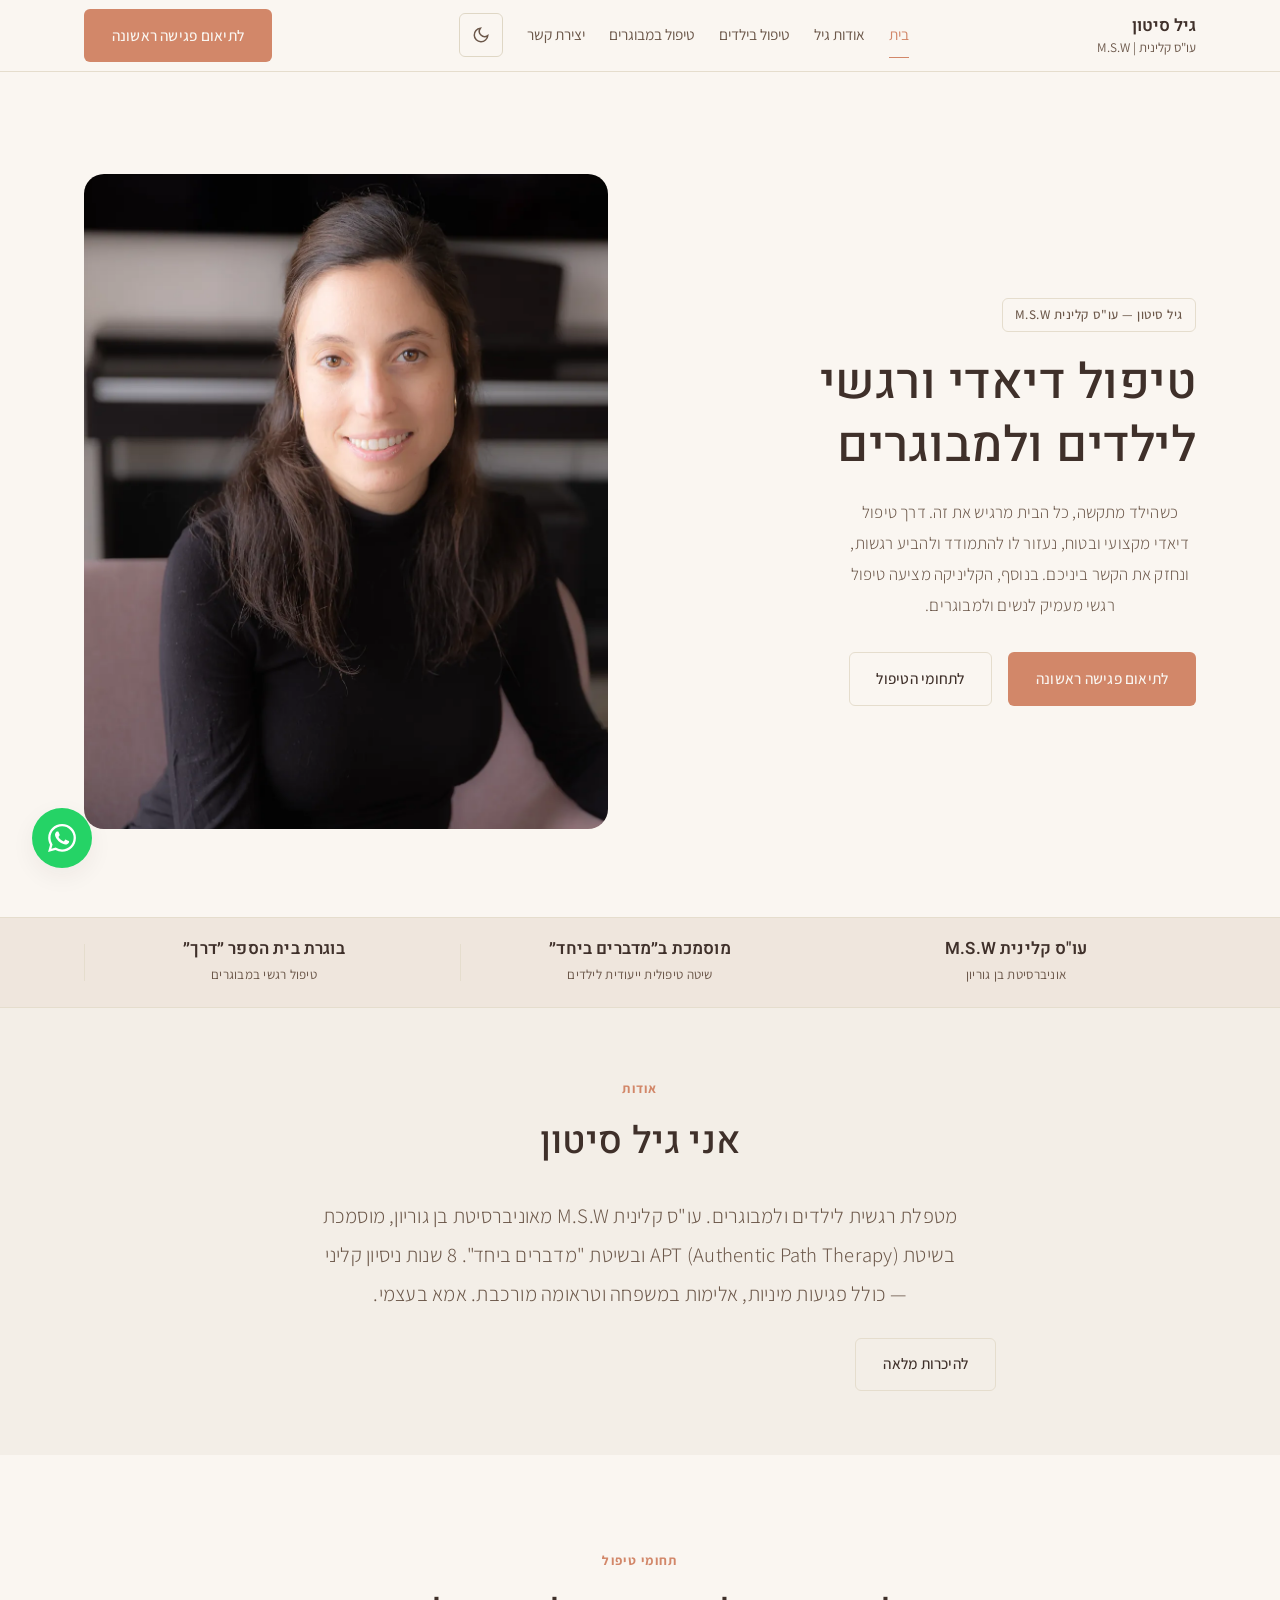
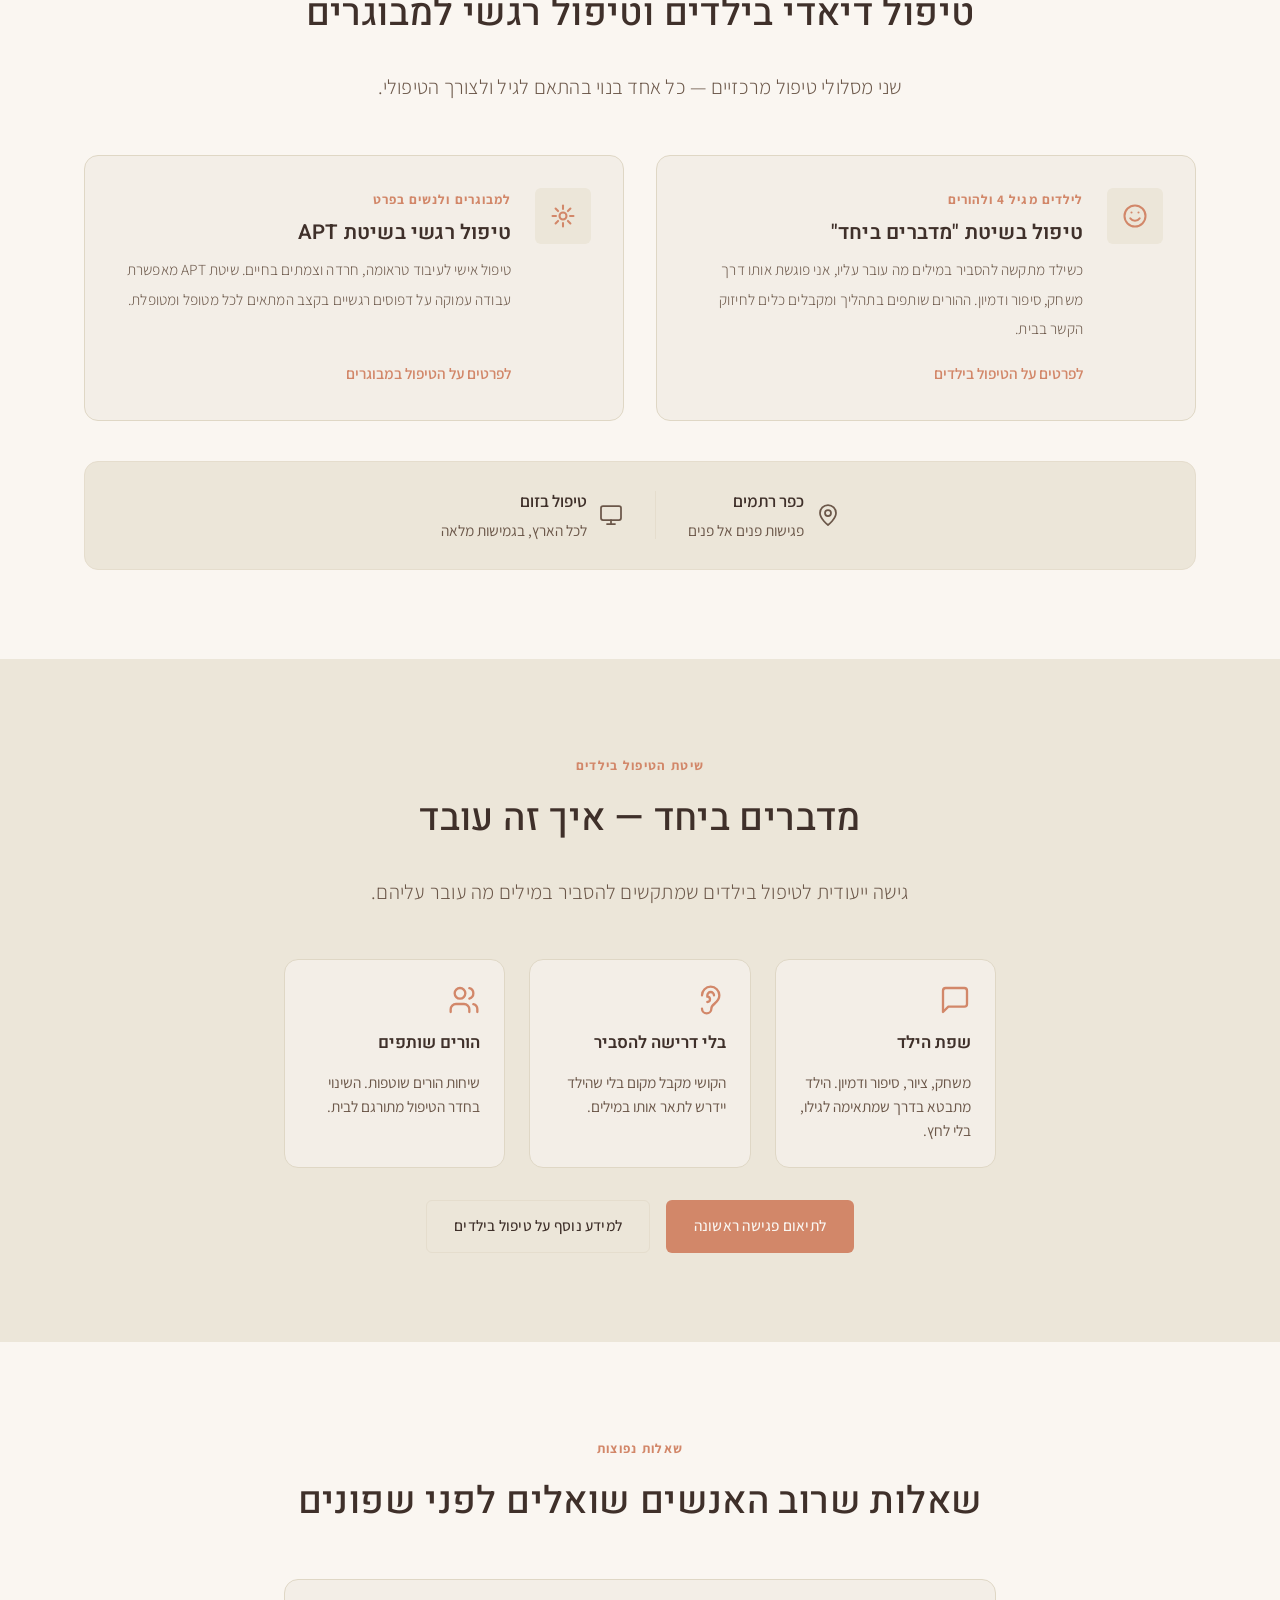
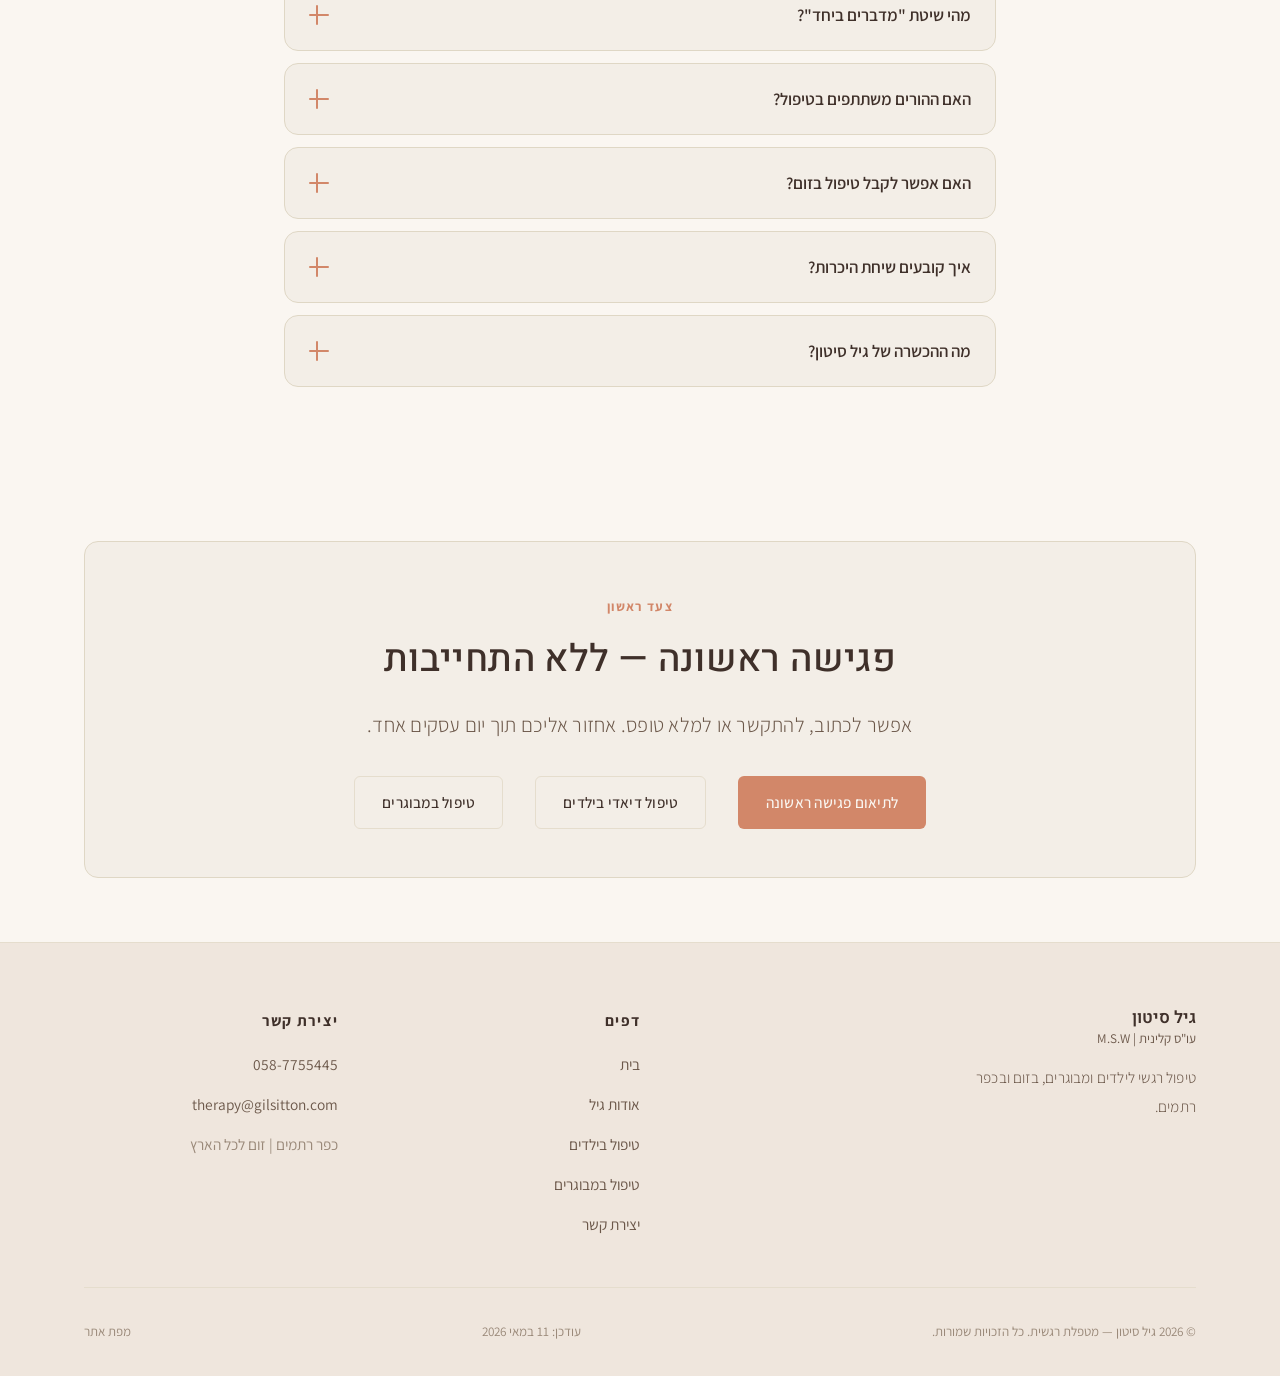
<file: index.html>
<!DOCTYPE html>
<html lang="he" dir="rtl">
<head>
  <!-- Google Analytics 4 -->
  <script async src="https://www.googletagmanager.com/gtag/js?id=G-1X5XN4T4SM"></script>
  <script>
    window.dataLayer = window.dataLayer || [];
    function gtag(){dataLayer.push(arguments);}
    gtag('js', new Date());
    gtag('config', 'G-1X5XN4T4SM');
  </script>
  <meta charset="UTF-8">
  <meta name="viewport" content="width=device-width, initial-scale=1.0">
  <title>גיל סיטון — עובדת סוציאלית קלינית M.S.W | טיפול דיאדי בילדים והדרכת הורים</title>
  <meta name="description" content="גיל סיטון, עובדת סוציאלית קלינית M.S.W. מומחית בטיפול דיאדי בילדים, טיפול רגשי לילדים והדרכת הורים. קליניקה מקצועית בזום ובכפר רתמים.">
  <link rel="canonical" href="https://gilsitton.com/">
  <meta property="og:title" content="גיל סיטון — מטפלת רגשית לילדים ומבוגרים">
  <meta property="og:description" content="טיפול רגשי חם ומקצועי בשיטת מדברים ביחד — לילדים מגיל 4 ולמבוגרים. בזום ובמרפאה בכפר רתמים.">
  <meta property="og:image" content="https://gilsitton.com/assets/images/og/home.jpg">
  <meta property="og:locale" content="he_IL">
  <meta property="og:type" content="website">
  <meta name="twitter:card" content="summary_large_image">
  <meta name="twitter:title" content="גיל סיטון — מטפלת רגשית">
  <meta name="twitter:description" content="טיפול רגשי לילדים ומבוגרים בזום ובמרפאה בכפר רתמים.">

  <!-- Geo / Authorship / Crawler hints (SEO + AI search) -->
  <meta name="author" content="גיל סיטון">
  <meta name="geo.region" content="IL">
  <meta name="geo.placename" content="כפר רתמים">
  <meta name="geo.position" content="30.9700;35.1700">
  <meta name="ICBM" content="30.9700, 35.1700">
  <meta name="theme-color" content="#D28769">
  <meta name="robots" content="index, follow, max-image-preview:large, max-snippet:-1, max-video-preview:-1">
  <meta property="article:modified_time" content="2026-05-11">
  <link rel="alternate" hreflang="he-IL" href="https://gilsitton.com/">
  <link rel="alternate" hreflang="x-default" href="https://gilsitton.com/">

  <!-- Fonts -->
  <link rel="preconnect" href="https://fonts.googleapis.com">
  <link rel="preconnect" href="https://fonts.gstatic.com" crossorigin>
  <link rel="stylesheet" href="https://fonts.googleapis.com/css2?family=Heebo:wght@300;400;500;600&family=Assistant:wght@300;400;500&display=swap&subset=hebrew">

  <!-- Favicon -->
  <link rel="icon" type="image/svg+xml" href="assets/images/logo.svg">
  <link rel="apple-touch-icon" href="assets/images/logo.svg">

  <!-- Prevent dark-mode flash: set theme before CSS evaluates -->
  <script>(function(){try{var t=localStorage.getItem('theme');if(t==='dark')document.documentElement.setAttribute('data-theme','dark');}catch(e){}})();</script>

  <!-- Site styles -->
  <link rel="stylesheet" href="assets/css/tokens.css">
  <link rel="stylesheet" href="assets/css/base.css">
  <link rel="stylesheet" href="assets/css/components.css">
</head>
<body>

<a class="skip-link" href="#main-content">דלגו לתוכן הראשי</a>

<!-- NAV -->
<header class="site-nav" role="banner">
  <div class="container nav-inner">
    <a href="index.html" class="nav-logo" aria-label="החלפת מצב תצוגה">
      גיל סיטון
      <span>עו"ס קלינית | M.S.W</span>
    </a>
    <nav class="nav-links" role="navigation" aria-label="החלפת מצב תצוגה">
        <a href="index.html" class="active">בית</a>
      <a href="about.html">אודות גיל</a>
      <a href="children-therapy.html">טיפול בילדים</a>
      <a href="adult-therapy.html">טיפול במבוגרים</a>
      <a href="contact.html">יצירת קשר</a>
        <button class="theme-toggle" aria-label="החלפת מצב תצוגה">
        <svg class="icon-moon" width="18" height="18" viewBox="0 0 24 24" fill="none" stroke="currentColor" stroke-width="2" aria-hidden="true"><path d="M21 12.79A9 9 0 1111.21 3a7 7 0 009.79 9.79z"/></svg>
        <svg class="icon-sun" width="18" height="18" viewBox="0 0 24 24" fill="none" stroke="currentColor" stroke-width="2" aria-hidden="true"><circle cx="12" cy="12" r="5"/><line x1="12" y1="1" x2="12" y2="3"/><line x1="12" y1="21" x2="12" y2="23"/><line x1="4.22" y1="4.22" x2="5.64" y2="5.64"/><line x1="18.36" y1="18.36" x2="19.78" y2="19.78"/><line x1="1" y1="12" x2="3" y2="12"/><line x1="21" y1="12" x2="23" y2="12"/></svg>
      </button>
      </nav>
    <div class="nav-actions">
      
      <a href="contact.html" class="btn btn-primary">לתיאום פגישה ראשונה</a>
      <button class="hamburger" aria-expanded="false" aria-label="החלפת מצב תצוגה" aria-controls="mobile-nav">
        <span></span><span></span><span></span>
      </button>
    </div>
  </div>
</header>
<nav class="mobile-nav" id="mobile-nav" aria-label="החלפת מצב תצוגה">
    <a href="index.html">בית</a>
  <a href="about.html">אודות גיל</a>
  <a href="children-therapy.html">טיפול בילדים</a>
  <a href="adult-therapy.html">טיפול במבוגרים</a>
  <a href="contact.html">יצירת קשר</a>
  <a href="contact.html" class="btn btn-primary mt-4">לתיאום פגישה ראשונה</a>
    <button class="theme-toggle" aria-label="החלפת מצב תצוגה" style="justify-content:flex-start;padding-inline:0;gap:8px;">
    <svg class="icon-moon" width="18" height="18" viewBox="0 0 24 24" fill="none" stroke="currentColor" stroke-width="2" aria-hidden="true"><path d="M21 12.79A9 9 0 1111.21 3a7 7 0 009.79 9.79z"/></svg>
    <svg class="icon-sun" width="18" height="18" viewBox="0 0 24 24" fill="none" stroke="currentColor" stroke-width="2" aria-hidden="true"><circle cx="12" cy="12" r="5"/><line x1="12" y1="1" x2="12" y2="3"/><line x1="12" y1="21" x2="12" y2="23"/><line x1="4.22" y1="4.22" x2="5.64" y2="5.64"/><line x1="18.36" y1="18.36" x2="19.78" y2="19.78"/><line x1="1" y1="12" x2="3" y2="12"/><line x1="21" y1="12" x2="23" y2="12"/></svg>
    <span style="font-size:var(--text-lg);font-weight:600;color:var(--color-text);">מצב תצוגה</span>
  </button>
  </nav>
<main id="main-content">

  <!-- ============ HERO ============ -->
  <section class="hero" aria-labelledby="hero-heading">
    <div class="container hero-inner">
      <div class="hero-content">
        <div class="hero-badge">גיל סיטון — עו"ס קלינית M.S.W</div>
        <h1 class="hero-title" id="hero-heading">
          טיפול דיאדי ורגשי לילדים ולמבוגרים
        </h1>
        <p class="hero-subtitle">
          כשהילד מתקשה, כל הבית מרגיש את זה. דרך טיפול דיאדי מקצועי ובטוח, נעזור לו להתמודד ולהביע רגשות, ונחזק את הקשר ביניכם. בנוסף, הקליניקה מציעה טיפול רגשי מעמיק לנשים ולמבוגרים.
        </p>
        <div class="hero-actions">
          <a href="contact.html" class="btn btn-primary btn-lg">לתיאום פגישה ראשונה</a>
          <a href="#services-heading" class="btn btn-ghost">לתחומי הטיפול</a>
        </div>
      </div>
      <div class="hero-image">
        <picture>
          <source srcset="assets/images/ui/gil-hero.webp" type="image/webp">
          <img src="assets/images/ui/gil-hero.jpg" alt="גיל סיטון, עובדת סוציאלית קלינית M.S.W מומחית בטיפול דיאדי בילדים, טיפול רגשי לילדים והדרכת הורים" width="480" height="600" loading="eager" fetchpriority="high" decoding="async" style="object-fit:cover;border-radius:var(--radius-2xl);">
        </picture>
      </div>
    </div>
  </section>

  <!-- ============ TRUST STRIP ============ -->
  <section class="trust-strip" aria-label="החלפת מצב תצוגה">
    <div class="container">
      <ul class="trust-strip__list">
        <li class="trust-strip__item">
          <strong>עו"ס קלינית M.S.W</strong>
          <span>אוניברסיטת בן גוריון</span>
        </li>
        <li class="trust-strip__item">
          <strong>מוסמכת ב״מדברים ביחד״</strong>
          <span>שיטה טיפולית ייעודית לילדים</span>
        </li>
        <li class="trust-strip__item">
          <strong>בוגרת בית הספר ״דרך״</strong>
          <span>טיפול רגשי במבוגרים</span>
        </li>
      </ul>
    </div>
  </section>

  <!-- ============ ABOUT TEASER ============ -->
  <section class="section section--sm bg-surface" aria-labelledby="about-teaser-heading">
    <div class="container container--narrow reveal">
      <div class="section-header" style="margin-bottom:var(--space-6);">
        <span class="section-label">אודות</span>
        <h2 class="section-title" id="about-teaser-heading">אני גיל סיטון</h2>
        <p class="section-subtitle" style="max-width:65ch;">
          מטפלת רגשית לילדים ולמבוגרים. עו"ס קלינית M.S.W מאוניברסיטת בן גוריון, מוסמכת בשיטת APT (Authentic Path Therapy) ובשיטת "מדברים ביחד". 8 שנות ניסיון קליני — כולל פגיעות מיניות, אלימות במשפחה וטראומה מורכבת. אמא בעצמי.
        </p>
      </div>
      <a href="about.html" class="btn btn-ghost">להיכרות מלאה</a>
    </div>
  </section>

  <!-- ============ SERVICES ============ -->
  <section class="section" aria-labelledby="services-heading">
    <div class="container">
      <div class="section-header reveal">
        <span class="section-label">תחומי טיפול</span>
        <h2 class="section-title" id="services-heading">טיפול דיאדי בילדים וטיפול רגשי למבוגרים</h2>
        <p class="section-subtitle">שני מסלולי טיפול מרכזיים — כל אחד בנוי בהתאם לגיל ולצורך הטיפולי.</p>
      </div>

      <div class="services-showcase">
        <a href="children-therapy.html" class="service-showcase-card reveal">
          <div class="service-showcase-card__icon" aria-hidden="true">
            <svg viewBox="0 0 24 24" fill="none" stroke="currentColor" stroke-width="1.75" stroke-linecap="round" stroke-linejoin="round"><circle cx="12" cy="12" r="9"/><path d="M8 14s1.5 2 4 2 4-2 4-2"/><line x1="9" y1="9" x2="9.01" y2="9"/><line x1="15" y1="9" x2="15.01" y2="9"/></svg>
          </div>
          <div class="service-showcase-card__body">
            <div class="service-showcase-card__label">לילדים מגיל 4 ולהורים</div>
            <h3 class="service-showcase-card__title">טיפול בשיטת "מדברים ביחד"</h3>
            <p class="service-showcase-card__desc">
              כשילד מתקשה להסביר במילים מה עובר עליו, אני פוגשת אותו דרך משחק, סיפור ודמיון. ההורים שותפים בתהליך ומקבלים כלים לחיזוק הקשר בבית.
            </p>
            <span class="service-showcase-card__cta">לפרטים על הטיפול בילדים</span>
          </div>
        </a>

        <a href="adult-therapy.html" class="service-showcase-card reveal">
          <div class="service-showcase-card__icon" aria-hidden="true">
            <svg viewBox="0 0 24 24" fill="none" stroke="currentColor" stroke-width="1.75" stroke-linecap="round" stroke-linejoin="round"><circle cx="12" cy="12" r="3"/><path d="M12 3v3"/><path d="M12 18v3"/><path d="M21 12h-3"/><path d="M6 12H3"/><path d="M18.36 5.64l-2.12 2.12"/><path d="M7.76 16.24l-2.12 2.12"/><path d="M18.36 18.36l-2.12-2.12"/><path d="M7.76 7.76L5.64 5.64"/></svg>
          </div>
          <div class="service-showcase-card__body">
            <div class="service-showcase-card__label">למבוגרים ולנשים בפרט</div>
            <h3 class="service-showcase-card__title">טיפול רגשי בשיטת APT</h3>
            <p class="service-showcase-card__desc">
              טיפול אישי לעיבוד טראומה, חרדה וצמתים בחיים. שיטת APT מאפשרת עבודה עמוקה על דפוסים רגשיים בקצב המתאים לכל מטופל ומטופלת.
            </p>
            <span class="service-showcase-card__cta">לפרטים על הטיפול במבוגרים</span>
          </div>
        </a>
      </div>

      <!-- location strip -->
      <div class="location-strip reveal">
        <div class="location-item">
          <span class="location-item__icon" aria-hidden="true">
            <svg viewBox="0 0 24 24" fill="none" stroke="currentColor" stroke-width="1.75" stroke-linecap="round" stroke-linejoin="round"><path d="M20 10c0 6-8 12-8 12s-8-6-8-12a8 8 0 0 1 16 0Z"/><circle cx="12" cy="10" r="3"/></svg>
          </span>
          <div>
            <strong>כפר רתמים</strong>
            <span>פגישות פנים אל פנים</span>
          </div>
        </div>
        <div class="location-divider" aria-hidden="true"></div>
        <div class="location-item">
          <span class="location-item__icon" aria-hidden="true">
            <svg viewBox="0 0 24 24" fill="none" stroke="currentColor" stroke-width="1.75" stroke-linecap="round" stroke-linejoin="round"><rect width="20" height="14" x="2" y="3" rx="2"/><line x1="8" x2="16" y1="21" y2="21"/><line x1="12" x2="12" y1="17" y2="21"/></svg>
          </span>
          <div>
            <strong>טיפול בזום</strong>
            <span>לכל הארץ, בגמישות מלאה</span>
          </div>
        </div>
      </div>
    </div>
  </section>

  <!-- ============ מדברים ביחד ============ -->
  <section class="section bg-surface-2" aria-labelledby="medabrim-heading">
    <div class="container container--narrow">
      <div class="section-header reveal">
        <span class="section-label">שיטת הטיפול בילדים</span>
        <h2 class="section-title" id="medabrim-heading">מדברים ביחד — איך זה עובד</h2>
        <p class="section-subtitle">גישה ייעודית לטיפול בילדים שמתקשים להסביר במילים מה עובר עליהם.</p>
      </div>

      <div class="method-pillars reveal">
        <div class="method-pillar">
          <span class="method-pillar__icon" aria-hidden="true">
            <svg viewBox="0 0 24 24" fill="none" stroke="currentColor" stroke-width="1.75" stroke-linecap="round" stroke-linejoin="round"><path d="M21 15a2 2 0 0 1-2 2H7l-4 4V5a2 2 0 0 1 2-2h14a2 2 0 0 1 2 2z"/></svg>
          </span>
          <div class="method-pillar__title">שפת הילד</div>
          <div class="method-pillar__desc">משחק, ציור, סיפור ודמיון. הילד מתבטא בדרך שמתאימה לגילו, בלי לחץ.</div>
        </div>
        <div class="method-pillar">
          <span class="method-pillar__icon" aria-hidden="true">
            <svg viewBox="0 0 24 24" fill="none" stroke="currentColor" stroke-width="1.75" stroke-linecap="round" stroke-linejoin="round"><path d="M6 8.5a6.5 6.5 0 1 1 13 0c0 6-6 6-6 10a3.5 3.5 0 1 1-7 0"/><path d="M15 8.5a2.5 2.5 0 0 0-5 0v1a2 2 0 1 1 0 4"/></svg>
          </span>
          <div class="method-pillar__title">בלי דרישה להסביר</div>
          <div class="method-pillar__desc">הקושי מקבל מקום בלי שהילד יידרש לתאר אותו במילים.</div>
        </div>
        <div class="method-pillar">
          <span class="method-pillar__icon" aria-hidden="true">
            <svg viewBox="0 0 24 24" fill="none" stroke="currentColor" stroke-width="1.75" stroke-linecap="round" stroke-linejoin="round"><path d="M16 21v-2a4 4 0 0 0-4-4H6a4 4 0 0 0-4 4v2"/><circle cx="9" cy="7" r="4"/><path d="M22 21v-2a4 4 0 0 0-3-3.87"/><path d="M16 3.13a4 4 0 0 1 0 7.75"/></svg>
          </span>
          <div class="method-pillar__title">הורים שותפים</div>
          <div class="method-pillar__desc">שיחות הורים שוטפות. השינוי בחדר הטיפול מתורגם לבית.</div>
        </div>
      </div>

      <div class="flex-center-wrap gap-4 mt-8">
        <a href="contact.html" class="btn btn-primary">לתיאום פגישה ראשונה</a>
        <a href="children-therapy.html" class="btn btn-ghost">למידע נוסף על טיפול בילדים</a>
      </div>
    </div>
  </section>

  <!-- ============ FAQ ============ -->
  <section class="section" aria-labelledby="faq-home-heading">
    <div class="container container--narrow">
      <div class="section-header reveal">
        <span class="section-label">שאלות נפוצות</span>
        <h2 class="section-title" id="faq-home-heading">שאלות שרוב האנשים שואלים לפני שפונים</h2>
      </div>
      <div class="faq-list">
        <div class="faq-item reveal">
          <button class="faq-question" aria-expanded="false">
            מהי שיטת "מדברים ביחד"?
            <span class="faq-icon" aria-hidden="true"></span>
          </button>
          <div class="faq-answer" role="region">גישה טיפולית לילדים המשתמשת בשפת הדמיון, הסיפור והמשחק לעיבוד רגשי. הילד מתבטא בדרכו הטבעית — ובכך מגיע לרגשות עמוקים בלי לחץ ובלי עימות ישיר.</div>
        </div>
        <div class="faq-item reveal">
          <button class="faq-question" aria-expanded="false">
            האם ההורים משתתפים בטיפול?
            <span class="faq-icon" aria-hidden="true"></span>
          </button>
          <div class="faq-answer" role="region">כן — ליווי הורים הוא חלק אינטגרלי. לאורך הטיפול נקיים שיחות הורים כדי לשתף, להדריך, ולחזק את הקשר בין ההורה לילד.</div>
        </div>
        <div class="faq-item reveal">
          <button class="faq-question" aria-expanded="false">
            האם אפשר לקבל טיפול בזום?
            <span class="faq-icon" aria-hidden="true"></span>
          </button>
          <div class="faq-answer" role="region">כן — גיל מעניקה טיפול בזום לכל הארץ, לילדים ולמבוגרים כאחד. הטיפול יעיל ומאפשר גמישות מרבית.</div>
        </div>
        <div class="faq-item reveal">
          <button class="faq-question" aria-expanded="false">
            איך קובעים שיחת היכרות?
            <span class="faq-icon" aria-hidden="true"></span>
          </button>
          <div class="faq-answer" role="region">פשוט מאוד — שולחים הודעה בוואטסאפ, מתקשרים, או ממלאים את הטופס. אחרי הפנייה נקבע שיחת היכרות קצרה ללא התחייבות.</div>
        </div>
        <div class="faq-item reveal">
          <button class="faq-question" aria-expanded="false">
            מה ההכשרה של גיל סיטון?
            <span class="faq-icon" aria-hidden="true"></span>
          </button>
          <div class="faq-answer" role="region">גיל היא עובדת סוציאלית קלינית M.S.W, מטפלת מוסמכת בשיטת "מדברים ביחד", ובוגרת בית הספר למטפלים בשיטת "דרך". לצד ההכשרה — גם אמא.</div>
        </div>
      </div>
    </div>
  </section>

  <!-- ============ CTA ============ -->
  <section class="section section--sm" aria-labelledby="cta-home">
    <div class="container">
      <div class="cta-banner reveal">
        <span class="section-label">צעד ראשון</span>
        <h2 class="section-title" id="cta-home">פגישה ראשונה — ללא התחייבות</h2>
        <p class="section-subtitle">אפשר לכתוב, להתקשר או למלא טופס. אחזור אליכם תוך יום עסקים אחד.</p>
        <div class="flex-center-wrap gap-4 mt-8">
          <a href="contact.html" class="btn btn-primary">לתיאום פגישה ראשונה</a>
          <a href="children-therapy.html" class="btn btn-ghost">טיפול דיאדי בילדים</a>
          <a href="adult-therapy.html" class="btn btn-ghost">טיפול במבוגרים</a>
        </div>
      </div>
    </div>
  </section>

</main>

<footer class="site-footer" role="contentinfo">
  <div class="container">
    <div class="footer-inner">
      <div class="footer-brand">
        <a href="index.html" class="nav-logo">גיל סיטון<span>עו"ס קלינית | M.S.W</span></a>
        <p class="footer-desc">טיפול רגשי לילדים ומבוגרים, בזום ובכפר רתמים.</p>
      </div>
      <div>
        <div class="footer-heading">דפים</div>
        <nav class="footer-links" aria-label="החלפת מצב תצוגה">
          <a href="index.html">בית</a>
          <a href="about.html">אודות גיל</a>
          <a href="children-therapy.html">טיפול בילדים</a>
          <a href="adult-therapy.html">טיפול במבוגרים</a>
          <a href="contact.html">יצירת קשר</a>
        </nav>
      </div>
      <div>
        <div class="footer-heading">יצירת קשר</div>
        <div class="footer-links">
          <a href="tel:0587755445">058-7755445</a>
          <a href="mailto:therapy@gilsitton.com">therapy@gilsitton.com</a>
          <span class="text-sm text-faint">כפר רתמים | זום לכל הארץ</span>
        </div>
      </div>
    </div>
    <div class="footer-bottom">
      <span class="footer-copy">© 2026 גיל סיטון — מטפלת רגשית. כל הזכויות שמורות.</span>
      <time datetime="2026-05-11" class="text-xs text-faint">עודכן: 11 במאי 2026</time>
      <a href="sitemap.xml" class="text-xs text-faint">מפת אתר</a>
    </div>
  </div>
</footer>

<script src="assets/js/main.js" defer></script>
<script src="assets/js/schema.js" defer></script>
<a href="https://wa.me/972587755445?text=שלום+גיל,+אני+רוצה+לשמוע+קצת+יותר"
   class="whatsapp-float"
   target="_blank"
   rel="noopener noreferrer"
   aria-label="החלפת מצב תצוגה">
  <svg width="28" height="28" viewBox="0 0 24 24" 
       fill="white" aria-hidden="true">
    <path d="M17.472 14.382c-.297-.149-1.758-.867-2.03-.967-.273-.099-.471-.148-.67.15-.197.297-.767.966-.94 1.164-.173.199-.347.223-.644.075-.297-.15-1.255-.463-2.39-1.475-.883-.788-1.48-1.761-1.653-2.059-.173-.297-.018-.458.13-.606.134-.133.298-.347.446-.52.149-.174.198-.298.298-.497.099-.198.05-.371-.025-.52-.075-.149-.669-1.612-.916-2.207-.242-.579-.487-.5-.669-.51-.173-.008-.371-.01-.57-.01-.198 0-.52.074-.792.372-.272.297-1.04 1.016-1.04 2.479 0 1.462 1.065 2.875 1.213 3.074.149.198 2.096 3.2 5.077 4.487.709.306 1.262.489 1.694.625.712.227 1.36.195 1.871.118.571-.085 1.758-.719 2.006-1.413.248-.694.248-1.289.173-1.413-.074-.124-.272-.198-.57-.347m-5.421 7.403h-.004a9.87 9.87 0 01-5.031-1.378l-.361-.214-3.741.982.998-3.648-.235-.374a9.86 9.86 0 01-1.51-5.26c.001-5.45 4.436-9.884 9.888-9.884 2.64 0 5.122 1.03 6.988 2.898a9.825 9.825 0 012.893 6.994c-.003 5.45-4.437 9.884-9.885 9.884m8.413-18.297A11.815 11.815 0 0012.05 0C5.495 0 .16 5.335.157 11.892c0 2.096.547 4.142 1.588 5.945L.057 24l6.305-1.654a11.882 11.882 0 005.683 1.448h.005c6.554 0 11.89-5.335 11.893-11.893a11.821 11.821 0 00-3.48-8.413Z" />
  </svg>
</a>

<!-- Mobile Sticky CTA — single WhatsApp button -->
<div class="mobile-sticky-cta mobile-sticky-cta--single" role="complementary" aria-label="החלפת מצב תצוגה">
  <a href="https://wa.me/972587755445?text=שלום+גיל,+אני+רוצה+לתאם+פגישה+ראשונה"
     class="mobile-sticky-cta__btn mobile-sticky-cta__btn--whatsapp"
     target="_blank" rel="noopener noreferrer" aria-label="החלפת מצב תצוגה">
    <svg width="18" height="18" viewBox="0 0 24 24" fill="currentColor" aria-hidden="true"><path d="M17.472 14.382c-.297-.149-1.758-.867-2.03-.967-.273-.099-.471-.148-.67.15-.197.297-.767.966-.94 1.164-.173.199-.347.223-.644.075-.297-.15-1.255-.463-2.39-1.475-.883-.788-1.48-1.761-1.653-2.059-.173-.297-.018-.458.13-.606.134-.133.298-.347.446-.52.149-.174.198-.298.298-.497.099-.198.05-.371-.025-.52-.075-.149-.669-1.612-.916-2.207-.242-.579-.487-.5-.669-.51-.173-.008-.371-.01-.57-.01-.198 0-.52.074-.792.372-.272.297-1.04 1.016-1.04 2.479 0 1.462 1.065 2.875 1.213 3.074.149.198 2.096 3.2 5.077 4.487.709.306 1.262.489 1.694.625.712.227 1.36.195 1.871.118.571-.085 1.758-.719 2.006-1.413.248-.694.248-1.289.173-1.413-.074-.124-.272-.198-.57-.347m-5.421 7.403h-.004a9.87 9.87 0 01-5.031-1.378l-.361-.214-3.741.982.998-3.648-.235-.374a9.86 9.86 0 01-1.51-5.26c.001-5.45 4.436-9.884 9.888-9.884 2.64 0 5.122 1.03 6.988 2.898a9.825 9.825 0 012.893 6.994c-.003 5.45-4.437 9.884-9.885 9.884m8.413-18.297A11.815 11.815 0 0012.05 0C5.495 0 .16 5.335.157 11.892c0 2.096.547 4.142 1.588 5.945L.057 24l6.305-1.654a11.882 11.882 0 005.683 1.448h.005c6.554 0 11.89-5.335 11.893-11.893a11.821 11.821 0 00-3.48-8.413Z"/></svg>
    לתיאום פגישה ראשונה
  </a>
</div>
</body>
</html>
</file>
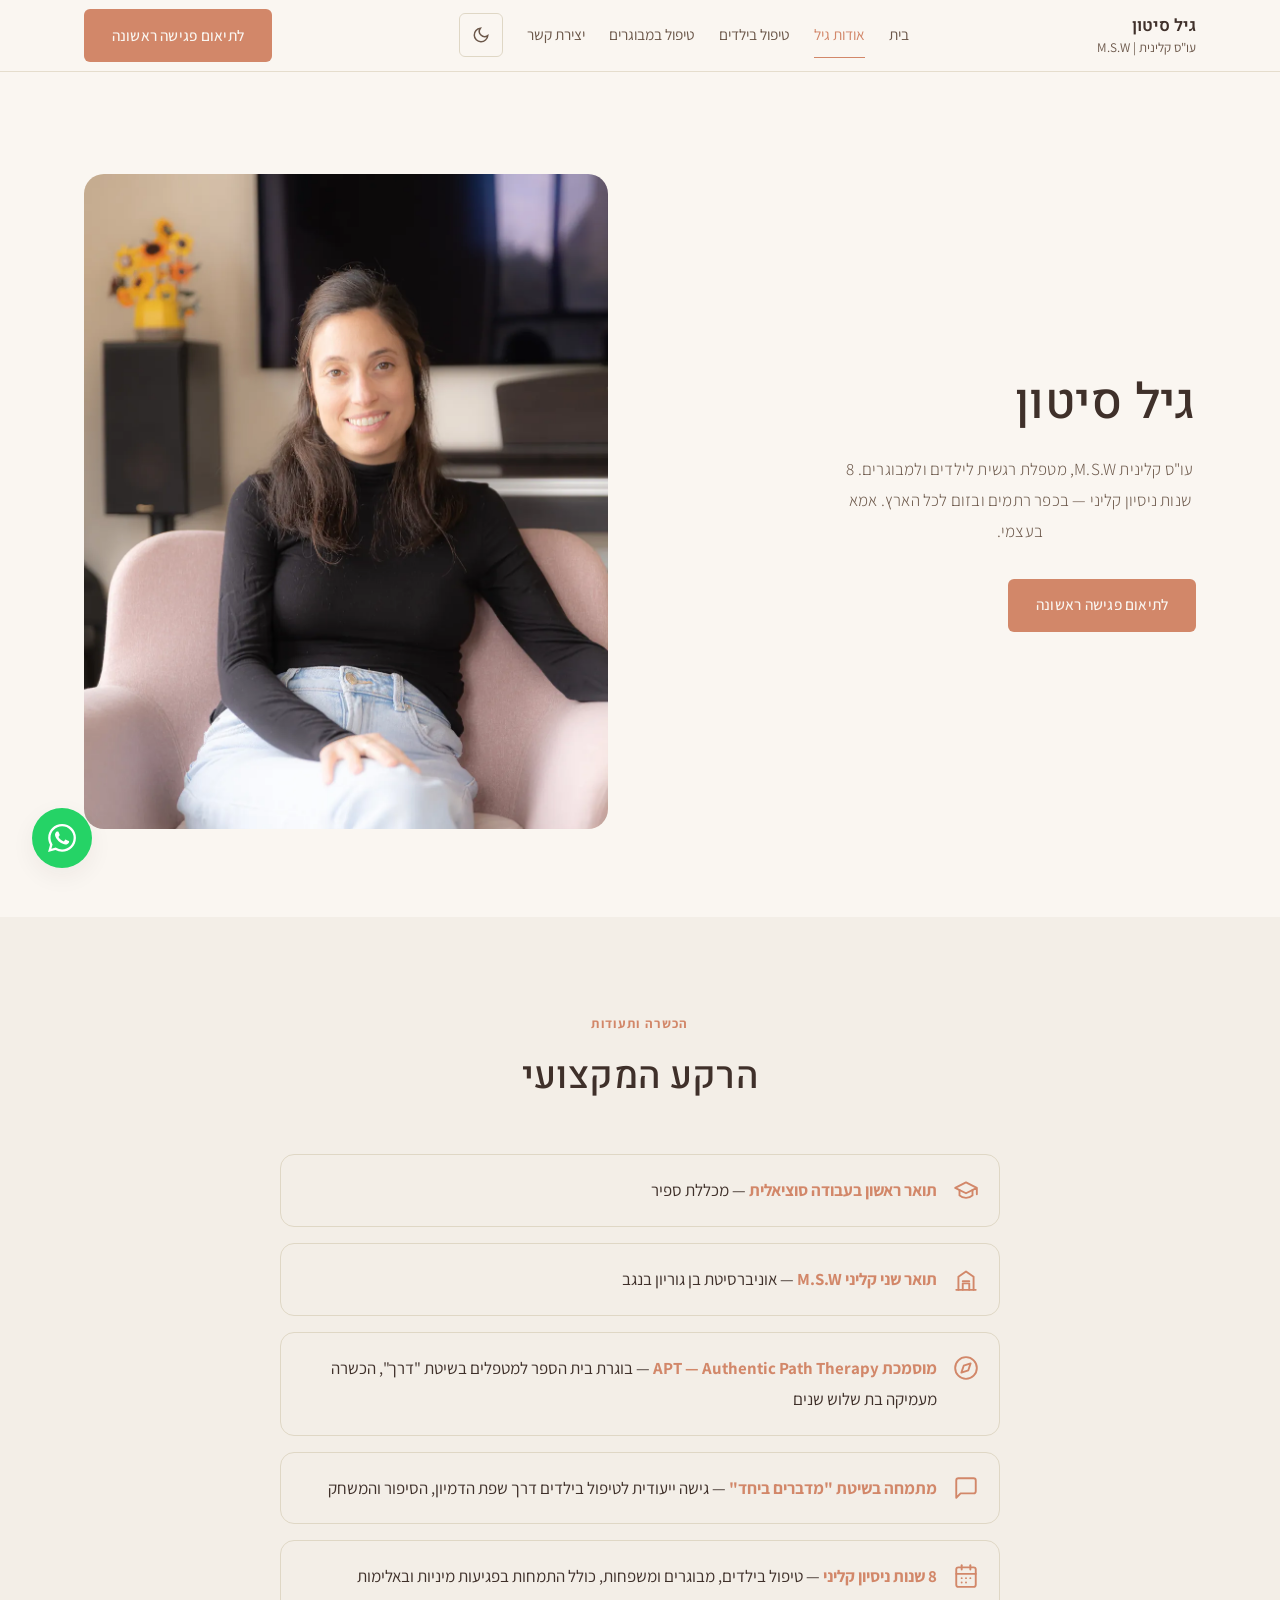
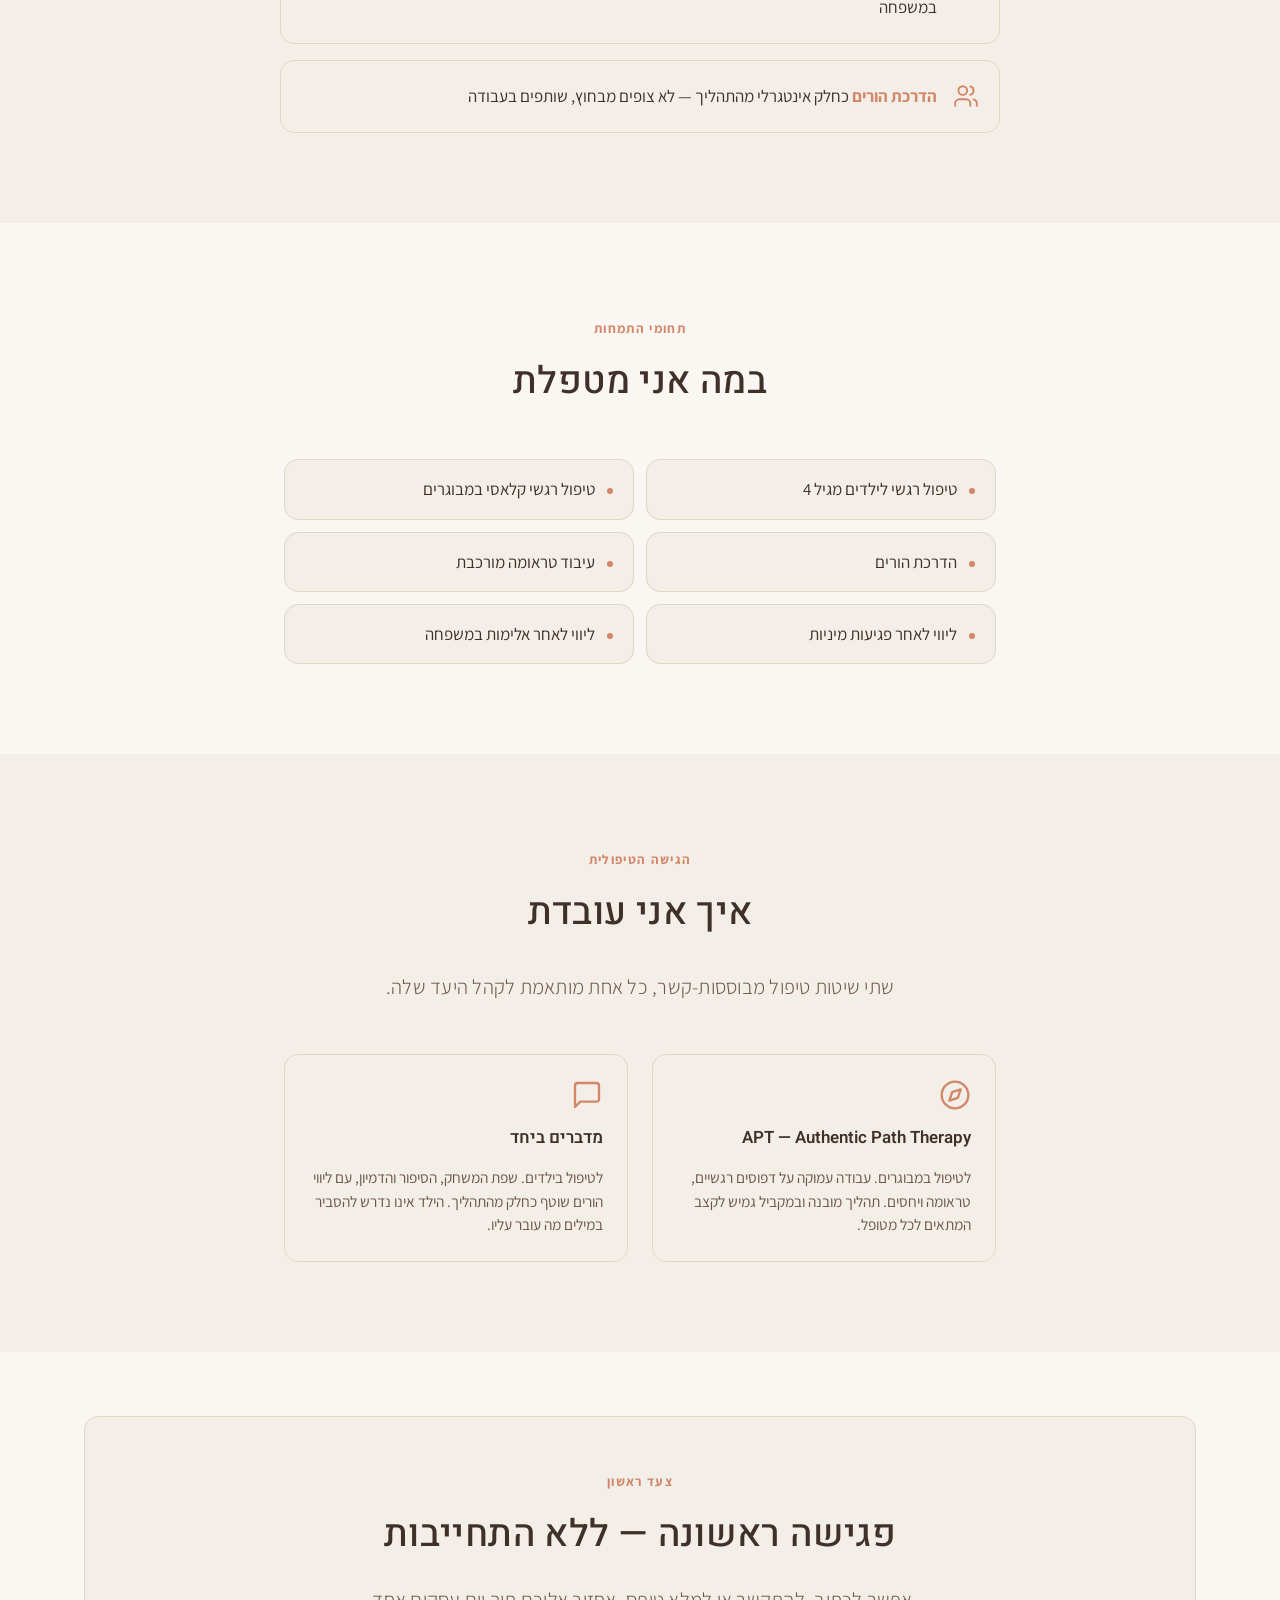
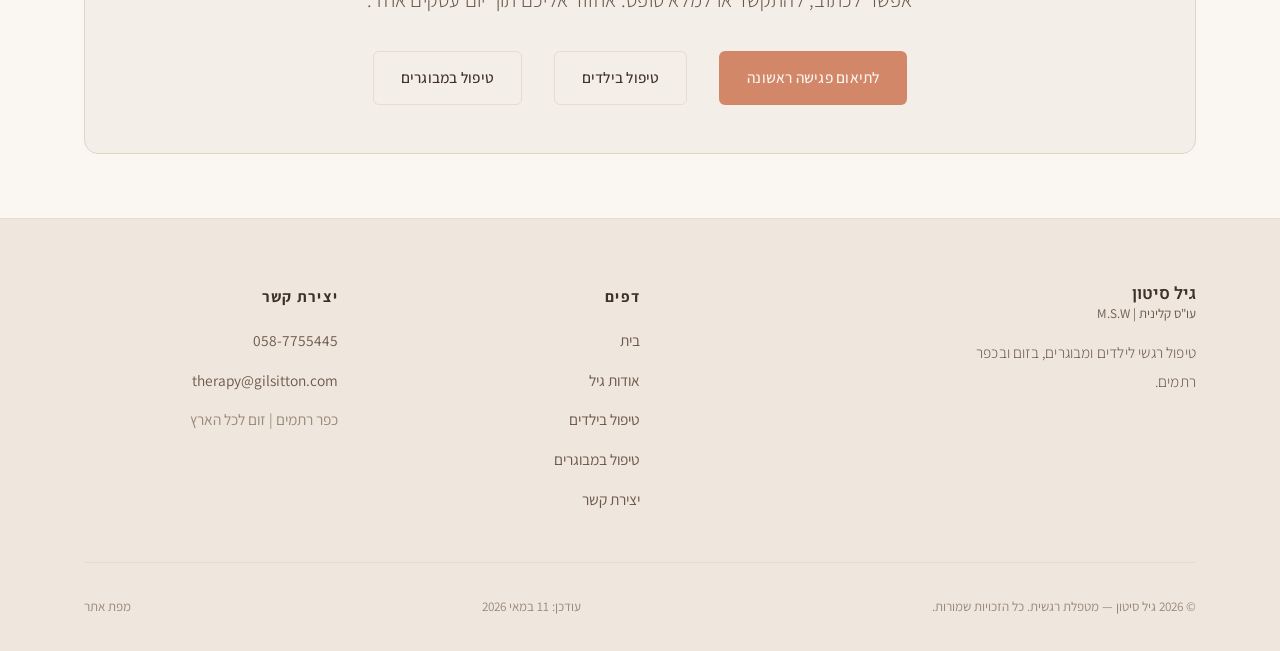
<file: about.html>
<!DOCTYPE html>
<html lang="he" dir="rtl">
<head>
  <!-- Google Analytics 4 -->
  <script async src="https://www.googletagmanager.com/gtag/js?id=G-1X5XN4T4SM"></script>
  <script>
    window.dataLayer = window.dataLayer || [];
    function gtag(){dataLayer.push(arguments);}
    gtag('js', new Date());
    gtag('config', 'G-1X5XN4T4SM');
  </script>
  <meta charset="UTF-8">
  <meta name="viewport" content="width=device-width, initial-scale=1.0">
  <title>אודות גיל סיטון — עובדת סוציאלית קלינית M.S.W ומטפלת רגשית</title>
  <meta name="description" content="גיל סיטון — עובדת סוציאלית קלינית M.S.W מאוניברסיטת בן גוריון. מוסמכת APT ושיטת מדברים ביחד, עם 8 שנות ניסיון קליני כולל התמחות בפגיעות מיניות ואלימות במשפחה. טיפול בכפר רתמים ובזום.">
  <link rel="canonical" href="https://gilsitton.com/about.html">
  <meta property="og:title" content="אודות גיל סיטון — מטפלת רגשית">
  <meta property="og:description" content="הכירו את גיל סיטון — עובדת סוציאלית קלינית, מטפלת בשיטת מדברים ביחד, ואמא. גישה חמה, אנושית ומקצועית.">
  <meta property="og:image" content="https://gilsitton.com/assets/images/og/about.jpg">
  <meta property="og:locale" content="he_IL">
  <meta property="og:type" content="website">
  <meta name="twitter:card" content="summary_large_image">

  <!-- Geo / Authorship / Crawler hints (SEO + AI search) -->
  <meta name="author" content="גיל סיטון">
  <meta name="geo.region" content="IL">
  <meta name="geo.placename" content="כפר רתמים">
  <meta name="geo.position" content="30.9700;35.1700">
  <meta name="ICBM" content="30.9700, 35.1700">
  <meta name="theme-color" content="#D28769">
  <meta name="robots" content="index, follow, max-image-preview:large, max-snippet:-1, max-video-preview:-1">
  <meta property="article:modified_time" content="2026-05-11">
  <link rel="alternate" hreflang="he-IL" href="https://gilsitton.com/about.html">

  <!-- Fonts -->
  <link rel="preconnect" href="https://fonts.googleapis.com">
  <link rel="preconnect" href="https://fonts.gstatic.com" crossorigin>
  <link rel="stylesheet" href="https://fonts.googleapis.com/css2?family=Heebo:wght@300;400;500;600&family=Assistant:wght@300;400;500&display=swap&subset=hebrew">

  <!-- Favicon -->
  <link rel="icon" type="image/svg+xml" href="assets/images/logo.svg">
  <link rel="apple-touch-icon" href="assets/images/logo.svg">

  <!-- Prevent dark-mode flash: set theme before CSS evaluates -->
  <script>(function(){try{var t=localStorage.getItem('theme');if(t==='dark')document.documentElement.setAttribute('data-theme','dark');}catch(e){}})();</script>

  <!-- Site styles -->
  <link rel="stylesheet" href="assets/css/tokens.css">
  <link rel="stylesheet" href="assets/css/base.css">
  <link rel="stylesheet" href="assets/css/components.css">
</head>
<body>
<a class="skip-link" href="#main-content">דלגו לתוכן הראשי</a>

<header class="site-nav" role="banner">
  <div class="container nav-inner">
    <a href="index.html" class="nav-logo">גיל סיטון<span>עו"ס קלינית | M.S.W</span></a>
    <nav class="nav-links" role="navigation" aria-label="החלפת מצב תצוגה">
        <a href="index.html">בית</a>
      <a href="about.html" class="active">אודות גיל</a>
      <a href="children-therapy.html">טיפול בילדים</a>
      <a href="adult-therapy.html">טיפול במבוגרים</a>
      <a href="contact.html">יצירת קשר</a>
        <button class="theme-toggle" aria-label="החלפת מצב תצוגה">
        <svg class="icon-moon" width="18" height="18" viewBox="0 0 24 24" fill="none" stroke="currentColor" stroke-width="2" aria-hidden="true"><path d="M21 12.79A9 9 0 1111.21 3a7 7 0 009.79 9.79z"/></svg>
        <svg class="icon-sun" width="18" height="18" viewBox="0 0 24 24" fill="none" stroke="currentColor" stroke-width="2" aria-hidden="true"><circle cx="12" cy="12" r="5"/><line x1="12" y1="1" x2="12" y2="3"/><line x1="12" y1="21" x2="12" y2="23"/><line x1="4.22" y1="4.22" x2="5.64" y2="5.64"/><line x1="18.36" y1="18.36" x2="19.78" y2="19.78"/><line x1="1" y1="12" x2="3" y2="12"/><line x1="21" y1="12" x2="23" y2="12"/></svg>
      </button>
      </nav>
    <div class="nav-actions">
      
      <a href="contact.html" class="btn btn-primary">לתיאום פגישה ראשונה</a>
      <button class="hamburger" aria-expanded="false" aria-label="החלפת מצב תצוגה" aria-controls="mobile-nav"><span></span><span></span><span></span></button>
    </div>
  </div>
</header>
<nav class="mobile-nav" id="mobile-nav" aria-label="החלפת מצב תצוגה">
    <a href="index.html">בית</a><a href="about.html">אודות גיל</a><a href="children-therapy.html">טיפול בילדים</a><a href="adult-therapy.html">טיפול במבוגרים</a><a href="contact.html">יצירת קשר</a>
  <a href="contact.html" class="btn btn-primary mt-4">לתיאום פגישה ראשונה</a>
    <button class="theme-toggle" aria-label="החלפת מצב תצוגה" style="justify-content:flex-start;padding-inline:0;gap:8px;">
    <svg class="icon-moon" width="18" height="18" viewBox="0 0 24 24" fill="none" stroke="currentColor" stroke-width="2" aria-hidden="true"><path d="M21 12.79A9 9 0 1111.21 3a7 7 0 009.79 9.79z"/></svg>
    <svg class="icon-sun" width="18" height="18" viewBox="0 0 24 24" fill="none" stroke="currentColor" stroke-width="2" aria-hidden="true"><circle cx="12" cy="12" r="5"/><line x1="12" y1="1" x2="12" y2="3"/><line x1="12" y1="21" x2="12" y2="23"/><line x1="4.22" y1="4.22" x2="5.64" y2="5.64"/><line x1="18.36" y1="18.36" x2="19.78" y2="19.78"/><line x1="1" y1="12" x2="3" y2="12"/><line x1="21" y1="12" x2="23" y2="12"/></svg>
    <span style="font-size:var(--text-lg);font-weight:600;color:var(--color-text);">מצב תצוגה</span>
  </button>
  </nav>
<main id="main-content">

  <!-- ============ HERO (א — תמונה + שם + תואר + ניסיון) ============ -->
  <section class="hero" aria-labelledby="about-title">
    <div class="container hero-inner">
      <div class="hero-content">
        
        
        <h1 class="hero-title" id="about-title">גיל סיטון</h1>
        <p class="hero-subtitle">
          עו"ס קלינית M.S.W, מטפלת רגשית לילדים ולמבוגרים. 8 שנות ניסיון קליני — בכפר רתמים ובזום לכל הארץ. אמא בעצמי.
        </p>
        <div class="hero-actions">
          <a href="https://wa.me/972587755445?text=שלום+גיל,+אני+רוצה+לתאם+פגישה+ראשונה" class="btn btn-primary btn-lg">לתיאום פגישה ראשונה</a>
        </div>
      </div>
      <div class="hero-image">
        <picture>
          <source srcset="assets/images/ui/gil-about.webp" type="image/webp">
          <img src="assets/images/ui/gil-about.jpg" alt="גיל סיטון יושבת בקליניקה — סביבה טיפולית קשובה ורגועה" width="480" height="540" loading="eager" fetchpriority="high" decoding="async" style="object-fit:cover;border-radius:var(--radius-2xl);">
        </picture>
      </div>
    </div>
  </section>

  <!-- ============ CREDENTIALS (ב — הכשרות ותעודות) ============ -->
  <section class="section bg-surface" aria-labelledby="cred-heading">
    <div class="container">
      <div class="section-header reveal">
        <span class="section-label">הכשרה ותעודות</span>
        <h2 class="section-title" id="cred-heading">הרקע המקצועי</h2>
      </div>
      <div class="info-list reveal" style="max-width:720px;margin-inline:auto;">

        <div class="info-item">
          <div class="info-item__icon" aria-hidden="true">
            <svg viewBox="0 0 24 24" fill="none" stroke="currentColor" stroke-width="1.75" stroke-linecap="round" stroke-linejoin="round"><path d="M22 10v6M2 10l10-5 10 5-10 5z"/><path d="M6 12v5c3 3 9 3 12 0v-5"/></svg>
          </div>
          <div class="info-item__text">
            <strong>תואר ראשון בעבודה סוציאלית</strong> — מכללת ספיר
          </div>
        </div>

        <div class="info-item">
          <div class="info-item__icon" aria-hidden="true">
            <svg viewBox="0 0 24 24" fill="none" stroke="currentColor" stroke-width="1.75" stroke-linecap="round" stroke-linejoin="round"><path d="M3 22h18"/><path d="M5 22V10l7-5 7 5v12"/><path d="M9 22v-6h6v6"/><path d="M9 14h6"/></svg>
          </div>
          <div class="info-item__text">
            <strong>תואר שני קליני M.S.W</strong> — אוניברסיטת בן גוריון בנגב
          </div>
        </div>

        <div class="info-item">
          <div class="info-item__icon" aria-hidden="true">
            <svg viewBox="0 0 24 24" fill="none" stroke="currentColor" stroke-width="1.75" stroke-linecap="round" stroke-linejoin="round"><circle cx="12" cy="12" r="10"/><polygon points="16.24 7.76 14.12 14.12 7.76 16.24 9.88 9.88 16.24 7.76"/></svg>
          </div>
          <div class="info-item__text">
            <strong>מוסמכת APT — Authentic Path Therapy</strong> — בוגרת בית הספר למטפלים בשיטת "דרך", הכשרה מעמיקה בת שלוש שנים
          </div>
        </div>

        <div class="info-item">
          <div class="info-item__icon" aria-hidden="true">
            <svg viewBox="0 0 24 24" fill="none" stroke="currentColor" stroke-width="1.75" stroke-linecap="round" stroke-linejoin="round"><path d="M21 15a2 2 0 0 1-2 2H7l-4 4V5a2 2 0 0 1 2-2h14a2 2 0 0 1 2 2z"/></svg>
          </div>
          <div class="info-item__text">
            <strong>מתמחה בשיטת "מדברים ביחד"</strong> — גישה ייעודית לטיפול בילדים דרך שפת הדמיון, הסיפור והמשחק
          </div>
        </div>

        <div class="info-item">
          <div class="info-item__icon" aria-hidden="true">
            <svg viewBox="0 0 24 24" fill="none" stroke="currentColor" stroke-width="1.75" stroke-linecap="round" stroke-linejoin="round"><rect x="3" y="4" width="18" height="18" rx="2"/><path d="M16 2v4"/><path d="M8 2v4"/><path d="M3 10h18"/><path d="M8 14h.01"/><path d="M12 14h.01"/><path d="M16 14h.01"/><path d="M8 18h.01"/><path d="M12 18h.01"/></svg>
          </div>
          <div class="info-item__text">
            <strong>8 שנות ניסיון קליני</strong> — טיפול בילדים, מבוגרים ומשפחות, כולל התמחות בפגיעות מיניות ובאלימות במשפחה
          </div>
        </div>

        <div class="info-item">
          <div class="info-item__icon" aria-hidden="true">
            <svg viewBox="0 0 24 24" fill="none" stroke="currentColor" stroke-width="1.75" stroke-linecap="round" stroke-linejoin="round"><path d="M16 21v-2a4 4 0 0 0-4-4H6a4 4 0 0 0-4 4v2"/><circle cx="9" cy="7" r="4"/><path d="M22 21v-2a4 4 0 0 0-3-3.87"/><path d="M16 3.13a4 4 0 0 1 0 7.75"/></svg>
          </div>
          <div class="info-item__text">
            <strong>הדרכת הורים</strong> כחלק אינטגרלי מהתהליך — לא צופים מבחוץ, שותפים בעבודה
          </div>
        </div>

      </div>
    </div>
  </section>

  <!-- ============ SPECIALTIES (ג — תחומי התמחות) ============ -->
  <section class="section" aria-labelledby="spec-heading">
    <div class="container container--narrow">
      <div class="section-header reveal">
        <span class="section-label">תחומי התמחות</span>
        <h2 class="section-title" id="spec-heading">במה אני מטפלת</h2>
      </div>
      <ul class="spec-list reveal">
        <li class="spec-list__item">טיפול רגשי לילדים מגיל 4</li>
        <li class="spec-list__item">טיפול רגשי קלאסי במבוגרים</li>
        <li class="spec-list__item">הדרכת הורים</li>
        <li class="spec-list__item">עיבוד טראומה מורכבת</li>
        <li class="spec-list__item">ליווי לאחר פגיעות מיניות</li>
        <li class="spec-list__item">ליווי לאחר אלימות במשפחה</li>
      </ul>
    </div>
  </section>

  <!-- ============ APPROACH (ד — הגישה הטיפולית) ============ -->
  <section class="section bg-surface" aria-labelledby="approach-heading">
    <div class="container container--narrow">
      <div class="section-header reveal">
        <span class="section-label">הגישה הטיפולית</span>
        <h2 class="section-title" id="approach-heading">איך אני עובדת</h2>
        <p class="section-subtitle">שתי שיטות טיפול מבוססות-קשר, כל אחת מותאמת לקהל היעד שלה.</p>
      </div>

      <div class="method-pillars method-pillars--two reveal">
        <div class="method-pillar">
          <span class="method-pillar__icon" aria-hidden="true">
            <svg viewBox="0 0 24 24" fill="none" stroke="currentColor" stroke-width="1.75" stroke-linecap="round" stroke-linejoin="round"><circle cx="12" cy="12" r="10"/><polygon points="16.24 7.76 14.12 14.12 7.76 16.24 9.88 9.88 16.24 7.76"/></svg>
          </span>
          <div class="method-pillar__title">APT — Authentic Path Therapy</div>
          <div class="method-pillar__desc">לטיפול במבוגרים. עבודה עמוקה על דפוסים רגשיים, טראומה ויחסים. תהליך מובנה ובמקביל גמיש לקצב המתאים לכל מטופל.</div>
        </div>
        <div class="method-pillar">
          <span class="method-pillar__icon" aria-hidden="true">
            <svg viewBox="0 0 24 24" fill="none" stroke="currentColor" stroke-width="1.75" stroke-linecap="round" stroke-linejoin="round"><path d="M21 15a2 2 0 0 1-2 2H7l-4 4V5a2 2 0 0 1 2-2h14a2 2 0 0 1 2 2z"/></svg>
          </span>
          <div class="method-pillar__title">מדברים ביחד</div>
          <div class="method-pillar__desc">לטיפול בילדים. שפת המשחק, הסיפור והדמיון, עם ליווי הורים שוטף כחלק מהתהליך. הילד אינו נדרש להסביר במילים מה עובר עליו.</div>
        </div>
      </div>
    </div>
  </section>

  <!-- ============ CTA (ה) ============ -->
  <section class="section section--sm" aria-labelledby="cta-about">
    <div class="container">
      <div class="cta-banner reveal">
        <span class="section-label">צעד ראשון</span>
        <h2 class="section-title" id="cta-about">פגישה ראשונה — ללא התחייבות</h2>
        <p class="section-subtitle">אפשר לכתוב, להתקשר או למלא טופס. אחזור אליכם תוך יום עסקים אחד.</p>
        <div class="flex-center-wrap gap-4 mt-8">
          <a href="https://wa.me/972587755445?text=שלום+גיל,+אני+רוצה+לתאם+פגישה+ראשונה" class="btn btn-primary" target="_blank" rel="noopener noreferrer">לתיאום פגישה ראשונה</a>
          <a href="children-therapy.html" class="btn btn-ghost">טיפול בילדים</a>
          <a href="adult-therapy.html" class="btn btn-ghost">טיפול במבוגרים</a>
        </div>
      </div>
    </div>
  </section>

</main>

<footer class="site-footer" role="contentinfo">
  <div class="container">
    <div class="footer-inner">
      <div class="footer-brand">
        <a href="index.html" class="nav-logo">גיל סיטון<span>עו"ס קלינית | M.S.W</span></a>
        <p class="footer-desc">טיפול רגשי לילדים ומבוגרים, בזום ובכפר רתמים.</p>
      </div>
      <div>
        <div class="footer-heading">דפים</div>
        <nav class="footer-links" aria-label="החלפת מצב תצוגה"><a href="index.html">בית</a><a href="about.html">אודות גיל</a><a href="children-therapy.html">טיפול בילדים</a><a href="adult-therapy.html">טיפול במבוגרים</a><a href="contact.html">יצירת קשר</a></nav>
      </div>
      <div>
        <div class="footer-heading">יצירת קשר</div>
        <div class="footer-links"><a href="tel:0587755445">058-7755445</a><a href="mailto:therapy@gilsitton.com">therapy@gilsitton.com</a><span class="text-sm text-faint">כפר רתמים | זום לכל הארץ</span></div>
      </div>
    </div>
    <div class="footer-bottom">
      <span class="footer-copy">© 2026 גיל סיטון — מטפלת רגשית. כל הזכויות שמורות.</span>
      <time datetime="2026-05-11" class="text-xs text-faint">עודכן: 11 במאי 2026</time>
      <a href="sitemap.xml" class="text-xs text-faint">מפת אתר</a>
    </div>
  </div>
</footer>
<script src="assets/js/main.js" defer></script>
<script src="assets/js/schema.js" defer></script>
<a href="https://wa.me/972587755445?text=שלום+גיל,+אני+רוצה+לתאם+פגישה+ראשונה"
   class="whatsapp-float"
   target="_blank"
   rel="noopener noreferrer"
   aria-label="החלפת מצב תצוגה">
  <svg width="28" height="28" viewBox="0 0 24 24" fill="white" aria-hidden="true">
    <path d="M17.472 14.382c-.297-.149-1.758-.867-2.03-.967-.273-.099-.471-.148-.67.15-.197.297-.767.966-.94 1.164-.173.199-.347.223-.644.075-.297-.15-1.255-.463-2.39-1.475-.883-.788-1.48-1.761-1.653-2.059-.173-.297-.018-.458.13-.606.134-.133.298-.347.446-.52.149-.174.198-.298.298-.497.099-.198.05-.371-.025-.52-.075-.149-.669-1.612-.916-2.207-.242-.579-.487-.5-.669-.51-.173-.008-.371-.01-.57-.01-.198 0-.52.074-.792.372-.272.297-1.04 1.016-1.04 2.479 0 1.462 1.065 2.875 1.213 3.074.149.198 2.096 3.2 5.077 4.487.709.306 1.262.489 1.694.625.712.227 1.36.195 1.871.118.571-.085 1.758-.719 2.006-1.413.248-.694.248-1.289.173-1.413-.074-.124-.272-.198-.57-.347m-5.421 7.403h-.004a9.87 9.87 0 01-5.031-1.378l-.361-.214-3.741.982.998-3.648-.235-.374a9.86 9.86 0 01-1.51-5.26c.001-5.45 4.436-9.884 9.888-9.884 2.64 0 5.122 1.03 6.988 2.898a9.825 9.825 0 012.893 6.994c-.003 5.45-4.437 9.884-9.885 9.884m8.413-18.297A11.815 11.815 0 0012.05 0C5.495 0 .16 5.335.157 11.892c0 2.096.547 4.142 1.588 5.945L.057 24l6.305-1.654a11.882 11.882 0 005.683 1.448h.005c6.554 0 11.89-5.335 11.893-11.893a11.821 11.821 0 00-3.48-8.413Z" />
  </svg>
</a>

<!-- Mobile Sticky CTA — single WhatsApp button -->
<div class="mobile-sticky-cta mobile-sticky-cta--single" role="complementary" aria-label="החלפת מצב תצוגה">
  <a href="https://wa.me/972587755445?text=שלום+גיל,+אני+רוצה+לתאם+פגישה+ראשונה"
     class="mobile-sticky-cta__btn mobile-sticky-cta__btn--whatsapp"
     target="_blank" rel="noopener noreferrer" aria-label="החלפת מצב תצוגה">
    <svg width="18" height="18" viewBox="0 0 24 24" fill="currentColor" aria-hidden="true"><path d="M17.472 14.382c-.297-.149-1.758-.867-2.03-.967-.273-.099-.471-.148-.67.15-.197.297-.767.966-.94 1.164-.173.199-.347.223-.644.075-.297-.15-1.255-.463-2.39-1.475-.883-.788-1.48-1.761-1.653-2.059-.173-.297-.018-.458.13-.606.134-.133.298-.347.446-.52.149-.174.198-.298.298-.497.099-.198.05-.371-.025-.52-.075-.149-.669-1.612-.916-2.207-.242-.579-.487-.5-.669-.51-.173-.008-.371-.01-.57-.01-.198 0-.52.074-.792.372-.272.297-1.04 1.016-1.04 2.479 0 1.462 1.065 2.875 1.213 3.074.149.198 2.096 3.2 5.077 4.487.709.306 1.262.489 1.694.625.712.227 1.36.195 1.871.118.571-.085 1.758-.719 2.006-1.413.248-.694.248-1.289.173-1.413-.074-.124-.272-.198-.57-.347m-5.421 7.403h-.004a9.87 9.87 0 01-5.031-1.378l-.361-.214-3.741.982.998-3.648-.235-.374a9.86 9.86 0 01-1.51-5.26c.001-5.45 4.436-9.884 9.888-9.884 2.64 0 5.122 1.03 6.988 2.898a9.825 9.825 0 012.893 6.994c-.003 5.45-4.437 9.884-9.885 9.884m8.413-18.297A11.815 11.815 0 0012.05 0C5.495 0 .16 5.335.157 11.892c0 2.096.547 4.142 1.588 5.945L.057 24l6.305-1.654a11.882 11.882 0 005.683 1.448h.005c6.554 0 11.89-5.335 11.893-11.893a11.821 11.821 0 00-3.48-8.413Z"/></svg>
    לתיאום פגישה ראשונה בוואטסאפ
  </a>
</div>
</body>
</html>
</file>
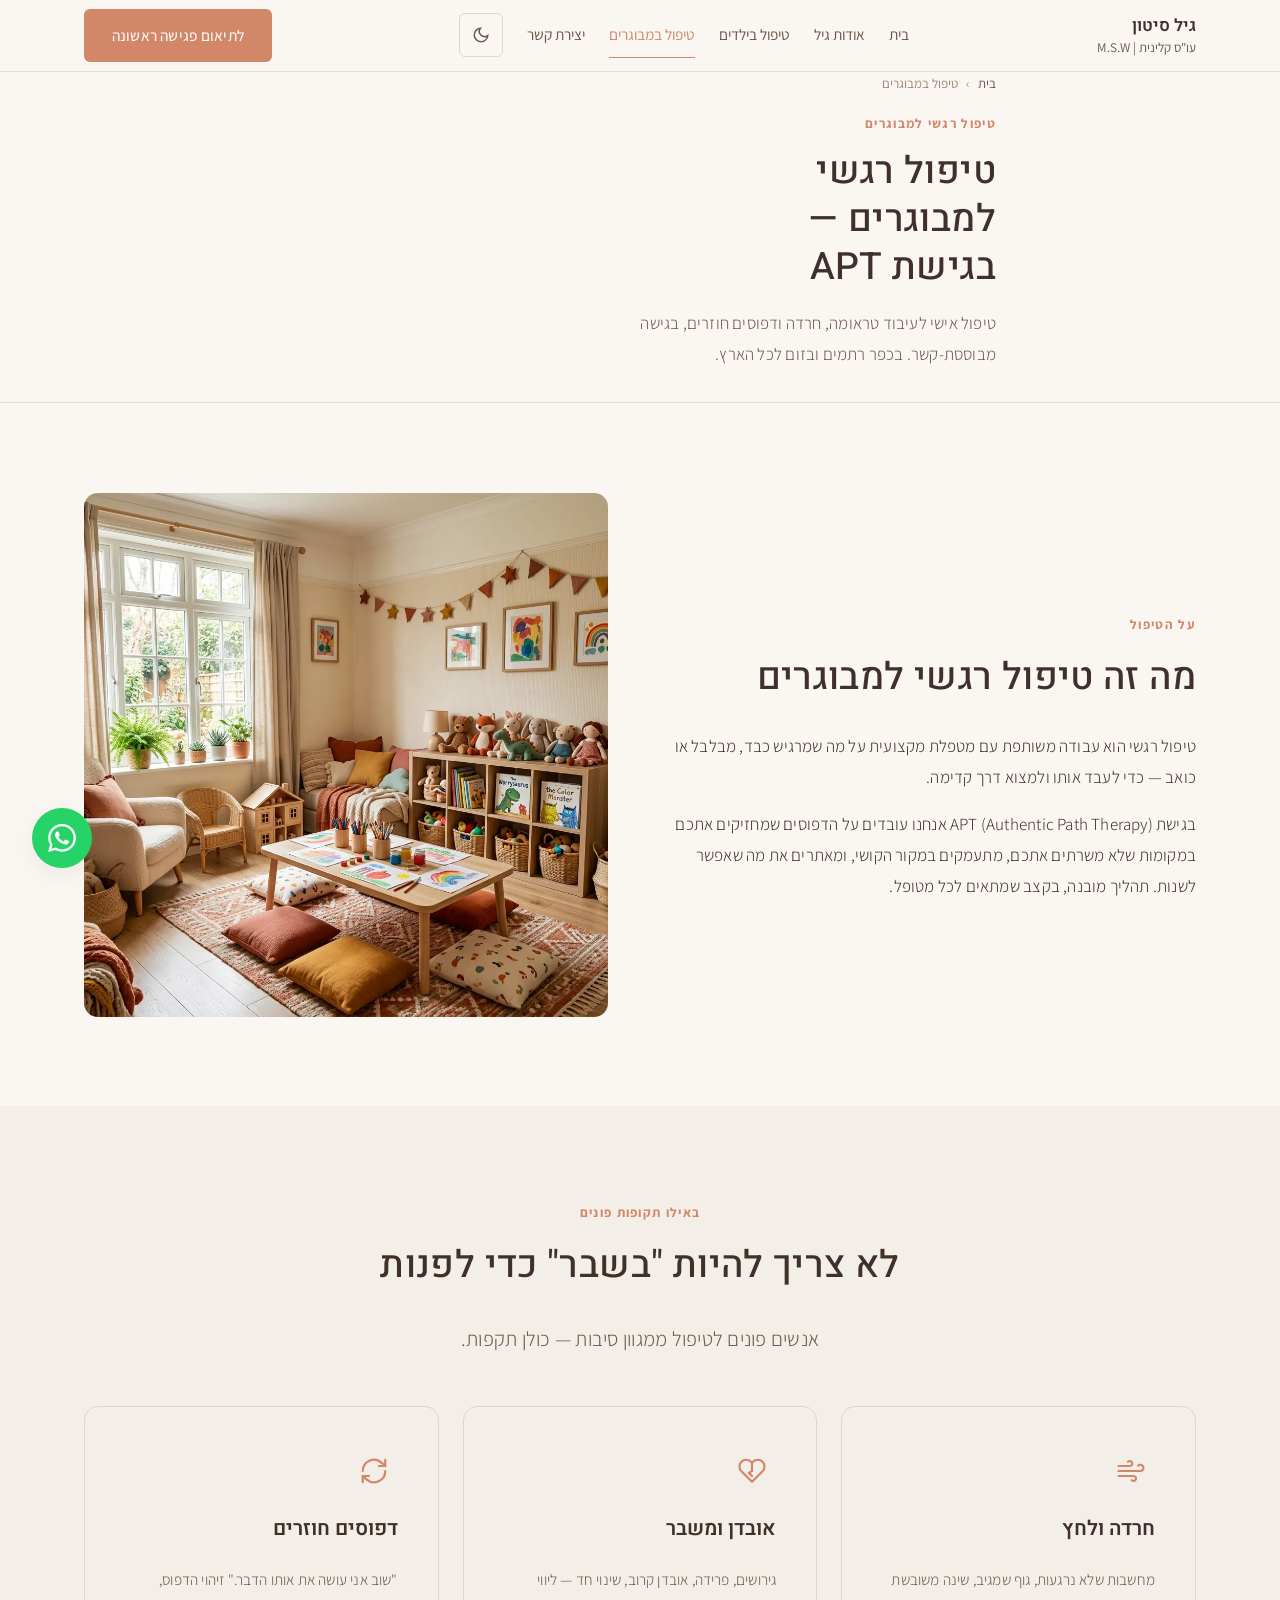
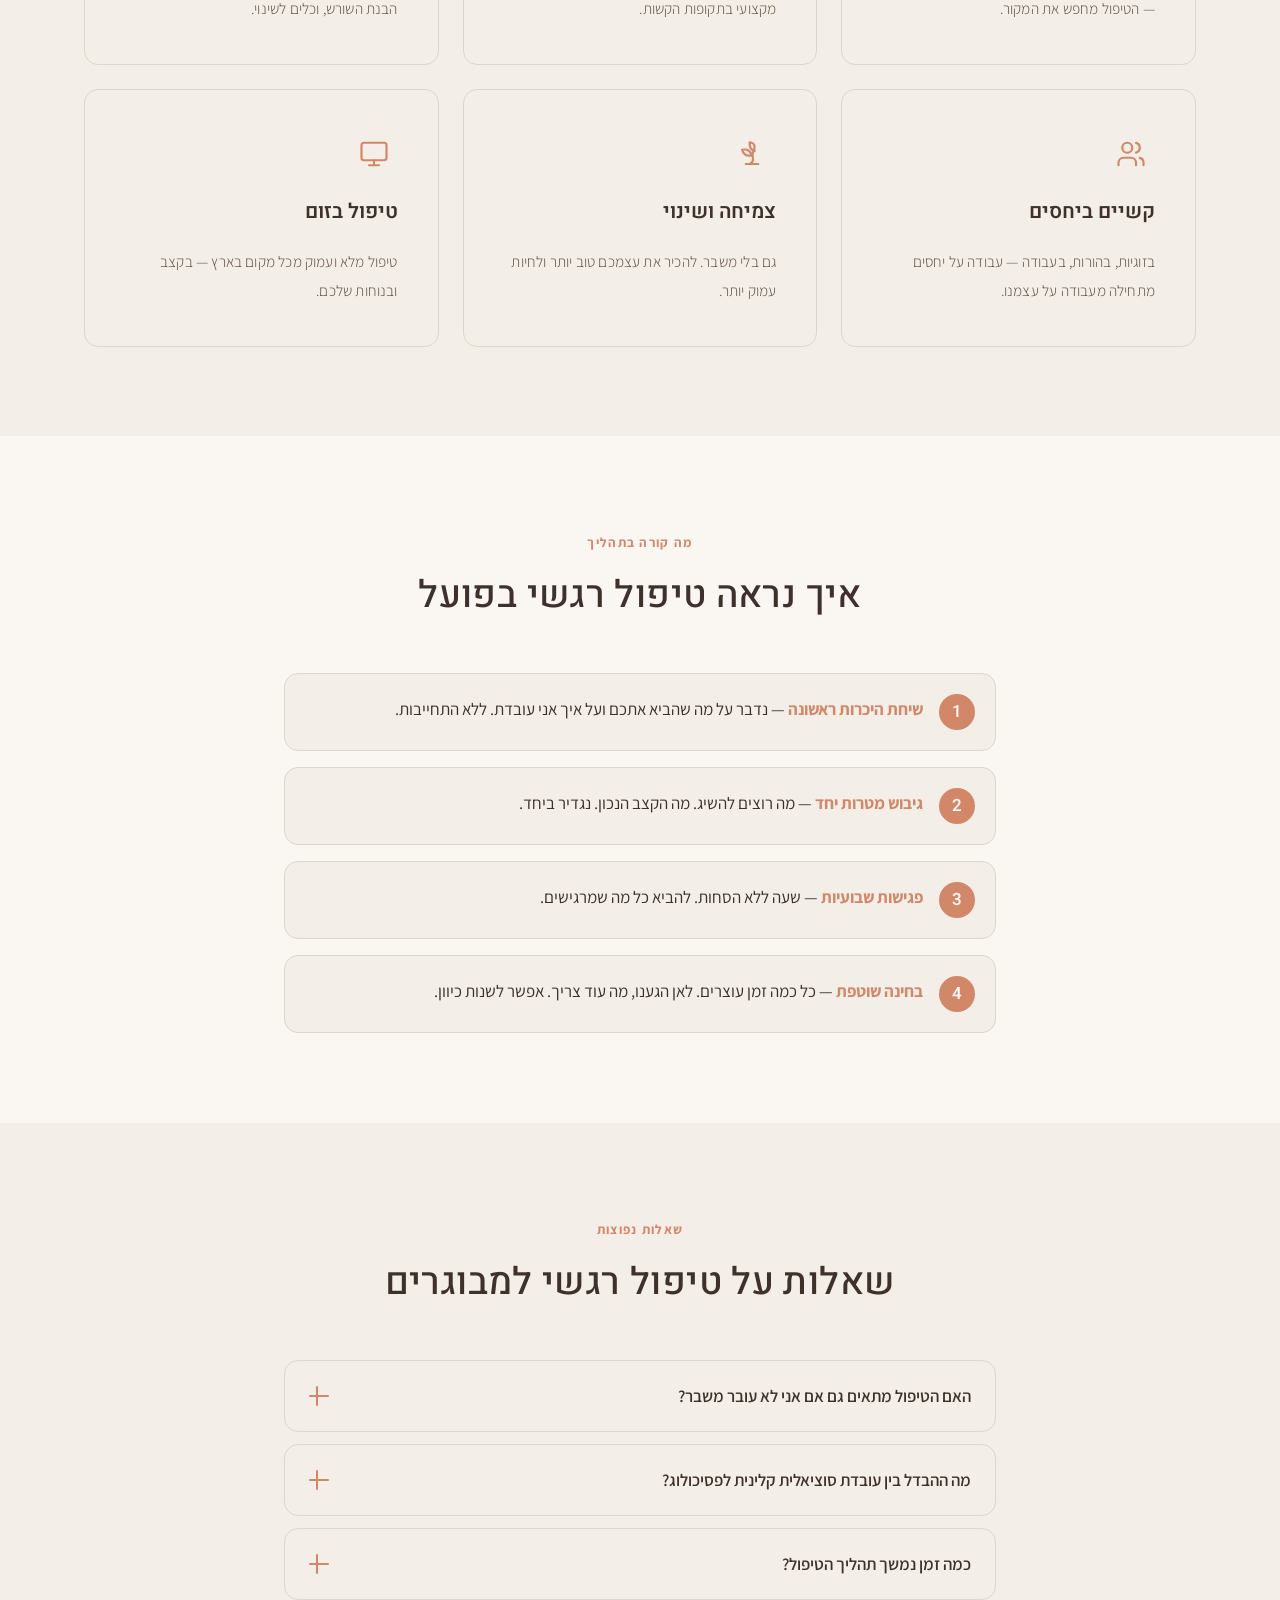
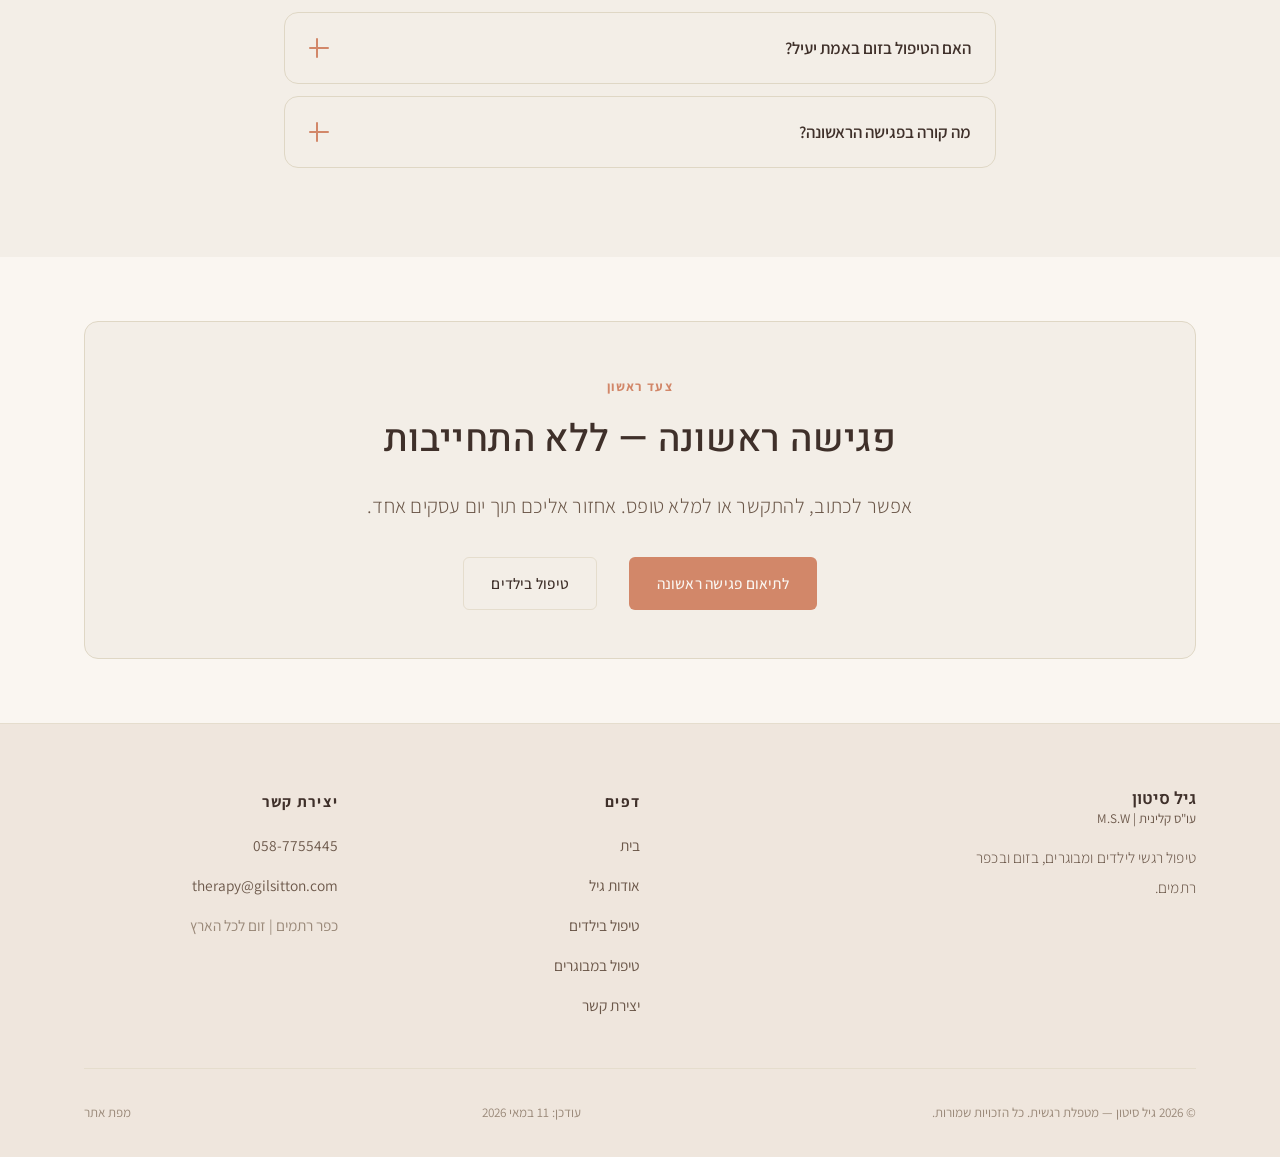
<file: adult-therapy.html>
<!DOCTYPE html>
<html lang="he" dir="rtl">
<head>
  <!-- Google Analytics 4 -->
  <script async src="https://www.googletagmanager.com/gtag/js?id=G-1X5XN4T4SM"></script>
  <script>
    window.dataLayer = window.dataLayer || [];
    function gtag(){dataLayer.push(arguments);}
    gtag('js', new Date());
    gtag('config', 'G-1X5XN4T4SM');
  </script>
  <meta charset="UTF-8">
  <meta name="viewport" content="width=device-width, initial-scale=1.0">
  <title>טיפול רגשי למבוגרים ועיבוד טראומה | גיל סיטון עו"ס קלינית M.S.W</title>
  <meta name="description" content="טיפול רגשי קלאסי למבוגרים ולנשים בשיטת הדרך. מרחב בטוח לעיבוד טראומה, התמודדות רגשית והבנת דפוסים עם גיל סיטון, עובדת סוציאלית קלינית. טיפול בזום ובכפר רתמים.">
  <link rel="canonical" href="https://gilsitton.com/adult-therapy.html">
  <meta property="og:title" content="טיפול רגשי למבוגרים — גיל סיטון">
  <meta property="og:description" content="מרחב בטוח, קשבה אמיתית, ועיבוד רגשי עמוק. טיפול רגשי קלאסי בזום ובכפר רתמים.">
  <meta property="og:image" content="https://gilsitton.com/assets/images/og/adults.jpg">
  <meta property="og:locale" content="he_IL">
  <meta property="og:type" content="website">
  <meta name="twitter:card" content="summary_large_image">

  <!-- Geo / Authorship / Crawler hints (SEO + AI search) -->
  <meta name="author" content="גיל סיטון">
  <meta name="geo.region" content="IL">
  <meta name="geo.placename" content="כפר רתמים">
  <meta name="geo.position" content="30.9700;35.1700">
  <meta name="ICBM" content="30.9700, 35.1700">
  <meta name="theme-color" content="#D28769">
  <meta name="robots" content="index, follow, max-image-preview:large, max-snippet:-1, max-video-preview:-1">
  <meta property="article:modified_time" content="2026-05-11">
  <link rel="alternate" hreflang="he-IL" href="https://gilsitton.com/adult-therapy.html">

  <!-- Fonts -->
  <link rel="preconnect" href="https://fonts.googleapis.com">
  <link rel="preconnect" href="https://fonts.gstatic.com" crossorigin>
  <link rel="stylesheet" href="https://fonts.googleapis.com/css2?family=Heebo:wght@300;400;500;600&family=Assistant:wght@300;400;500&display=swap&subset=hebrew">

  <!-- Favicon -->
  <link rel="icon" type="image/svg+xml" href="assets/images/logo.svg">
  <link rel="apple-touch-icon" href="assets/images/logo.svg">

  <!-- Prevent dark-mode flash: set theme before CSS evaluates -->
  <script>(function(){try{var t=localStorage.getItem('theme');if(t==='dark')document.documentElement.setAttribute('data-theme','dark');}catch(e){}})();</script>

  <!-- Site styles -->
  <link rel="stylesheet" href="assets/css/tokens.css">
  <link rel="stylesheet" href="assets/css/base.css">
  <link rel="stylesheet" href="assets/css/components.css">
</head>
<body>
<a class="skip-link" href="#main-content">דלגו לתוכן הראשי</a>

<header class="site-nav" role="banner">
  <div class="container nav-inner">
    <a href="index.html" class="nav-logo">גיל סיטון<span>עו"ס קלינית | M.S.W</span></a>
    <nav class="nav-links" role="navigation" aria-label="החלפת מצב תצוגה">
        <a href="index.html">בית</a>
      <a href="about.html">אודות גיל</a>
      <a href="children-therapy.html">טיפול בילדים</a>
      <a href="adult-therapy.html" class="active">טיפול במבוגרים</a>
      <a href="contact.html">יצירת קשר</a>
        <button class="theme-toggle" aria-label="החלפת מצב תצוגה">
        <svg class="icon-moon" width="18" height="18" viewBox="0 0 24 24" fill="none" stroke="currentColor" stroke-width="2" aria-hidden="true"><path d="M21 12.79A9 9 0 1111.21 3a7 7 0 009.79 9.79z"/></svg>
        <svg class="icon-sun" width="18" height="18" viewBox="0 0 24 24" fill="none" stroke="currentColor" stroke-width="2" aria-hidden="true"><circle cx="12" cy="12" r="5"/><line x1="12" y1="1" x2="12" y2="3"/><line x1="12" y1="21" x2="12" y2="23"/><line x1="4.22" y1="4.22" x2="5.64" y2="5.64"/><line x1="18.36" y1="18.36" x2="19.78" y2="19.78"/><line x1="1" y1="12" x2="3" y2="12"/><line x1="21" y1="12" x2="23" y2="12"/></svg>
      </button>
      </nav>
    <div class="nav-actions">
      
      <a href="contact.html" class="btn btn-primary">לתיאום פגישה ראשונה</a>
      <button class="hamburger" aria-expanded="false" aria-label="החלפת מצב תצוגה" aria-controls="mobile-nav"><span></span><span></span><span></span></button>
    </div>
  </div>
</header>
<nav class="mobile-nav" id="mobile-nav" aria-label="החלפת מצב תצוגה">
    <a href="index.html">בית</a><a href="about.html">אודות גיל</a><a href="children-therapy.html">טיפול בילדים</a><a href="adult-therapy.html">טיפול במבוגרים</a><a href="contact.html">יצירת קשר</a>
  <a href="contact.html" class="btn btn-primary mt-4">לתיאום פגישה ראשונה</a>
    <button class="theme-toggle" aria-label="החלפת מצב תצוגה" style="justify-content:flex-start;padding-inline:0;gap:8px;">
    <svg class="icon-moon" width="18" height="18" viewBox="0 0 24 24" fill="none" stroke="currentColor" stroke-width="2" aria-hidden="true"><path d="M21 12.79A9 9 0 1111.21 3a7 7 0 009.79 9.79z"/></svg>
    <svg class="icon-sun" width="18" height="18" viewBox="0 0 24 24" fill="none" stroke="currentColor" stroke-width="2" aria-hidden="true"><circle cx="12" cy="12" r="5"/><line x1="12" y1="1" x2="12" y2="3"/><line x1="12" y1="21" x2="12" y2="23"/><line x1="4.22" y1="4.22" x2="5.64" y2="5.64"/><line x1="18.36" y1="18.36" x2="19.78" y2="19.78"/><line x1="1" y1="12" x2="3" y2="12"/><line x1="21" y1="12" x2="23" y2="12"/></svg>
    <span style="font-size:var(--text-lg);font-weight:600;color:var(--color-text);">מצב תצוגה</span>
  </button>
  </nav>
<main id="main-content">

  <!-- ============ PAGE HERO ============ -->
  <section class="page-hero" aria-labelledby="adult-title">
    <div class="container container--narrow">
      <nav class="breadcrumb" aria-label="החלפת מצב תצוגה">
        <a href="index.html">בית</a><span aria-hidden="true">›</span><span aria-current="page">טיפול במבוגרים</span>
      </nav>
      <span class="section-label">טיפול רגשי למבוגרים</span>
      <h1 class="hero-title" id="adult-title">טיפול רגשי למבוגרים — בגישת APT</h1>
      <p class="hero-subtitle">טיפול אישי לעיבוד טראומה, חרדה ודפוסים חוזרים, בגישה מבוססת-קשר. בכפר רתמים ובזום לכל הארץ.</p>
    </div>
  </section>

  <!-- ============ WHAT IS ============ -->
  <section class="section" aria-labelledby="what-adult">
    <div class="container two-col">
      <div class="two-col__content reveal">
        <span class="section-label">על הטיפול</span>
        <h2 class="section-title" id="what-adult">מה זה טיפול רגשי למבוגרים</h2>
        <p class="mb-4">
          טיפול רגשי הוא עבודה משותפת עם מטפלת מקצועית על מה שמרגיש כבד, מבלבל או כואב — כדי לעבד אותו ולמצוא דרך קדימה.
        </p>
        <p>
          בגישת APT (Authentic Path Therapy) אנחנו עובדים על הדפוסים שמחזיקים אתכם במקומות שלא משרתים אתכם, מתעמקים במקור הקושי, ומאתרים את מה שאפשר לשנות. תהליך מובנה, בקצב שמתאים לכל מטופל.
        </p>
      </div>
      <div class="two-col__media reveal">
        <picture>
          <source srcset="assets/images/ui/adult-therapy.webp" type="image/webp">
          <img src="assets/images/ui/adult-therapy.jpg" alt="חדר טיפולי שקט ומכיל — כסאות נוחים, אור טבעי, צמחים" width="480" height="420" loading="lazy" decoding="async">
        </picture>
      </div>
    </div>
  </section>

  <!-- ============ WHEN TO SEEK ============ -->
  <section class="section bg-surface" aria-labelledby="when-adult">
    <div class="container">
      <div class="section-header reveal">
        <span class="section-label">באילו תקופות פונים</span>
        <h2 class="section-title" id="when-adult">לא צריך להיות "בשבר" כדי לפנות</h2>
        <p class="section-subtitle">אנשים פונים לטיפול ממגוון סיבות — כולן תקפות.</p>
      </div>
      <div class="services-grid">
        <div class="service-card reveal">
          <div class="service-card__icon" aria-hidden="true">
            <svg viewBox="0 0 24 24" fill="none" stroke="currentColor" stroke-width="1.75" stroke-linecap="round" stroke-linejoin="round"><path d="M17.7 7.7a2.5 2.5 0 1 1 1.8 4.3H2"/><path d="M9.6 4.6A2 2 0 1 1 11 8H2"/><path d="M12.6 19.4A2 2 0 1 0 14 16H2"/></svg>
          </div>
          <div class="service-card__title">חרדה ולחץ</div>
          <p class="service-card__desc">מחשבות שלא נרגעות, גוף שמגיב, שינה משובשת — הטיפול מחפש את המקור.</p>
        </div>
        <div class="service-card reveal">
          <div class="service-card__icon" aria-hidden="true">
            <svg viewBox="0 0 24 24" fill="none" stroke="currentColor" stroke-width="1.75" stroke-linecap="round" stroke-linejoin="round"><path d="M20.42 4.58a5.4 5.4 0 0 0-7.65 0L12 5.35l-.77-.77a5.4 5.4 0 0 0-7.65 7.65l.77.77L12 20.65l7.65-7.65.77-.77a5.4 5.4 0 0 0 0-7.65z"/><path d="M12 5.35V12l-2.5 1.5L12 16"/></svg>
          </div>
          <div class="service-card__title">אובדן ומשבר</div>
          <p class="service-card__desc">גירושים, פרידה, אובדן קרוב, שינוי חד — ליווי מקצועי בתקופות הקשות.</p>
        </div>
        <div class="service-card reveal">
          <div class="service-card__icon" aria-hidden="true">
            <svg viewBox="0 0 24 24" fill="none" stroke="currentColor" stroke-width="1.75" stroke-linecap="round" stroke-linejoin="round"><path d="M3 12a9 9 0 0 1 15-6.7L21 8"/><path d="M21 3v5h-5"/><path d="M21 12a9 9 0 0 1-15 6.7L3 16"/><path d="M3 21v-5h5"/></svg>
          </div>
          <div class="service-card__title">דפוסים חוזרים</div>
          <p class="service-card__desc">"שוב אני עושה את אותו הדבר." זיהוי הדפוס, הבנת השורש, וכלים לשינוי.</p>
        </div>
        <div class="service-card reveal">
          <div class="service-card__icon" aria-hidden="true">
            <svg viewBox="0 0 24 24" fill="none" stroke="currentColor" stroke-width="1.75" stroke-linecap="round" stroke-linejoin="round"><path d="M16 21v-2a4 4 0 0 0-4-4H6a4 4 0 0 0-4 4v2"/><circle cx="9" cy="7" r="4"/><path d="M22 21v-2a4 4 0 0 0-3-3.87"/><path d="M16 3.13a4 4 0 0 1 0 7.75"/></svg>
          </div>
          <div class="service-card__title">קשיים ביחסים</div>
          <p class="service-card__desc">בזוגיות, בהורות, בעבודה — עבודה על יחסים מתחילה מעבודה על עצמנו.</p>
        </div>
        <div class="service-card reveal">
          <div class="service-card__icon" aria-hidden="true">
            <svg viewBox="0 0 24 24" fill="none" stroke="currentColor" stroke-width="1.75" stroke-linecap="round" stroke-linejoin="round"><path d="M7 20h10"/><path d="M10 20c5.5-2.5.8-6.4 3-10"/><path d="M9.5 9.4c1.1.8 1.8 2.2 2.3 3.7-2 .4-3.5.4-4.8-.3-1.2-.6-2.3-1.9-3-4.2 2.8-.5 4.4 0 5.5.8z"/><path d="M14.1 6c-.3 1.1-.3 2.4 0 3.7-1.2-.4-2.4-1.1-3.2-2.4-.7-1.3-.9-2.9-.7-4.7C13 3 14 4.2 14.1 6z"/></svg>
          </div>
          <div class="service-card__title">צמיחה ושינוי</div>
          <p class="service-card__desc">גם בלי משבר. להכיר את עצמכם טוב יותר ולחיות עמוק יותר.</p>
        </div>
        <div class="service-card reveal">
          <div class="service-card__icon" aria-hidden="true">
            <svg viewBox="0 0 24 24" fill="none" stroke="currentColor" stroke-width="1.75" stroke-linecap="round" stroke-linejoin="round"><rect width="20" height="14" x="2" y="3" rx="2"/><line x1="8" x2="16" y1="21" y2="21"/><line x1="12" x2="12" y1="17" y2="21"/></svg>
          </div>
          <div class="service-card__title">טיפול בזום</div>
          <p class="service-card__desc">טיפול מלא ועמוק מכל מקום בארץ — בקצב ובנוחות שלכם.</p>
        </div>
      </div>
    </div>
  </section>

  <!-- ============ PROCESS ============ -->
  <section class="section" aria-labelledby="process-adult">
    <div class="container container--narrow">
      <div class="section-header reveal">
        <span class="section-label">מה קורה בתהליך</span>
        <h2 class="section-title" id="process-adult">איך נראה טיפול רגשי בפועל</h2>
      </div>
      <div class="info-list reveal">
        <div class="info-item">
          <span class="process-num">1</span>
          <div class="info-item__text"><strong>שיחת היכרות ראשונה</strong> — נדבר על מה שהביא אתכם ועל איך אני עובדת. ללא התחייבות.</div>
        </div>
        <div class="info-item">
          <span class="process-num">2</span>
          <div class="info-item__text"><strong>גיבוש מטרות יחד</strong> — מה רוצים להשיג. מה הקצב הנכון. נגדיר ביחד.</div>
        </div>
        <div class="info-item">
          <span class="process-num">3</span>
          <div class="info-item__text"><strong>פגישות שבועיות</strong> — שעה ללא הסחות. להביא כל מה שמרגישים.</div>
        </div>
        <div class="info-item">
          <span class="process-num">4</span>
          <div class="info-item__text"><strong>בחינה שוטפת</strong> — כל כמה זמן עוצרים. לאן הגענו, מה עוד צריך. אפשר לשנות כיוון.</div>
        </div>
      </div>
    </div>
  </section>

  <!-- ============ FAQ ============ -->
  <section class="section bg-surface" aria-labelledby="faq-adult">
    <div class="container container--narrow">
      <div class="section-header reveal">
        <span class="section-label">שאלות נפוצות</span>
        <h2 class="section-title" id="faq-adult">שאלות על טיפול רגשי למבוגרים</h2>
      </div>
      <div class="faq-list">
        <div class="faq-item reveal">
          <button class="faq-question" aria-expanded="false">האם הטיפול מתאים גם אם אני לא עובר משבר?<span class="faq-icon" aria-hidden="true"></span></button>
          <div class="faq-answer" role="region">בהחלט. רבים מגיעים לטיפול לא בגלל משבר, אלא כי רוצים להכיר את עצמם טוב יותר, לשפר יחסים, לצמוח — לחיות חיים מלאים ועמוקים יותר.</div>
        </div>
        <div class="faq-item reveal">
          <button class="faq-question" aria-expanded="false">מה ההבדל בין עובדת סוציאלית קלינית לפסיכולוג?<span class="faq-icon" aria-hidden="true"></span></button>
          <div class="faq-answer" role="region">עובדת סוציאלית קלינית M.S.W מוסמכת לטיפול רגשי עמוק ומקיף. הפוקוס הוא על הקשר הטיפולי, עיבוד רגשי ויצירת שינוי — ללא אבחנות פסיכיאטריות ותרופות.</div>
        </div>
        <div class="faq-item reveal">
          <button class="faq-question" aria-expanded="false">כמה זמן נמשך תהליך הטיפול?<span class="faq-icon" aria-hidden="true"></span></button>
          <div class="faq-answer" role="region">זה תלוי בכם ובמה שאתם מביאים. יש תהליכים שנמשכים כמה חודשים, ויש שנמשכים יותר. אנחנו עובדים בשיתוף מלא ומגדירים יחד את הקצב והמטרות לאורך הדרך.</div>
        </div>
        <div class="faq-item reveal">
          <button class="faq-question" aria-expanded="false">האם הטיפול בזום באמת יעיל?<span class="faq-icon" aria-hidden="true"></span></button>
          <div class="faq-answer" role="region">כן — טיפול בזום יכול להיות עמוק ומשמעותי בדיוק כמו טיפול פנים אל פנים. הרבה מטופלים מגלים שדווקא הסביבה המוכרת של הבית מאפשרת להם להיפתח יותר בקלות.</div>
        </div>
        <div class="faq-item reveal">
          <button class="faq-question" aria-expanded="false">מה קורה בפגישה הראשונה?<span class="faq-icon" aria-hidden="true"></span></button>
          <div class="faq-answer" role="region">הפגישה הראשונה היא שיחת היכרות — אני מקשיבה, שואלת כמה שאלות, ומסבירה איך אני עובדת. אתם לא צריכים "להתכונן" — פשוט לבוא כמו שאתם. ממשיכים רק אם מרגישים שזה נכון.</div>
        </div>
      </div>
    </div>
  </section>

  <!-- ============ CTA ============ -->
  <section class="section section--sm" aria-labelledby="cta-adult">
    <div class="container">
      <div class="cta-banner reveal">
        <span class="section-label">צעד ראשון</span>
        <h2 class="section-title" id="cta-adult">פגישה ראשונה — ללא התחייבות</h2>
        <p class="section-subtitle">אפשר לכתוב, להתקשר או למלא טופס. אחזור אליכם תוך יום עסקים אחד.</p>
        <div class="flex-center-wrap gap-4 mt-8">
          <a href="https://wa.me/972587755445?text=שלום+גיל,+אני+רוצה+לתאם+פגישה+ראשונה" class="btn btn-primary" target="_blank" rel="noopener noreferrer">לתיאום פגישה ראשונה</a>
          <a href="children-therapy.html" class="btn btn-ghost">טיפול בילדים</a>
        </div>
      </div>
    </div>
  </section>

</main>

<footer class="site-footer" role="contentinfo">
  <div class="container">
    <div class="footer-inner">
      <div class="footer-brand">
        <a href="index.html" class="nav-logo">גיל סיטון<span>עו"ס קלינית | M.S.W</span></a>
        <p class="footer-desc">טיפול רגשי לילדים ומבוגרים, בזום ובכפר רתמים.</p>
      </div>
      <div>
        <div class="footer-heading">דפים</div>
        <nav class="footer-links" aria-label="החלפת מצב תצוגה"><a href="index.html">בית</a><a href="about.html">אודות גיל</a><a href="children-therapy.html">טיפול בילדים</a><a href="adult-therapy.html">טיפול במבוגרים</a><a href="contact.html">יצירת קשר</a></nav>
      </div>
      <div>
        <div class="footer-heading">יצירת קשר</div>
        <div class="footer-links"><a href="tel:0587755445">058-7755445</a><a href="mailto:therapy@gilsitton.com">therapy@gilsitton.com</a><span class="text-sm text-faint">כפר רתמים | זום לכל הארץ</span></div>
      </div>
    </div>
    <div class="footer-bottom">
      <span class="footer-copy">© 2026 גיל סיטון — מטפלת רגשית. כל הזכויות שמורות.</span>
      <time datetime="2026-05-11" class="text-xs text-faint">עודכן: 11 במאי 2026</time>
      <a href="sitemap.xml" class="text-xs text-faint">מפת אתר</a>
    </div>
  </div>
</footer>
<script src="assets/js/main.js" defer></script>
<script src="assets/js/schema.js" defer></script>
<a href="https://wa.me/972587755445?text=שלום+גיל,+אני+רוצה+לתאם+פגישה+ראשונה"
   class="whatsapp-float"
   target="_blank"
   rel="noopener noreferrer"
   aria-label="החלפת מצב תצוגה">
  <svg width="28" height="28" viewBox="0 0 24 24" fill="white" aria-hidden="true">
    <path d="M17.472 14.382c-.297-.149-1.758-.867-2.03-.967-.273-.099-.471-.148-.67.15-.197.297-.767.966-.94 1.164-.173.199-.347.223-.644.075-.297-.15-1.255-.463-2.39-1.475-.883-.788-1.48-1.761-1.653-2.059-.173-.297-.018-.458.13-.606.134-.133.298-.347.446-.52.149-.174.198-.298.298-.497.099-.198.05-.371-.025-.52-.075-.149-.669-1.612-.916-2.207-.242-.579-.487-.5-.669-.51-.173-.008-.371-.01-.57-.01-.198 0-.52.074-.792.372-.272.297-1.04 1.016-1.04 2.479 0 1.462 1.065 2.875 1.213 3.074.149.198 2.096 3.2 5.077 4.487.709.306 1.262.489 1.694.625.712.227 1.36.195 1.871.118.571-.085 1.758-.719 2.006-1.413.248-.694.248-1.289.173-1.413-.074-.124-.272-.198-.57-.347m-5.421 7.403h-.004a9.87 9.87 0 01-5.031-1.378l-.361-.214-3.741.982.998-3.648-.235-.374a9.86 9.86 0 01-1.51-5.26c.001-5.45 4.436-9.884 9.888-9.884 2.64 0 5.122 1.03 6.988 2.898a9.825 9.825 0 012.893 6.994c-.003 5.45-4.437 9.884-9.885 9.884m8.413-18.297A11.815 11.815 0 0012.05 0C5.495 0 .16 5.335.157 11.892c0 2.096.547 4.142 1.588 5.945L.057 24l6.305-1.654a11.882 11.882 0 005.683 1.448h.005c6.554 0 11.89-5.335 11.893-11.893a11.821 11.821 0 00-3.48-8.413Z" />
  </svg>
</a>

<!-- Mobile Sticky CTA — single WhatsApp button -->
<div class="mobile-sticky-cta mobile-sticky-cta--single" role="complementary" aria-label="החלפת מצב תצוגה">
  <a href="https://wa.me/972587755445?text=שלום+גיל,+אני+רוצה+לתאם+פגישה+ראשונה"
     class="mobile-sticky-cta__btn mobile-sticky-cta__btn--whatsapp"
     target="_blank" rel="noopener noreferrer" aria-label="החלפת מצב תצוגה">
    <svg width="18" height="18" viewBox="0 0 24 24" fill="currentColor" aria-hidden="true"><path d="M17.472 14.382c-.297-.149-1.758-.867-2.03-.967-.273-.099-.471-.148-.67.15-.197.297-.767.966-.94 1.164-.173.199-.347.223-.644.075-.297-.15-1.255-.463-2.39-1.475-.883-.788-1.48-1.761-1.653-2.059-.173-.297-.018-.458.13-.606.134-.133.298-.347.446-.52.149-.174.198-.298.298-.497.099-.198.05-.371-.025-.52-.075-.149-.669-1.612-.916-2.207-.242-.579-.487-.5-.669-.51-.173-.008-.371-.01-.57-.01-.198 0-.52.074-.792.372-.272.297-1.04 1.016-1.04 2.479 0 1.462 1.065 2.875 1.213 3.074.149.198 2.096 3.2 5.077 4.487.709.306 1.262.489 1.694.625.712.227 1.36.195 1.871.118.571-.085 1.758-.719 2.006-1.413.248-.694.248-1.289.173-1.413-.074-.124-.272-.198-.57-.347m-5.421 7.403h-.004a9.87 9.87 0 01-5.031-1.378l-.361-.214-3.741.982.998-3.648-.235-.374a9.86 9.86 0 01-1.51-5.26c.001-5.45 4.436-9.884 9.888-9.884 2.64 0 5.122 1.03 6.988 2.898a9.825 9.825 0 012.893 6.994c-.003 5.45-4.437 9.884-9.885 9.884m8.413-18.297A11.815 11.815 0 0012.05 0C5.495 0 .16 5.335.157 11.892c0 2.096.547 4.142 1.588 5.945L.057 24l6.305-1.654a11.882 11.882 0 005.683 1.448h.005c6.554 0 11.89-5.335 11.893-11.893a11.821 11.821 0 00-3.48-8.413Z"/></svg>
    לתיאום פגישה ראשונה בוואטסאפ
  </a>
</div>
</body>
</html>
</file>
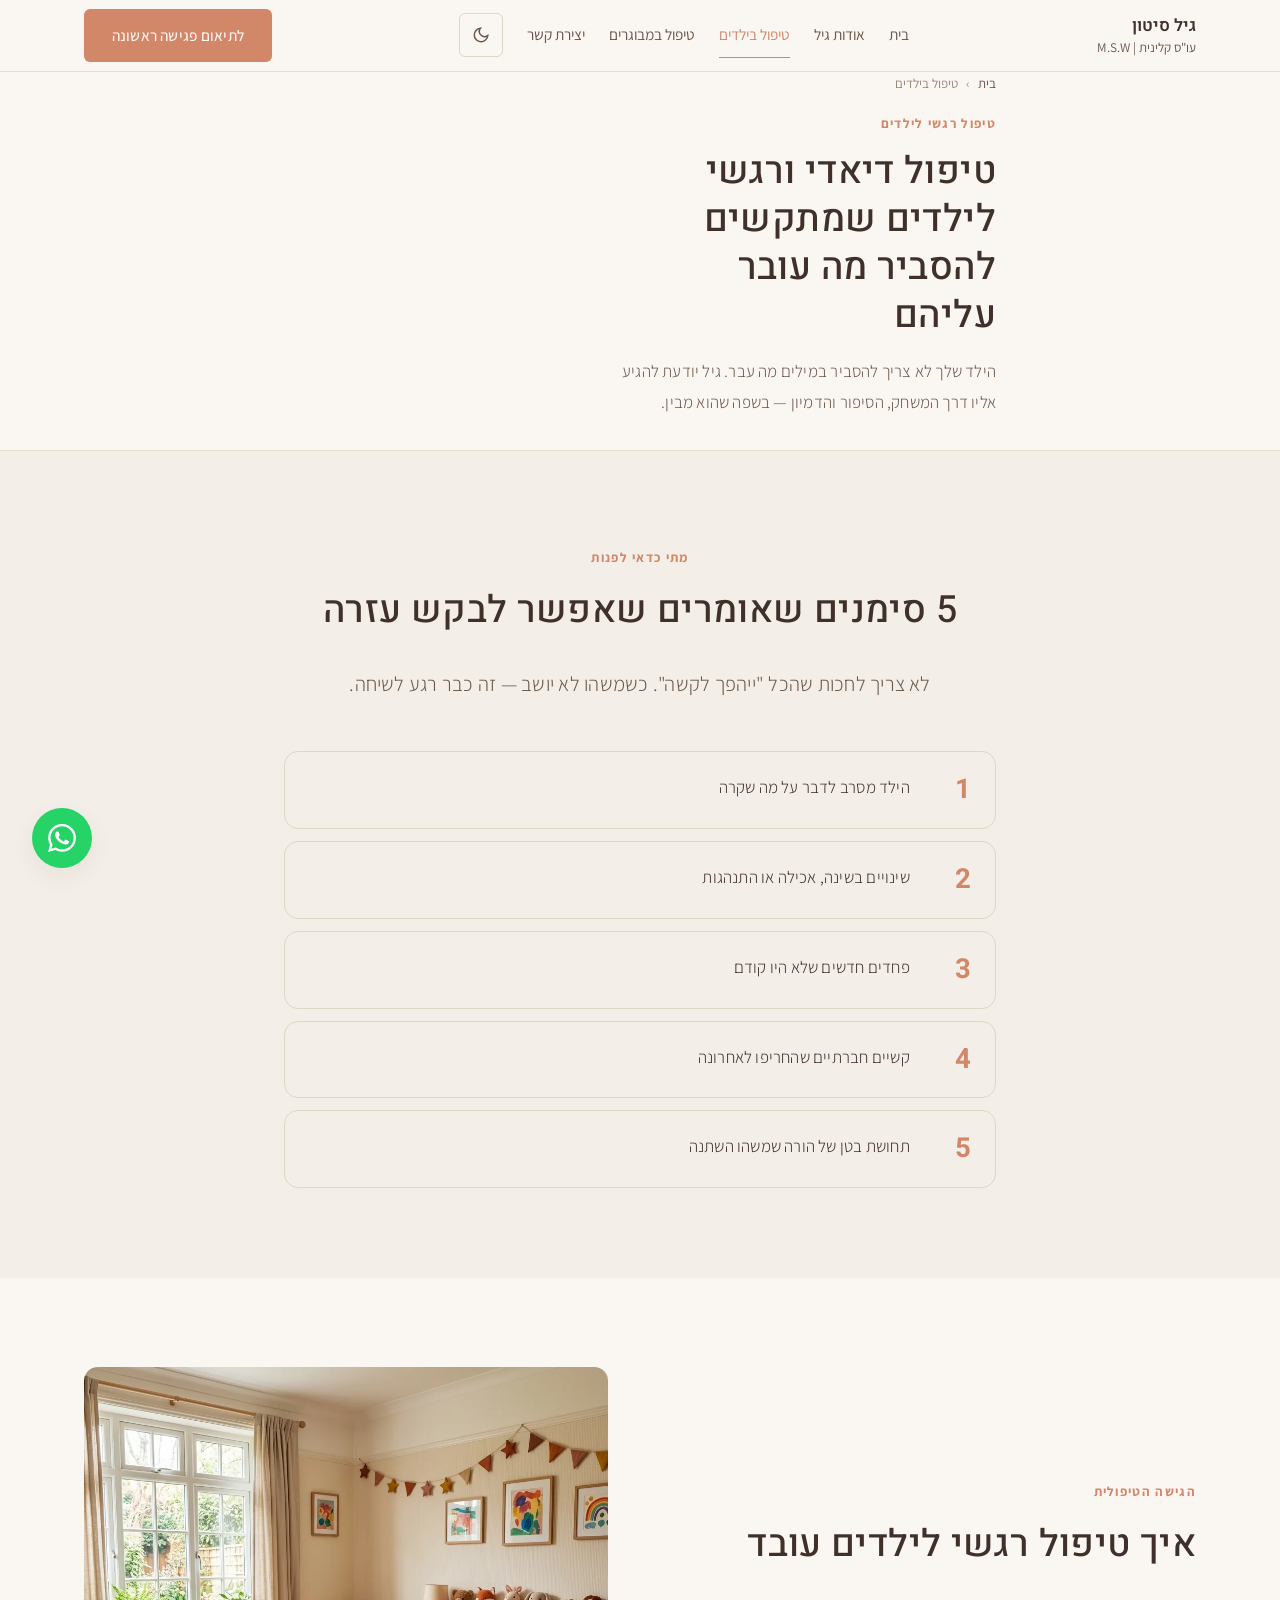
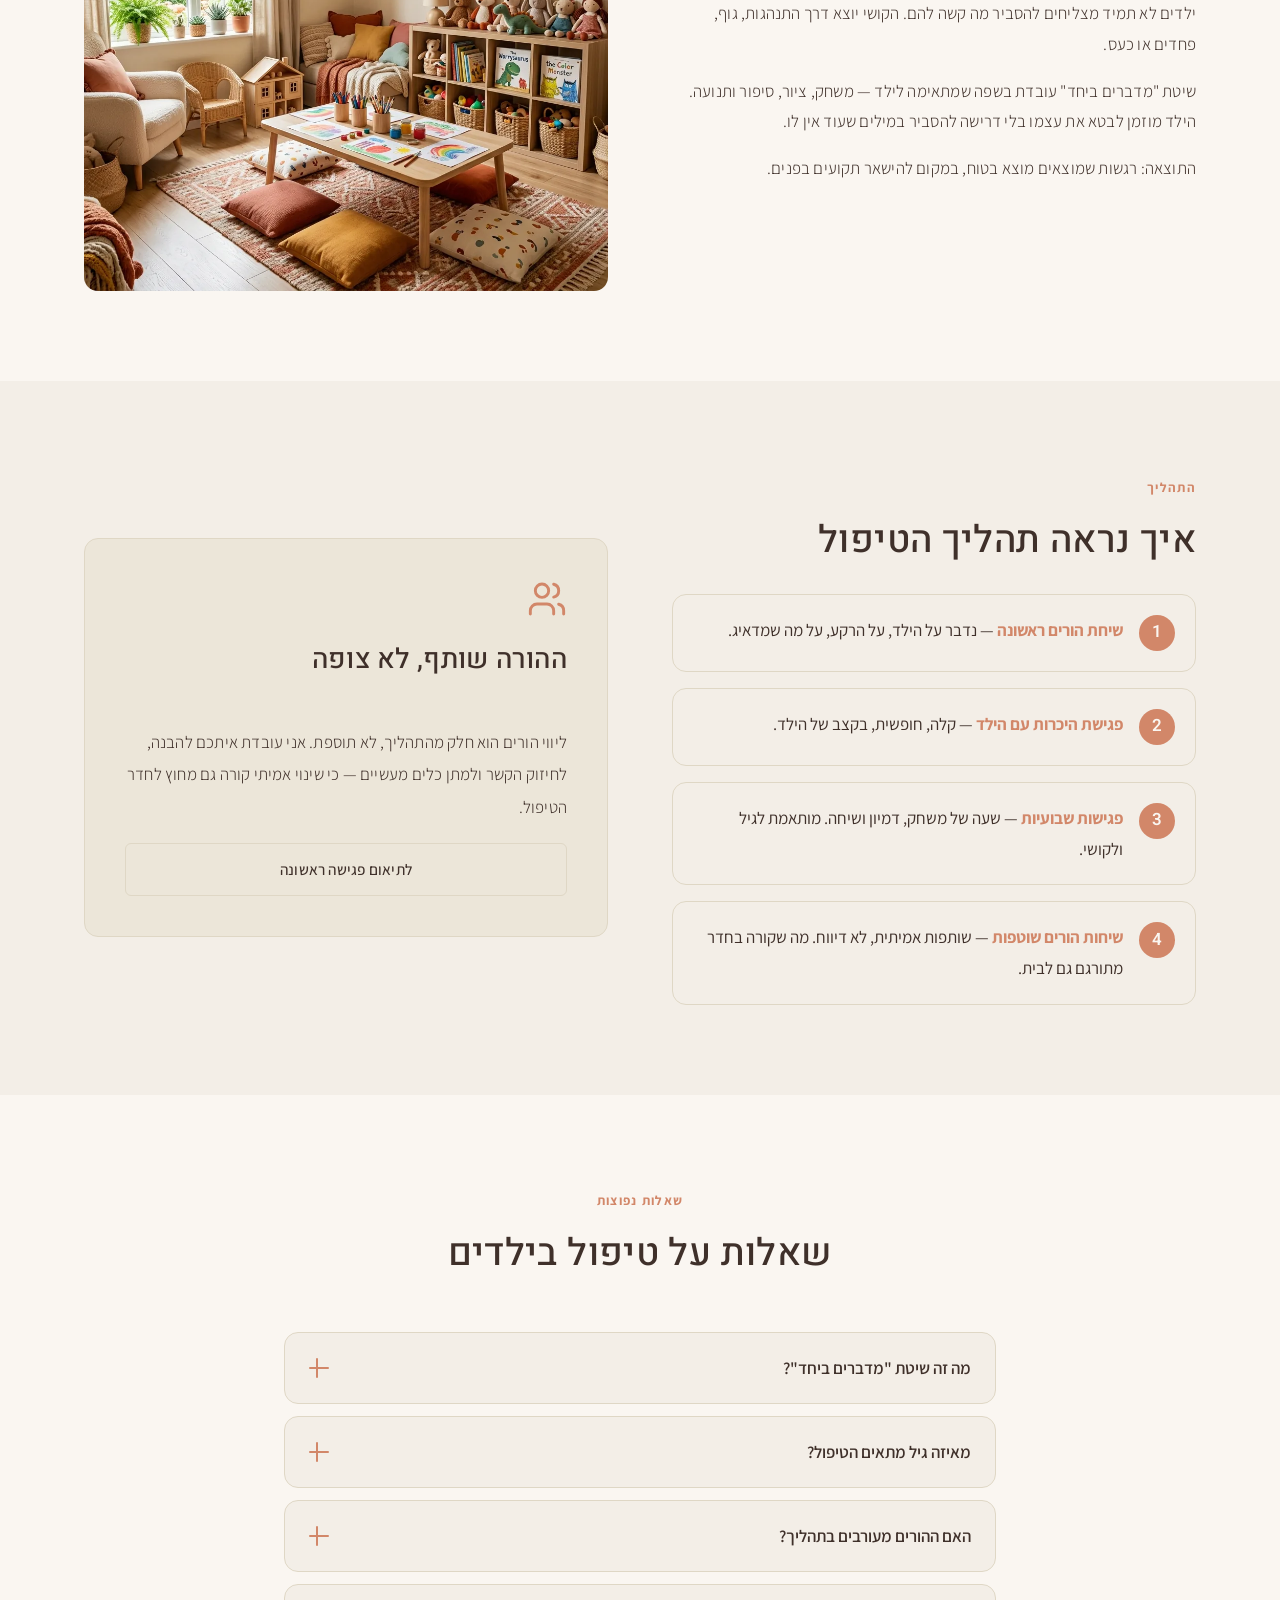
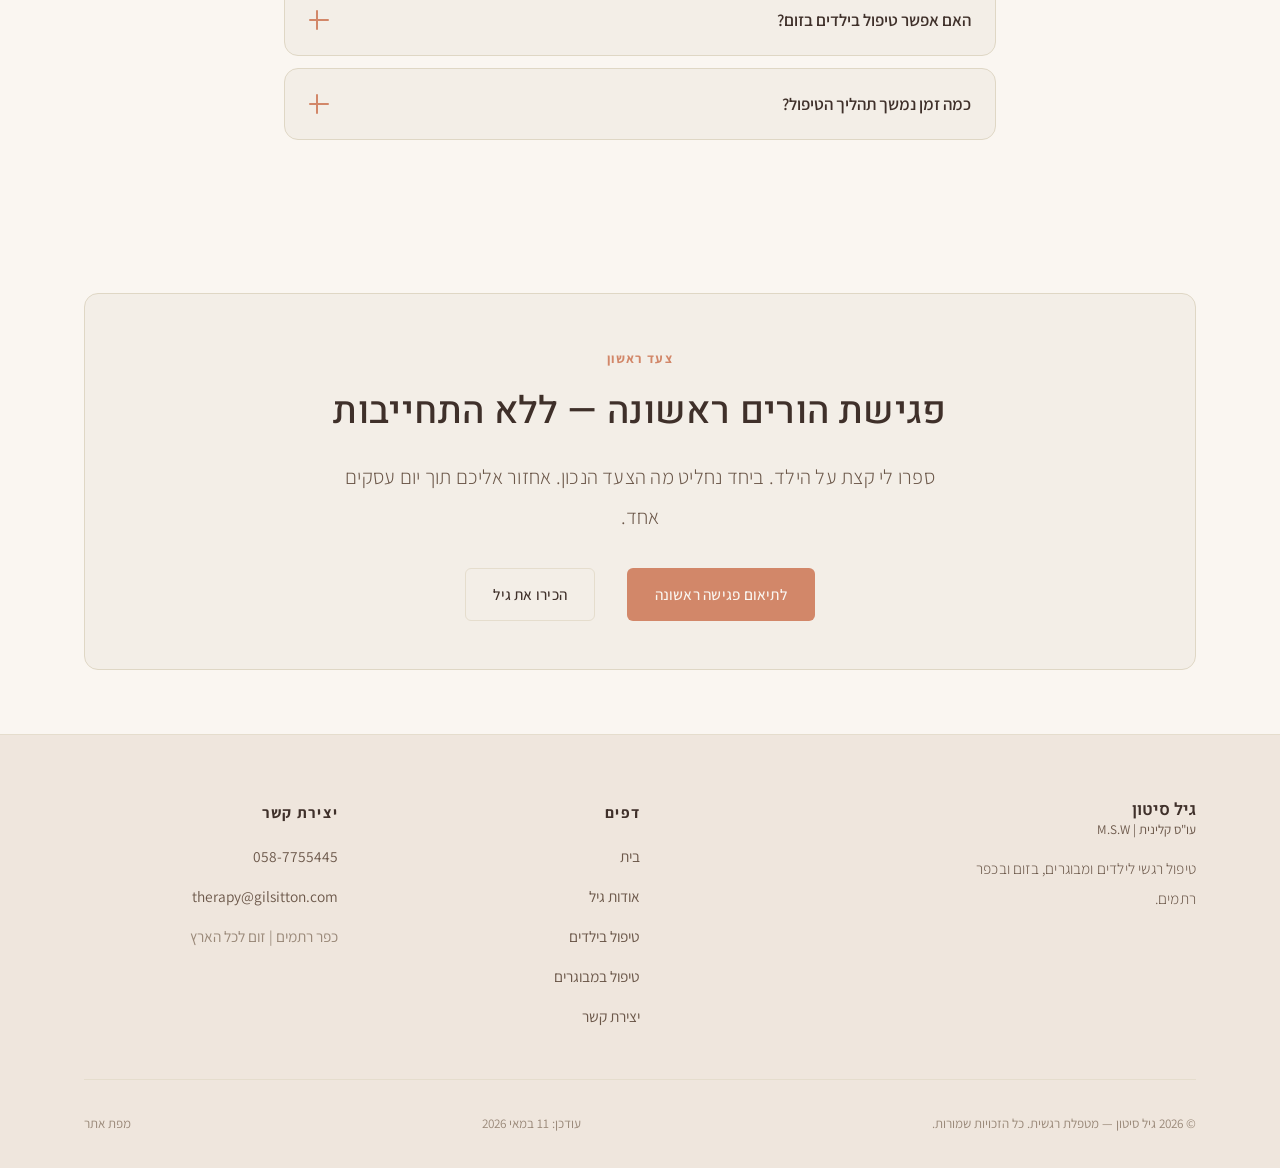
<file: children-therapy.html>
<!DOCTYPE html>
<html lang="he" dir="rtl">
<head>
  <!-- Google Analytics 4 -->
  <script async src="https://www.googletagmanager.com/gtag/js?id=G-1X5XN4T4SM"></script>
  <script>
    window.dataLayer = window.dataLayer || [];
    function gtag(){dataLayer.push(arguments);}
    gtag('js', new Date());
    gtag('config', 'G-1X5XN4T4SM');
  </script>
  <meta charset="UTF-8">
  <meta name="viewport" content="width=device-width, initial-scale=1.0">
  <title>טיפול דיאדי בילדים והדרכת הורים | טיפול רגשי לילדים | גיל סיטון עו"ס קלינית</title>
  <meta name="description" content="טיפול דיאדי בילדים וטיפול רגשי לילדים (מגיל 4) עם גיל סיטון, עובדת סוציאלית קלינית M.S.W. הדרכת הורים צמודה, קליניקה מקצועית בזום ובכפר רתמים. התאמה אישית לכל ילד.">
  <link rel="canonical" href="https://gilsitton.com/children-therapy.html">
  <meta property="og:title" content="טיפול רגשי לילדים בשיטת מדברים ביחד — גיל סיטון">
  <meta property="og:description" content="מגיל 4, עם ליווי הורים מלא. בשיטת מדברים ביחד — טיפול שמכבד את שפתו של הילד. בזום ובכפר רתמים.">
  <meta property="og:image" content="https://gilsitton.com/assets/images/og/children.jpg">
  <meta property="og:locale" content="he_IL">
  <meta property="og:type" content="website">
  <meta name="twitter:card" content="summary_large_image">

  <!-- Geo / Authorship / Crawler hints (SEO + AI search) -->
  <meta name="author" content="גיל סיטון">
  <meta name="geo.region" content="IL">
  <meta name="geo.placename" content="כפר רתמים">
  <meta name="geo.position" content="30.9700;35.1700">
  <meta name="ICBM" content="30.9700, 35.1700">
  <meta name="theme-color" content="#D28769">
  <meta name="robots" content="index, follow, max-image-preview:large, max-snippet:-1, max-video-preview:-1">
  <meta property="article:modified_time" content="2026-05-11">
  <link rel="alternate" hreflang="he-IL" href="https://gilsitton.com/children-therapy.html">

  <!-- Fonts -->
  <link rel="preconnect" href="https://fonts.googleapis.com">
  <link rel="preconnect" href="https://fonts.gstatic.com" crossorigin>
  <link rel="stylesheet" href="https://fonts.googleapis.com/css2?family=Heebo:wght@300;400;500;600&family=Assistant:wght@300;400;500&display=swap&subset=hebrew">

  <!-- Favicon -->
  <link rel="icon" type="image/svg+xml" href="assets/images/logo.svg">
  <link rel="apple-touch-icon" href="assets/images/logo.svg">

  <!-- Prevent dark-mode flash: set theme before CSS evaluates -->
  <script>(function(){try{var t=localStorage.getItem('theme');if(t==='dark')document.documentElement.setAttribute('data-theme','dark');}catch(e){}})();</script>

  <!-- Site styles -->
  <link rel="stylesheet" href="assets/css/tokens.css">
  <link rel="stylesheet" href="assets/css/base.css">
  <link rel="stylesheet" href="assets/css/components.css">
</head>
<body>
<a class="skip-link" href="#main-content">דלגו לתוכן הראשי</a>

<header class="site-nav" role="banner">
  <div class="container nav-inner">
    <a href="index.html" class="nav-logo">גיל סיטון<span>עו"ס קלינית | M.S.W</span></a>
    <nav class="nav-links" role="navigation" aria-label="החלפת מצב תצוגה">
        <a href="index.html">בית</a>
      <a href="about.html">אודות גיל</a>
      <a href="children-therapy.html" class="active">טיפול בילדים</a>
      <a href="adult-therapy.html">טיפול במבוגרים</a>
      <a href="contact.html">יצירת קשר</a>
        <button class="theme-toggle" aria-label="החלפת מצב תצוגה">
        <svg class="icon-moon" width="18" height="18" viewBox="0 0 24 24" fill="none" stroke="currentColor" stroke-width="2" aria-hidden="true"><path d="M21 12.79A9 9 0 1111.21 3a7 7 0 009.79 9.79z"/></svg>
        <svg class="icon-sun" width="18" height="18" viewBox="0 0 24 24" fill="none" stroke="currentColor" stroke-width="2" aria-hidden="true"><circle cx="12" cy="12" r="5"/><line x1="12" y1="1" x2="12" y2="3"/><line x1="12" y1="21" x2="12" y2="23"/><line x1="4.22" y1="4.22" x2="5.64" y2="5.64"/><line x1="18.36" y1="18.36" x2="19.78" y2="19.78"/><line x1="1" y1="12" x2="3" y2="12"/><line x1="21" y1="12" x2="23" y2="12"/></svg>
      </button>
      </nav>
    <div class="nav-actions">
      
      <a href="contact.html" class="btn btn-primary">לתיאום פגישה ראשונה</a>
      <button class="hamburger" aria-expanded="false" aria-label="החלפת מצב תצוגה" aria-controls="mobile-nav"><span></span><span></span><span></span></button>
    </div>
  </div>
</header>
<nav class="mobile-nav" id="mobile-nav" aria-label="החלפת מצב תצוגה">
    <a href="index.html">בית</a><a href="about.html">אודות גיל</a><a href="children-therapy.html">טיפול בילדים</a><a href="adult-therapy.html">טיפול במבוגרים</a><a href="contact.html">יצירת קשר</a>
  <a href="contact.html" class="btn btn-primary mt-4">לתיאום פגישה ראשונה</a>
    <button class="theme-toggle" aria-label="החלפת מצב תצוגה" style="justify-content:flex-start;padding-inline:0;gap:8px;">
    <svg class="icon-moon" width="18" height="18" viewBox="0 0 24 24" fill="none" stroke="currentColor" stroke-width="2" aria-hidden="true"><path d="M21 12.79A9 9 0 1111.21 3a7 7 0 009.79 9.79z"/></svg>
    <svg class="icon-sun" width="18" height="18" viewBox="0 0 24 24" fill="none" stroke="currentColor" stroke-width="2" aria-hidden="true"><circle cx="12" cy="12" r="5"/><line x1="12" y1="1" x2="12" y2="3"/><line x1="12" y1="21" x2="12" y2="23"/><line x1="4.22" y1="4.22" x2="5.64" y2="5.64"/><line x1="18.36" y1="18.36" x2="19.78" y2="19.78"/><line x1="1" y1="12" x2="3" y2="12"/><line x1="21" y1="12" x2="23" y2="12"/></svg>
    <span style="font-size:var(--text-lg);font-weight:600;color:var(--color-text);">מצב תצוגה</span>
  </button>
  </nav>
<main id="main-content">

  <!-- ============ PAGE HERO ============ -->
  <section class="page-hero" aria-labelledby="children-title">
    <div class="container container--narrow">
      <nav class="breadcrumb" aria-label="החלפת מצב תצוגה">
        <a href="index.html">בית</a><span aria-hidden="true">›</span><span aria-current="page">טיפול בילדים</span>
      </nav>
      <span class="section-label">טיפול רגשי לילדים</span>
      <h1 class="hero-title" id="children-title">טיפול דיאדי ורגשי לילדים שמתקשים להסביר מה עובר עליהם</h1>
      <p class="hero-subtitle">הילד שלך לא צריך להסביר במילים מה עבר. גיל יודעת להגיע אליו דרך המשחק, הסיפור והדמיון — בשפה שהוא מבין.</p>
    </div>
  </section>

  <!-- ============ WHEN TO REACH OUT (5 SIGNS) ============ -->
  <section class="section bg-surface" aria-labelledby="signs-heading">
    <div class="container container--narrow">
      <div class="section-header reveal">
        <span class="section-label">מתי כדאי לפנות</span>
        <h2 class="section-title" id="signs-heading">5 סימנים שאומרים שאפשר לבקש עזרה</h2>
        <p class="section-subtitle">לא צריך לחכות שהכל "ייהפך לקשה". כשמשהו לא יושב — זה כבר רגע לשיחה.</p>
      </div>
      <ol class="signs-list reveal">
        <li class="signs-list__item">
          <span class="signs-list__num">1</span>
          <p class="signs-list__text">הילד מסרב לדבר על מה שקרה</p>
        </li>
        <li class="signs-list__item">
          <span class="signs-list__num">2</span>
          <p class="signs-list__text">שינויים בשינה, אכילה או התנהגות</p>
        </li>
        <li class="signs-list__item">
          <span class="signs-list__num">3</span>
          <p class="signs-list__text">פחדים חדשים שלא היו קודם</p>
        </li>
        <li class="signs-list__item">
          <span class="signs-list__num">4</span>
          <p class="signs-list__text">קשיים חברתיים שהחריפו לאחרונה</p>
        </li>
        <li class="signs-list__item">
          <span class="signs-list__num">5</span>
          <p class="signs-list__text">תחושת בטן של הורה שמשהו השתנה</p>
        </li>
      </ol>
    </div>
  </section>

  <!-- ============ METHOD ============ -->
  <section class="section" aria-labelledby="method-heading">
    <div class="container two-col">
      <div class="two-col__content reveal">
        <span class="section-label">הגישה הטיפולית</span>
        <h2 class="section-title" id="method-heading">איך טיפול רגשי לילדים עובד</h2>
        <p class="mb-4">
          ילדים לא תמיד מצליחים להסביר מה קשה להם. הקושי יוצא דרך התנהגות, גוף, פחדים או כעס.
        </p>
        <p class="mb-4">
          שיטת "מדברים ביחד" עובדת בשפה שמתאימה לילד — משחק, ציור, סיפור ותנועה. הילד מוזמן לבטא את עצמו בלי דרישה להסביר במילים שעוד אין לו.
        </p>
        <p>
          התוצאה: רגשות שמוצאים מוצא בטוח, במקום להישאר תקועים בפנים.
        </p>
      </div>
      <div class="two-col__media reveal">
        <picture>
          <source srcset="assets/images/ui/children-therapy.webp" type="image/webp">
          <img src="assets/images/ui/children-therapy.jpg" alt="קליניקה לטיפול דיאדי בילדים וטיפול רגשי לילדים - משחקים וכלים טיפוליים" width="480" height="420" loading="lazy" decoding="async">
        </picture>
      </div>
    </div>
  </section>

  <!-- ============ PROCESS ============ -->
  <section class="section bg-surface" aria-labelledby="process-children">
    <div class="container two-col">
      <div class="two-col__content reveal">
        <span class="section-label">התהליך</span>
        <h2 class="section-title" id="process-children">איך נראה תהליך הטיפול</h2>
        <div class="info-list">
          <div class="info-item">
            <span class="process-num">1</span>
            <div class="info-item__text"><strong>שיחת הורים ראשונה</strong> — נדבר על הילד, על הרקע, על מה שמדאיג.</div>
          </div>
          <div class="info-item">
            <span class="process-num">2</span>
            <div class="info-item__text"><strong>פגישת היכרות עם הילד</strong> — קלה, חופשית, בקצב של הילד.</div>
          </div>
          <div class="info-item">
            <span class="process-num">3</span>
            <div class="info-item__text"><strong>פגישות שבועיות</strong> — שעה של משחק, דמיון ושיחה. מותאמת לגיל ולקושי.</div>
          </div>
          <div class="info-item">
            <span class="process-num">4</span>
            <div class="info-item__text"><strong>שיחות הורים שוטפות</strong> — שותפות אמיתית, לא דיווח. מה שקורה בחדר מתורגם גם לבית.</div>
          </div>
        </div>
      </div>
      <div class="two-col__media reveal">
        <div class="card-soft" style="height:100%;display:flex;flex-direction:column;justify-content:center;gap:var(--space-5);padding:var(--space-10);">
          <span class="method-pillar__icon" aria-hidden="true" style="width:40px;height:40px;">
            <svg viewBox="0 0 24 24" fill="none" stroke="currentColor" stroke-width="1.75" stroke-linecap="round" stroke-linejoin="round"><path d="M16 21v-2a4 4 0 0 0-4-4H6a4 4 0 0 0-4 4v2"/><circle cx="9" cy="7" r="4"/><path d="M22 21v-2a4 4 0 0 0-3-3.87"/><path d="M16 3.13a4 4 0 0 1 0 7.75"/></svg>
          </span>
          <h3 class="section-title" style="font-size:var(--text-xl);text-align:start;">ההורה שותף, לא צופה</h3>
          <p style="line-height:var(--leading-loose);">
            ליווי הורים הוא חלק מהתהליך, לא תוספת. אני עובדת איתכם להבנה, לחיזוק הקשר ולמתן כלים מעשיים — כי שינוי אמיתי קורה גם מחוץ לחדר הטיפול.
          </p>
          <a href="https://wa.me/972587755445?text=שלום+גיל,+אני+רוצה+לתאם+פגישה+ראשונה+לילד" class="btn btn-soft" target="_blank" rel="noopener noreferrer">לתיאום פגישה ראשונה</a>
        </div>
      </div>
    </div>
  </section>

  <!-- ============ FAQ ============ -->
  <section class="section" aria-labelledby="faq-children">
    <div class="container container--narrow">
      <div class="section-header reveal">
        <span class="section-label">שאלות נפוצות</span>
        <h2 class="section-title" id="faq-children">שאלות על טיפול בילדים</h2>
      </div>
      <div class="faq-list">
        <div class="faq-item reveal">
          <button class="faq-question" aria-expanded="false">מה זה שיטת "מדברים ביחד"?<span class="faq-icon" aria-hidden="true"></span></button>
          <div class="faq-answer" role="region">גישה טיפולית ייחודית לילדים, המשתמשת בשפת הדמיון, המשחק והסיפור. הילד לא נשאל ישירות — הוא מוזמן לבטא את עצמו בדרכו, ובכך לגעת ברגשות עמוקים בצורה בטוחה וטבעית.</div>
        </div>
        <div class="faq-item reveal">
          <button class="faq-question" aria-expanded="false">מאיזה גיל מתאים הטיפול?<span class="faq-icon" aria-hidden="true"></span></button>
          <div class="faq-answer" role="region">הטיפול מתאים לילדים מגיל 4 ועד גיל ההתבגרות. הגישה מותאמת לשלב ההתפתחותי — ילד בן 5 יחווה טיפול שונה לחלוטין מבן 13, אבל שניהם ירגישו שהטיפול בנוי בשבילם.</div>
        </div>
        <div class="faq-item reveal">
          <button class="faq-question" aria-expanded="false">האם ההורים מעורבים בתהליך?<span class="faq-icon" aria-hidden="true"></span></button>
          <div class="faq-answer" role="region">כן — ליווי ההורים הוא חלק אינטגרלי. לאורך הטיפול נקיים שיחות הורים כדי לשתף, להדריך ולחזק את הקשר בין ההורה לילד. ההורה הוא שותף אמיתי בתהליך.</div>
        </div>
        <div class="faq-item reveal">
          <button class="faq-question" aria-expanded="false">האם אפשר טיפול בילדים בזום?<span class="faq-icon" aria-hidden="true"></span></button>
          <div class="faq-answer" role="region">כן. הטיפול בזום עובד מצוין עם ילדים — הם מטופלים בסביבה המוכרת להם, מה שלעתים קרובות מגביר את תחושת הביטחון ומאפשר פתיחות גדולה יותר.</div>
        </div>
        <div class="faq-item reveal">
          <button class="faq-question" aria-expanded="false">כמה זמן נמשך תהליך הטיפול?<span class="faq-icon" aria-hidden="true"></span></button>
          <div class="faq-answer" role="region">הטיפול מותאם לכל ילד ומשפחה. חלק מהתהליכים נמשכים מספר חודשים, אחרים יותר. אני עובדת בשיתוף מלא עם ההורים ומסכמת יחד את הקצב ואת המטרות.</div>
        </div>
      </div>
    </div>
  </section>

  <!-- ============ CTA ============ -->
  <section class="section section--sm" aria-labelledby="cta-children">
    <div class="container">
      <div class="cta-banner reveal">
        <span class="section-label">צעד ראשון</span>
        <h2 class="section-title" id="cta-children">פגישת הורים ראשונה — ללא התחייבות</h2>
        <p class="section-subtitle">ספרו לי קצת על הילד. ביחד נחליט מה הצעד הנכון. אחזור אליכם תוך יום עסקים אחד.</p>
        <div class="flex-center-wrap gap-4 mt-8">
          <a href="https://wa.me/972587755445?text=שלום+גיל,+אני+רוצה+לתאם+פגישה+ראשונה+לילד" class="btn btn-primary" target="_blank" rel="noopener noreferrer">לתיאום פגישה ראשונה</a>
          <a href="about.html" class="btn btn-ghost">הכירו את גיל</a>
        </div>
      </div>
    </div>
  </section>

</main>

<footer class="site-footer" role="contentinfo">
  <div class="container">
    <div class="footer-inner">
      <div class="footer-brand">
        <a href="index.html" class="nav-logo">גיל סיטון<span>עו"ס קלינית | M.S.W</span></a>
        <p class="footer-desc">טיפול רגשי לילדים ומבוגרים, בזום ובכפר רתמים.</p>
      </div>
      <div>
        <div class="footer-heading">דפים</div>
        <nav class="footer-links" aria-label="החלפת מצב תצוגה"><a href="index.html">בית</a><a href="about.html">אודות גיל</a><a href="children-therapy.html">טיפול בילדים</a><a href="adult-therapy.html">טיפול במבוגרים</a><a href="contact.html">יצירת קשר</a></nav>
      </div>
      <div>
        <div class="footer-heading">יצירת קשר</div>
        <div class="footer-links"><a href="tel:0587755445">058-7755445</a><a href="mailto:therapy@gilsitton.com">therapy@gilsitton.com</a><span class="text-sm text-faint">כפר רתמים | זום לכל הארץ</span></div>
      </div>
    </div>
    <div class="footer-bottom">
      <span class="footer-copy">© 2026 גיל סיטון — מטפלת רגשית. כל הזכויות שמורות.</span>
      <time datetime="2026-05-11" class="text-xs text-faint">עודכן: 11 במאי 2026</time>
      <a href="sitemap.xml" class="text-xs text-faint">מפת אתר</a>
    </div>
  </div>
</footer>
<script src="assets/js/main.js" defer></script>
<script src="assets/js/schema.js" defer></script>
<a href="https://wa.me/972587755445?text=שלום+גיל,+אני+רוצה+לתאם+פגישה+ראשונה"
   class="whatsapp-float"
   target="_blank"
   rel="noopener noreferrer"
   aria-label="החלפת מצב תצוגה">
  <svg width="28" height="28" viewBox="0 0 24 24" fill="white" aria-hidden="true">
    <path d="M17.472 14.382c-.297-.149-1.758-.867-2.03-.967-.273-.099-.471-.148-.67.15-.197.297-.767.966-.94 1.164-.173.199-.347.223-.644.075-.297-.15-1.255-.463-2.39-1.475-.883-.788-1.48-1.761-1.653-2.059-.173-.297-.018-.458.13-.606.134-.133.298-.347.446-.52.149-.174.198-.298.298-.497.099-.198.05-.371-.025-.52-.075-.149-.669-1.612-.916-2.207-.242-.579-.487-.5-.669-.51-.173-.008-.371-.01-.57-.01-.198 0-.52.074-.792.372-.272.297-1.04 1.016-1.04 2.479 0 1.462 1.065 2.875 1.213 3.074.149.198 2.096 3.2 5.077 4.487.709.306 1.262.489 1.694.625.712.227 1.36.195 1.871.118.571-.085 1.758-.719 2.006-1.413.248-.694.248-1.289.173-1.413-.074-.124-.272-.198-.57-.347m-5.421 7.403h-.004a9.87 9.87 0 01-5.031-1.378l-.361-.214-3.741.982.998-3.648-.235-.374a9.86 9.86 0 01-1.51-5.26c.001-5.45 4.436-9.884 9.888-9.884 2.64 0 5.122 1.03 6.988 2.898a9.825 9.825 0 012.893 6.994c-.003 5.45-4.437 9.884-9.885 9.884m8.413-18.297A11.815 11.815 0 0012.05 0C5.495 0 .16 5.335.157 11.892c0 2.096.547 4.142 1.588 5.945L.057 24l6.305-1.654a11.882 11.882 0 005.683 1.448h.005c6.554 0 11.89-5.335 11.893-11.893a11.821 11.821 0 00-3.48-8.413Z" />
  </svg>
</a>

<!-- Mobile Sticky CTA — single WhatsApp button -->
<div class="mobile-sticky-cta mobile-sticky-cta--single" role="complementary" aria-label="החלפת מצב תצוגה">
  <a href="https://wa.me/972587755445?text=שלום+גיל,+אני+רוצה+לתאם+פגישה+ראשונה"
     class="mobile-sticky-cta__btn mobile-sticky-cta__btn--whatsapp"
     target="_blank" rel="noopener noreferrer" aria-label="החלפת מצב תצוגה">
    <svg width="18" height="18" viewBox="0 0 24 24" fill="currentColor" aria-hidden="true"><path d="M17.472 14.382c-.297-.149-1.758-.867-2.03-.967-.273-.099-.471-.148-.67.15-.197.297-.767.966-.94 1.164-.173.199-.347.223-.644.075-.297-.15-1.255-.463-2.39-1.475-.883-.788-1.48-1.761-1.653-2.059-.173-.297-.018-.458.13-.606.134-.133.298-.347.446-.52.149-.174.198-.298.298-.497.099-.198.05-.371-.025-.52-.075-.149-.669-1.612-.916-2.207-.242-.579-.487-.5-.669-.51-.173-.008-.371-.01-.57-.01-.198 0-.52.074-.792.372-.272.297-1.04 1.016-1.04 2.479 0 1.462 1.065 2.875 1.213 3.074.149.198 2.096 3.2 5.077 4.487.709.306 1.262.489 1.694.625.712.227 1.36.195 1.871.118.571-.085 1.758-.719 2.006-1.413.248-.694.248-1.289.173-1.413-.074-.124-.272-.198-.57-.347m-5.421 7.403h-.004a9.87 9.87 0 01-5.031-1.378l-.361-.214-3.741.982.998-3.648-.235-.374a9.86 9.86 0 01-1.51-5.26c.001-5.45 4.436-9.884 9.888-9.884 2.64 0 5.122 1.03 6.988 2.898a9.825 9.825 0 012.893 6.994c-.003 5.45-4.437 9.884-9.885 9.884m8.413-18.297A11.815 11.815 0 0012.05 0C5.495 0 .16 5.335.157 11.892c0 2.096.547 4.142 1.588 5.945L.057 24l6.305-1.654a11.882 11.882 0 005.683 1.448h.005c6.554 0 11.89-5.335 11.893-11.893a11.821 11.821 0 00-3.48-8.413Z"/></svg>
    לתיאום פגישה ראשונה בוואטסאפ
  </a>
</div>
</body>
</html>
</file>
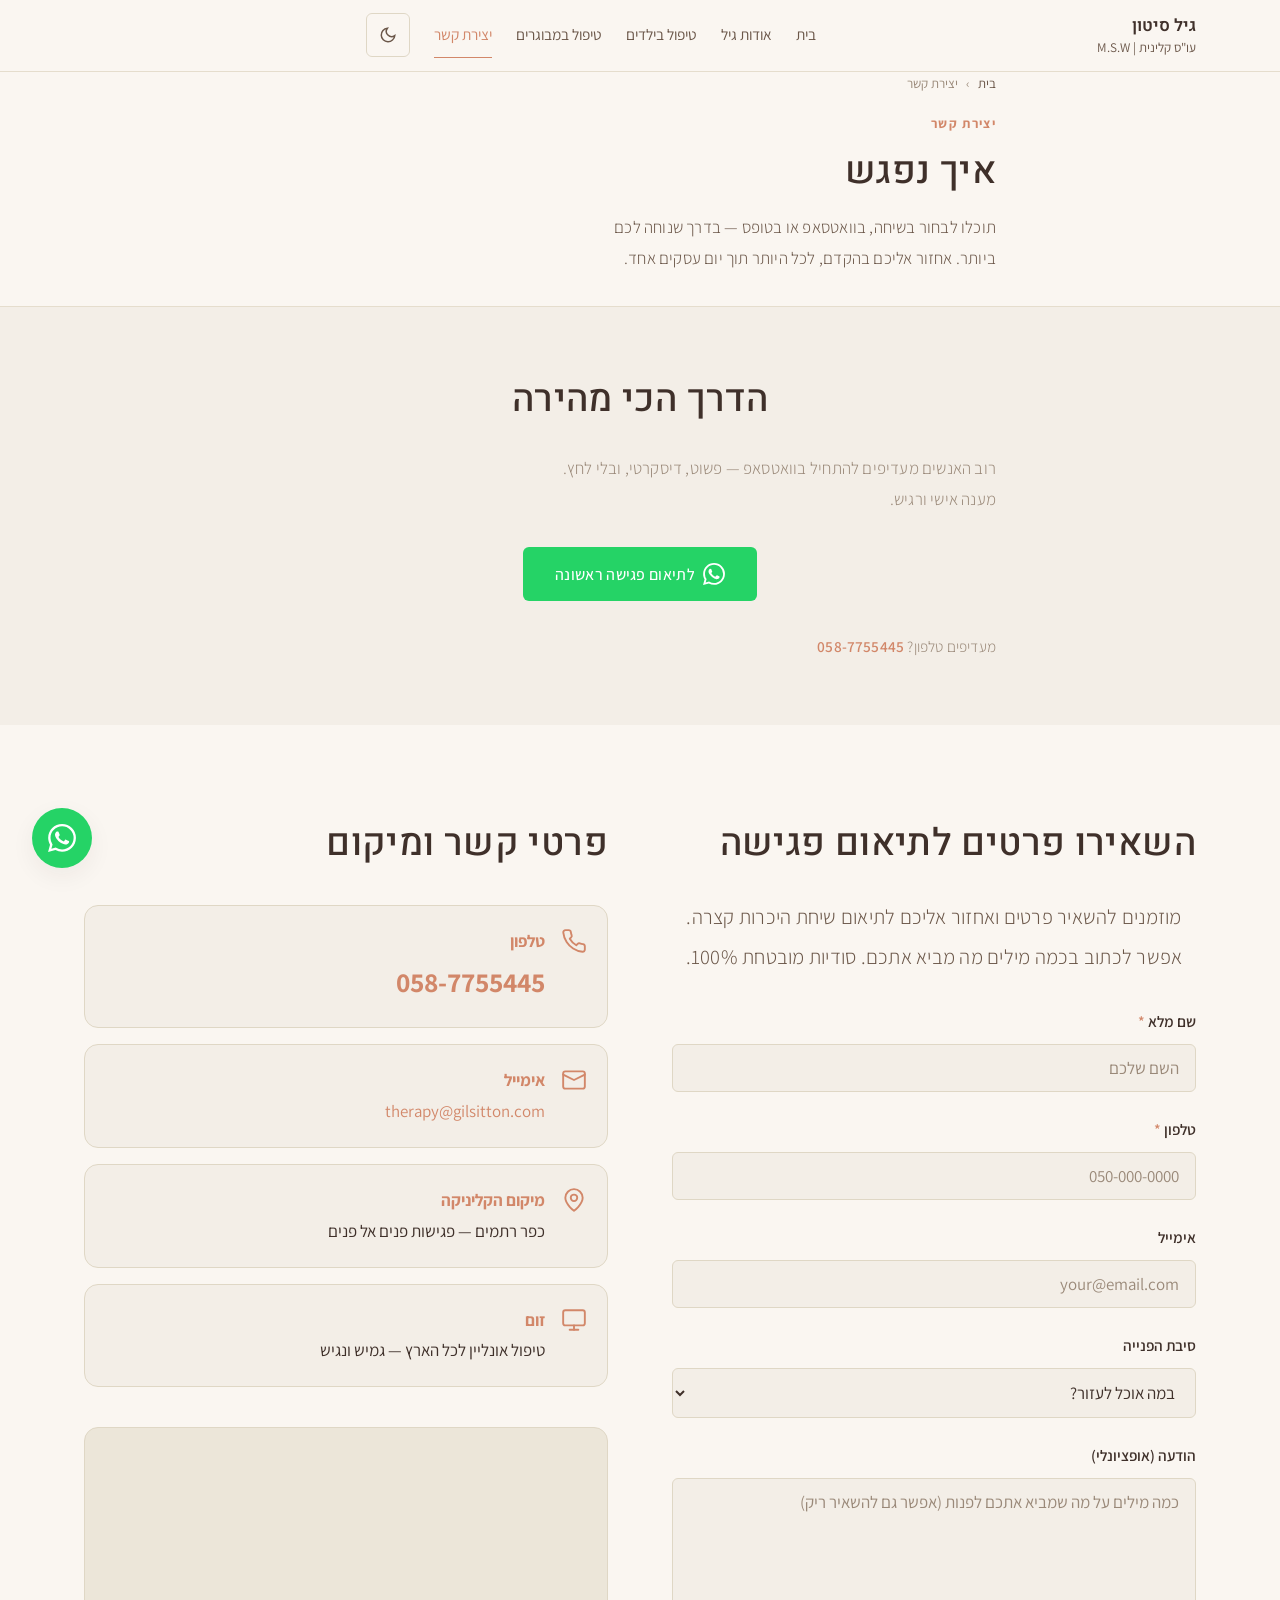
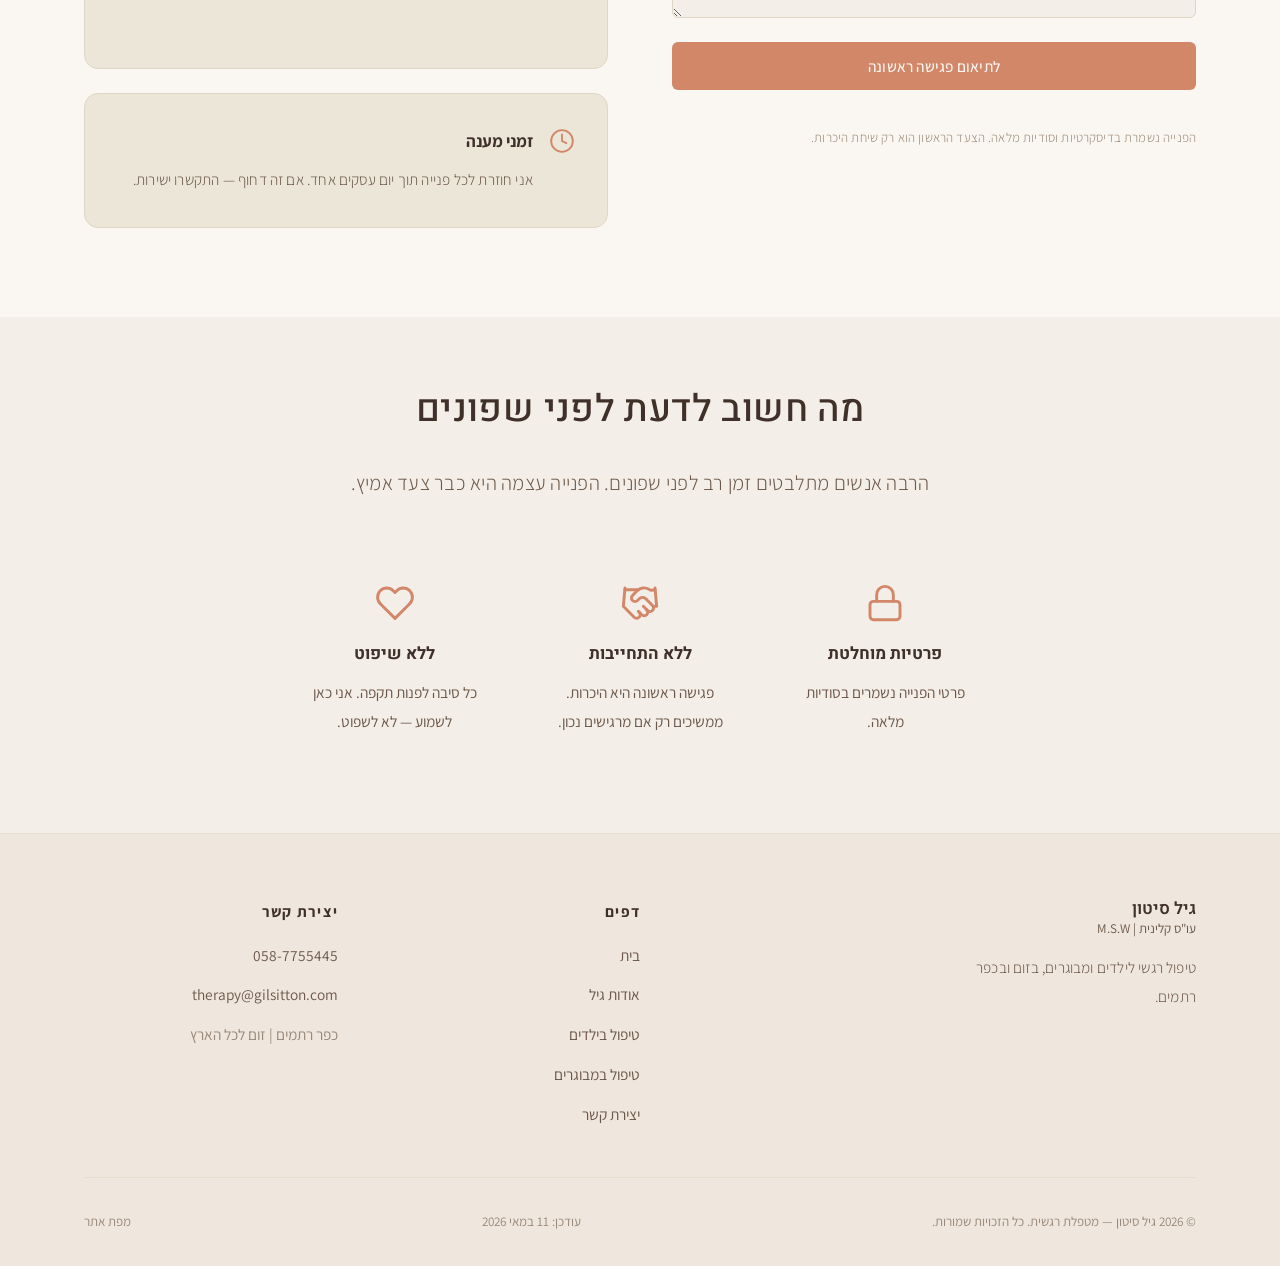
<file: contact.html>
<!DOCTYPE html>
<html lang="he" dir="rtl">
<head>
  <!-- Google Analytics 4 -->
  <script async src="https://www.googletagmanager.com/gtag/js?id=G-1X5XN4T4SM"></script>
  <script>
    window.dataLayer = window.dataLayer || [];
    function gtag(){dataLayer.push(arguments);}
    gtag('js', new Date());
    gtag('config', 'G-1X5XN4T4SM');
  </script>
  <meta charset="UTF-8">
  <meta name="viewport" content="width=device-width, initial-scale=1.0">
  <title>יצירת קשר — גיל סיטון | טיפול רגשי בזום ובכפר רתמים</title>
  <meta name="description" content="צרו קשר עם גיל סיטון — מטפלת רגשית לילדים ומבוגרים. טיפול בזום לכל הארץ, ופגישות פנים אל פנים בכפר רתמים. לקביעת פגישה ראשונה ללא התחייבות.">
  <link rel="canonical" href="https://gilsitton.com/contact.html">
  <meta property="og:title" content="יצירת קשר — גיל סיטון מטפלת רגשית">
  <meta property="og:description" content="לקביעת פגישת היכרות ראשונה — בוואטסאפ, בטלפון, או בטופס. בזום ובכפר רתמים.">
  <meta property="og:image" content="https://gilsitton.com/assets/images/og/contact.jpg">
  <meta property="og:locale" content="he_IL">
  <meta property="og:type" content="website">
  <meta name="twitter:card" content="summary_large_image">

  <!-- Geo / Authorship / Crawler hints (SEO + AI search) -->
  <meta name="author" content="גיל סיטון">
  <meta name="geo.region" content="IL">
  <meta name="geo.placename" content="כפר רתמים">
  <meta name="geo.position" content="30.9700;35.1700">
  <meta name="ICBM" content="30.9700, 35.1700">
  <meta name="theme-color" content="#D28769">
  <meta name="robots" content="index, follow, max-image-preview:large, max-snippet:-1, max-video-preview:-1">
  <meta property="article:modified_time" content="2026-05-11">
  <link rel="alternate" hreflang="he-IL" href="https://gilsitton.com/contact.html">

  <!-- Fonts -->
  <link rel="preconnect" href="https://fonts.googleapis.com">
  <link rel="preconnect" href="https://fonts.gstatic.com" crossorigin>
  <link rel="stylesheet" href="https://fonts.googleapis.com/css2?family=Heebo:wght@300;400;500;600&family=Assistant:wght@300;400;500&display=swap&subset=hebrew">

  <!-- Favicon -->
  <link rel="icon" type="image/svg+xml" href="assets/images/logo.svg">
  <link rel="apple-touch-icon" href="assets/images/logo.svg">

  <!-- Prevent dark-mode flash: set theme before CSS evaluates -->
  <script>(function(){try{var t=localStorage.getItem('theme');if(t==='dark')document.documentElement.setAttribute('data-theme','dark');}catch(e){}})();</script>

  <!-- Site styles -->
  <link rel="stylesheet" href="assets/css/tokens.css">
  <link rel="stylesheet" href="assets/css/base.css">
  <link rel="stylesheet" href="assets/css/components.css">
  <style>
    .contact-grid {
      display: grid;
      grid-template-columns: 1fr 1fr;
      gap: var(--space-16);
      align-items: start;
    }
    @media (max-width: 768px) {
      .contact-grid { grid-template-columns: 1fr; gap: var(--space-10); }
    }
    .form-effort {
      font-size: var(--text-xs);
      color: var(--color-text-faint);
      text-align: start;
      margin-top: var(--space-3);
    }
    .form-success__icon {
      display: inline-flex;
      width: 22px;
      height: 22px;
      color: var(--color-success);
      vertical-align: middle;
      margin-inline-end: var(--space-2);
    }
    .form-success__icon svg { width: 100%; height: 100%; }
  </style>
</head>
<body>
<a class="skip-link" href="#main-content">דלגו לתוכן הראשי</a>

<header class="site-nav" role="banner">
  <div class="container nav-inner">
    <a href="index.html" class="nav-logo">גיל סיטון<span>עו"ס קלינית | M.S.W</span></a>
    <nav class="nav-links" role="navigation" aria-label="החלפת מצב תצוגה">
        <a href="index.html">בית</a>
      <a href="about.html">אודות גיל</a>
      <a href="children-therapy.html">טיפול בילדים</a>
      <a href="adult-therapy.html">טיפול במבוגרים</a>
      <a href="contact.html" class="active">יצירת קשר</a>
        <button class="theme-toggle" aria-label="החלפת מצב תצוגה">
        <svg class="icon-moon" width="18" height="18" viewBox="0 0 24 24" fill="none" stroke="currentColor" stroke-width="2" aria-hidden="true"><path d="M21 12.79A9 9 0 1111.21 3a7 7 0 009.79 9.79z"/></svg>
        <svg class="icon-sun" width="18" height="18" viewBox="0 0 24 24" fill="none" stroke="currentColor" stroke-width="2" aria-hidden="true"><circle cx="12" cy="12" r="5"/><line x1="12" y1="1" x2="12" y2="3"/><line x1="12" y1="21" x2="12" y2="23"/><line x1="4.22" y1="4.22" x2="5.64" y2="5.64"/><line x1="18.36" y1="18.36" x2="19.78" y2="19.78"/><line x1="1" y1="12" x2="3" y2="12"/><line x1="21" y1="12" x2="23" y2="12"/></svg>
      </button>
      </nav>
    <div class="nav-actions">
      <button class="hamburger" aria-expanded="false" aria-label="החלפת מצב תצוגה" aria-controls="mobile-nav"><span></span><span></span><span></span></button>
    </div>
  </div>
</header>
<nav class="mobile-nav" id="mobile-nav" aria-label="החלפת מצב תצוגה">
    <a href="index.html">בית</a><a href="about.html">אודות גיל</a><a href="children-therapy.html">טיפול בילדים</a><a href="adult-therapy.html">טיפול במבוגרים</a><a href="contact.html">יצירת קשר</a>
    <button class="theme-toggle" aria-label="החלפת מצב תצוגה" style="justify-content:flex-start;padding-inline:0;gap:8px;">
    <svg class="icon-moon" width="18" height="18" viewBox="0 0 24 24" fill="none" stroke="currentColor" stroke-width="2" aria-hidden="true"><path d="M21 12.79A9 9 0 1111.21 3a7 7 0 009.79 9.79z"/></svg>
    <svg class="icon-sun" width="18" height="18" viewBox="0 0 24 24" fill="none" stroke="currentColor" stroke-width="2" aria-hidden="true"><circle cx="12" cy="12" r="5"/><line x1="12" y1="1" x2="12" y2="3"/><line x1="12" y1="21" x2="12" y2="23"/><line x1="4.22" y1="4.22" x2="5.64" y2="5.64"/><line x1="18.36" y1="18.36" x2="19.78" y2="19.78"/><line x1="1" y1="12" x2="3" y2="12"/><line x1="21" y1="12" x2="23" y2="12"/></svg>
    <span style="font-size:var(--text-lg);font-weight:600;color:var(--color-text);">מצב תצוגה</span>
  </button>
  </nav>
<main id="main-content">

  <!-- ============ PAGE HERO ============ -->
  <section class="page-hero" aria-labelledby="contact-title">
    <div class="container container--narrow">
      <nav class="breadcrumb" aria-label="החלפת מצב תצוגה">
        <a href="index.html">בית</a><span aria-hidden="true">›</span><span aria-current="page">יצירת קשר</span>
      </nav>
      <span class="section-label">יצירת קשר</span>
      <h1 class="hero-title" id="contact-title">איך נפגש</h1>
      <p class="hero-subtitle">תוכלו לבחור בשיחה, בוואטסאפ או בטופס — בדרך שנוחה לכם ביותר. אחזור אליכם בהקדם, לכל היותר תוך יום עסקים אחד.</p>
    </div>
  </section>

  <!-- ============ WHATSAPP HIGHLIGHT ============ -->
  <section class="section section--sm bg-surface text-center" aria-labelledby="whatsapp-heading">
    <div class="container container--narrow">
      <h2 class="section-title mb-4" id="whatsapp-heading">הדרך הכי מהירה</h2>
      <p class="mb-8 text-faint" style="text-align:start;max-width:55ch;">
        רוב האנשים מעדיפים להתחיל בוואטסאפ — פשוט, דיסקרטי, ובלי לחץ. מענה אישי ורגיש.
      </p>
      <a href="https://wa.me/972587755445?text=שלום+גיל,+אני+רוצה+לתאם+פגישה+ראשונה"
         class="btn-whatsapp"
         target="_blank"
         rel="noopener noreferrer"
         aria-label="החלפת מצב תצוגה">
        <svg width="22" height="22" viewBox="0 0 24 24" fill="currentColor" aria-hidden="true"><path d="M17.472 14.382c-.297-.149-1.758-.867-2.03-.967-.273-.099-.471-.148-.67.15-.197.297-.767.966-.94 1.164-.173.199-.347.223-.644.075-.297-.15-1.255-.463-2.39-1.475-.883-.788-1.48-1.761-1.653-2.059-.173-.297-.018-.458.13-.606.134-.133.298-.347.446-.52.149-.174.198-.298.298-.497.099-.198.05-.371-.025-.52-.075-.149-.669-1.612-.916-2.207-.242-.579-.487-.5-.669-.51-.173-.008-.371-.01-.57-.01-.198 0-.52.074-.792.372-.272.297-1.04 1.016-1.04 2.479 0 1.462 1.065 2.875 1.213 3.074.149.198 2.096 3.2 5.077 4.487.709.306 1.262.489 1.694.625.712.227 1.36.195 1.871.118.571-.085 1.758-.719 2.006-1.413.248-.694.248-1.289.173-1.413-.074-.124-.272-.198-.57-.347m-5.421 7.403h-.004a9.87 9.87 0 01-5.031-1.378l-.361-.214-3.741.982.998-3.648-.235-.374a9.86 9.86 0 01-1.51-5.26c.001-5.45 4.436-9.884 9.888-9.884 2.64 0 5.122 1.03 6.988 2.898a9.825 9.825 0 012.893 6.994c-.003 5.45-4.437 9.884-9.885 9.884m8.413-18.297A11.815 11.815 0 0012.05 0C5.495 0 .16 5.335.157 11.892c0 2.096.547 4.142 1.588 5.945L.057 24l6.305-1.654a11.882 11.882 0 005.683 1.448h.005c6.554 0 11.89-5.335 11.893-11.893a11.821 11.821 0 00-3.48-8.413z"/></svg>
        לתיאום פגישה ראשונה
      </a>
      <p class="mt-8 text-sm text-faint">
        מעדיפים טלפון? <a href="tel:0587755445" style="color:var(--color-primary);font-weight:600;">058-7755445</a>
      </p>
    </div>
  </section>

  <!-- ============ FORM + INFO GRID ============ -->
  <section class="section" aria-labelledby="form-heading">
    <div class="container">
      <div class="contact-grid">

        <!-- FORM -->
        <div class="reveal">
          <h2 class="section-title mb-8" id="form-heading">השאירו פרטים לתיאום פגישה</h2>
          <p class="section-subtitle mb-8 text-faint" style="margin-inline:auto;">מוזמנים להשאיר פרטים ואחזור אליכם לתיאום שיחת היכרות קצרה. אפשר לכתוב בכמה מילים מה מביא אתכם. סודיות מובטחת 100%.</p>

          <div class="form-success" role="alert" aria-live="polite"
               data-msg-webhook="ההודעה נשלחה בהצלחה. אחזור אליכם תוך יום עסקים אחד."
               data-msg-mailto="פתחנו לכם מייל מוכן — שלחו אותו, ואחזור אליכם תוך יום עסקים אחד.">
            <span class="form-success__icon" aria-hidden="true">
              <svg viewBox="0 0 24 24" fill="none" stroke="currentColor" stroke-width="2" stroke-linecap="round" stroke-linejoin="round"><circle cx="12" cy="12" r="10"/><path d="m9 12 2 2 4-4"/></svg>
            </span>
            <span class="form-success__text">ההודעה נשלחה בהצלחה. אחזור אליכם תוך יום עסקים אחד.</span>
          </div>

          <form class="contact-form" novalidate aria-label="החלפת מצב תצוגה">
            <div class="form-group">
              <label class="form-label" for="contact-name">שם מלא <span aria-hidden="true" style="color:var(--color-primary);">*</span></label>
              <input class="form-input" type="text" id="contact-name" name="name" placeholder="השם שלכם" required autocomplete="name">
              <span class="form-error" role="alert"></span>
            </div>
            <div class="form-group">
              <label class="form-label" for="contact-phone">טלפון <span aria-hidden="true" style="color:var(--color-primary);">*</span></label>
              <input class="form-input" type="tel" id="contact-phone" name="phone" placeholder="050-000-0000" required autocomplete="tel">
              <span class="form-error" role="alert"></span>
            </div>
            <div class="form-group">
              <label class="form-label" for="contact-email">אימייל</label>
              <input class="form-input" type="email" id="contact-email" name="email" placeholder="your@email.com" autocomplete="email">
              <span class="form-error" role="alert"></span>
            </div>
            <div class="form-group">
              <label class="form-label" for="contact-subject">סיבת הפנייה</label>
              <select class="form-input" id="contact-subject" name="subject">
                <option value="">במה אוכל לעזור?</option>
                <option value="children">טיפול דיאדי ורגשי לילדים</option>
                <option value="adults">טיפול רגשי למבוגרים</option>
                <option value="zoom">טיפול בזום / אונליין</option>
                <option value="other">אחר</option>
              </select>
            </div>
            <div class="form-group">
              <label class="form-label" for="contact-message">הודעה (אופציונלי)</label>
              <textarea class="form-textarea" id="contact-message" name="message" placeholder="כמה מילים על מה שמביא אתכם לפנות (אפשר גם להשאיר ריק)"></textarea>
            </div>
            <button type="submit" class="btn btn-primary" style="width:100%;">לתיאום פגישה ראשונה</button>
            <p class="form-effort">הפנייה נשמרת בדיסקרטיות וסודיות מלאה. הצעד הראשון הוא רק שיחת היכרות.</p>
          </form>
        </div>

        <!-- INFO -->
        <div class="reveal">
          <h2 class="section-title" style="margin-bottom:var(--space-8);">פרטי קשר ומיקום</h2>

          <div class="info-list" style="margin-bottom:var(--space-10);">
            <div class="info-item">
              <div class="info-item__icon" aria-hidden="true">
                <svg viewBox="0 0 24 24" fill="none" stroke="currentColor" stroke-width="1.75" stroke-linecap="round" stroke-linejoin="round"><path d="M22 16.92v3a2 2 0 0 1-2.18 2 19.79 19.79 0 0 1-8.63-3.07 19.5 19.5 0 0 1-6-6 19.79 19.79 0 0 1-3.07-8.67A2 2 0 0 1 4.11 2h3a2 2 0 0 1 2 1.72c.127.96.361 1.903.7 2.81a2 2 0 0 1-.45 2.11L8.09 9.91a16 16 0 0 0 6 6l1.27-1.27a2 2 0 0 1 2.11-.45c.907.339 1.85.573 2.81.7A2 2 0 0 1 22 16.92z"/></svg>
              </div>
              <div class="info-item__text">
                <strong>טלפון</strong><br>
                <a href="tel:0587755445" style="color:var(--color-primary);font-size:var(--text-xl);font-weight:700;text-decoration:none;">058-7755445</a>
              </div>
            </div>
            <div class="info-item">
              <div class="info-item__icon" aria-hidden="true">
                <svg viewBox="0 0 24 24" fill="none" stroke="currentColor" stroke-width="1.75" stroke-linecap="round" stroke-linejoin="round"><rect width="20" height="16" x="2" y="4" rx="2"/><path d="m22 7-10 5L2 7"/></svg>
              </div>
              <div class="info-item__text">
                <strong>אימייל</strong><br>
                <a href="mailto:therapy@gilsitton.com" style="color:var(--color-primary);">therapy@gilsitton.com</a>
              </div>
            </div>
            <div class="info-item">
              <div class="info-item__icon" aria-hidden="true">
                <svg viewBox="0 0 24 24" fill="none" stroke="currentColor" stroke-width="1.75" stroke-linecap="round" stroke-linejoin="round"><path d="M20 10c0 6-8 12-8 12s-8-6-8-12a8 8 0 0 1 16 0Z"/><circle cx="12" cy="10" r="3"/></svg>
              </div>
              <div class="info-item__text">
                <strong>מיקום הקליניקה</strong><br>
                כפר רתמים — פגישות פנים אל פנים
              </div>
            </div>
            <div class="info-item">
              <div class="info-item__icon" aria-hidden="true">
                <svg viewBox="0 0 24 24" fill="none" stroke="currentColor" stroke-width="1.75" stroke-linecap="round" stroke-linejoin="round"><rect width="20" height="14" x="2" y="3" rx="2"/><line x1="8" x2="16" y1="21" y2="21"/><line x1="12" x2="12" y1="17" y2="21"/></svg>
              </div>
              <div class="info-item__text">
                <strong>זום</strong><br>
                טיפול אונליין לכל הארץ — גמיש ונגיש
              </div>
            </div>
          </div>

          <!-- Map -->
          <div class="card-soft" style="margin-bottom:var(--space-6);overflow:hidden;padding:0;">
            <iframe
              src="https://maps.google.com/maps?q=%D7%9B%D7%A4%D7%A8%20%D7%A8%D7%AA%D7%9E%D7%99%D7%9D&t=&z=12&ie=UTF8&iwloc=&output=embed&hl=iw"
              width="100%"
              height="240"
              style="border:0;display:block;"
              allowfullscreen=""
              loading="lazy"
              referrerpolicy="no-referrer-when-downgrade"
              title="מפת מיקום קליניקת גיל סיטון בכפר רתמים"
              aria-label="החלפת מצב תצוגה"
            ></iframe>
          </div>

          <div class="card-soft" style="display:flex;align-items:flex-start;gap:var(--space-4);">
            <span class="info-item__icon" aria-hidden="true">
              <svg viewBox="0 0 24 24" fill="none" stroke="currentColor" stroke-width="1.75" stroke-linecap="round" stroke-linejoin="round"><circle cx="12" cy="12" r="10"/><polyline points="12 6 12 12 16 14"/></svg>
            </span>
            <div>
              <div style="font-weight:700;font-size:var(--text-base);margin-bottom:var(--space-2);">זמני מענה</div>
              <p style="font-size:var(--text-sm);color:var(--color-text-muted);line-height:var(--leading-loose);">
                אני חוזרת לכל פנייה תוך יום עסקים אחד. אם זה דחוף — התקשרו ישירות.
              </p>
            </div>
          </div>
        </div>

      </div>
    </div>
  </section>

  <!-- ============ REASSURANCE ============ -->
  <section class="section section--sm" style="background:var(--color-surface);" aria-labelledby="reassure-heading">
    <div class="container container--narrow">
      <div class="section-header reveal">
        <h2 class="section-title" id="reassure-heading">מה חשוב לדעת לפני שפונים</h2>
        <p class="section-subtitle">הרבה אנשים מתלבטים זמן רב לפני שפונים. הפנייה עצמה היא כבר צעד אמיץ.</p>
      </div>
      <div class="values-grid reveal">
        <div class="value-item">
          <div class="value-icon" aria-hidden="true">
            <svg viewBox="0 0 24 24" fill="none" stroke="currentColor" stroke-width="1.75" stroke-linecap="round" stroke-linejoin="round"><rect width="18" height="11" x="3" y="11" rx="2"/><path d="M7 11V7a5 5 0 0 1 10 0v4"/></svg>
          </div>
          <div class="value-title">פרטיות מוחלטת</div>
          <div class="value-desc">פרטי הפנייה נשמרים בסודיות מלאה.</div>
        </div>
        <div class="value-item">
          <div class="value-icon" aria-hidden="true">
            <svg viewBox="0 0 24 24" fill="none" stroke="currentColor" stroke-width="1.75" stroke-linecap="round" stroke-linejoin="round"><path d="m11 17 2 2a1 1 0 1 0 3-3"/><path d="m14 14 2.5 2.5a1 1 0 1 0 3-3l-3.88-3.88a3 3 0 0 0-4.24 0l-.88.88a1 1 0 1 1-3-3l2.81-2.81a5.79 5.79 0 0 1 7.06-.87l.47.28a2 2 0 0 0 1.42.25L21 4"/><path d="m21 3 1 11h-2"/><path d="M3 3 2 14l6.5 6.5a1 1 0 1 0 3-3"/><path d="M3 4h8"/></svg>
          </div>
          <div class="value-title">ללא התחייבות</div>
          <div class="value-desc">פגישה ראשונה היא היכרות. ממשיכים רק אם מרגישים נכון.</div>
        </div>
        <div class="value-item">
          <div class="value-icon" aria-hidden="true">
            <svg viewBox="0 0 24 24" fill="none" stroke="currentColor" stroke-width="1.75" stroke-linecap="round" stroke-linejoin="round"><path d="M20.84 4.61a5.5 5.5 0 0 0-7.78 0L12 5.67l-1.06-1.06a5.5 5.5 0 0 0-7.78 7.78l1.06 1.06L12 21.23l7.78-7.78 1.06-1.06a5.5 5.5 0 0 0 0-7.78z"/></svg>
          </div>
          <div class="value-title">ללא שיפוט</div>
          <div class="value-desc">כל סיבה לפנות תקפה. אני כאן לשמוע — לא לשפוט.</div>
        </div>
      </div>
    </div>
  </section>

</main>

<footer class="site-footer" role="contentinfo">
  <div class="container">
    <div class="footer-inner">
      <div class="footer-brand">
        <a href="index.html" class="nav-logo">גיל סיטון<span>עו"ס קלינית | M.S.W</span></a>
        <p class="footer-desc">טיפול רגשי לילדים ומבוגרים, בזום ובכפר רתמים.</p>
      </div>
      <div>
        <div class="footer-heading">דפים</div>
        <nav class="footer-links" aria-label="החלפת מצב תצוגה"><a href="index.html">בית</a><a href="about.html">אודות גיל</a><a href="children-therapy.html">טיפול בילדים</a><a href="adult-therapy.html">טיפול במבוגרים</a><a href="contact.html">יצירת קשר</a></nav>
      </div>
      <div>
        <div class="footer-heading">יצירת קשר</div>
        <div class="footer-links"><a href="tel:0587755445">058-7755445</a><a href="mailto:therapy@gilsitton.com">therapy@gilsitton.com</a><span class="text-sm text-faint">כפר רתמים | זום לכל הארץ</span></div>
      </div>
    </div>
    <div class="footer-bottom">
      <span class="footer-copy">© 2026 גיל סיטון — מטפלת רגשית. כל הזכויות שמורות.</span>
      <time datetime="2026-05-11" class="text-xs text-faint">עודכן: 11 במאי 2026</time>
      <a href="sitemap.xml" class="text-xs text-faint">מפת אתר</a>
    </div>
  </div>
</footer>
<script src="assets/js/main.js" defer></script>
<script src="assets/js/contact.js" defer></script>
<script src="assets/js/schema.js" defer></script>
<a href="https://wa.me/972587755445?text=שלום+גיל,+אני+רוצה+לתאם+פגישה+ראשונה"
   class="whatsapp-float"
   target="_blank"
   rel="noopener noreferrer"
   aria-label="החלפת מצב תצוגה">
  <svg width="28" height="28" viewBox="0 0 24 24" fill="white" aria-hidden="true">
    <path d="M17.472 14.382c-.297-.149-1.758-.867-2.03-.967-.273-.099-.471-.148-.67.15-.197.297-.767.966-.94 1.164-.173.199-.347.223-.644.075-.297-.15-1.255-.463-2.39-1.475-.883-.788-1.48-1.761-1.653-2.059-.173-.297-.018-.458.13-.606.134-.133.298-.347.446-.52.149-.174.198-.298.298-.497.099-.198.05-.371-.025-.52-.075-.149-.669-1.612-.916-2.207-.242-.579-.487-.5-.669-.51-.173-.008-.371-.01-.57-.01-.198 0-.52.074-.792.372-.272.297-1.04 1.016-1.04 2.479 0 1.462 1.065 2.875 1.213 3.074.149.198 2.096 3.2 5.077 4.487.709.306 1.262.489 1.694.625.712.227 1.36.195 1.871.118.571-.085 1.758-.719 2.006-1.413.248-.694.248-1.289.173-1.413-.074-.124-.272-.198-.57-.347m-5.421 7.403h-.004a9.87 9.87 0 01-5.031-1.378l-.361-.214-3.741.982.998-3.648-.235-.374a9.86 9.86 0 01-1.51-5.26c.001-5.45 4.436-9.884 9.888-9.884 2.64 0 5.122 1.03 6.988 2.898a9.825 9.825 0 012.893 6.994c-.003 5.45-4.437 9.884-9.885 9.884m8.413-18.297A11.815 11.815 0 0012.05 0C5.495 0 .16 5.335.157 11.892c0 2.096.547 4.142 1.588 5.945L.057 24l6.305-1.654a11.882 11.882 0 005.683 1.448h.005c6.554 0 11.89-5.335 11.893-11.893a11.821 11.821 0 00-3.48-8.413Z" />
  </svg>
</a>

<!-- Mobile Sticky CTA — single WhatsApp button -->
<div class="mobile-sticky-cta mobile-sticky-cta--single" role="complementary" aria-label="החלפת מצב תצוגה">
  <a href="https://wa.me/972587755445?text=שלום+גיל,+אני+רוצה+לתאם+פגישה+ראשונה"
     class="mobile-sticky-cta__btn mobile-sticky-cta__btn--whatsapp"
     target="_blank" rel="noopener noreferrer" aria-label="החלפת מצב תצוגה">
    <svg width="18" height="18" viewBox="0 0 24 24" fill="currentColor" aria-hidden="true"><path d="M17.472 14.382c-.297-.149-1.758-.867-2.03-.967-.273-.099-.471-.148-.67.15-.197.297-.767.966-.94 1.164-.173.199-.347.223-.644.075-.297-.15-1.255-.463-2.39-1.475-.883-.788-1.48-1.761-1.653-2.059-.173-.297-.018-.458.13-.606.134-.133.298-.347.446-.52.149-.174.198-.298.298-.497.099-.198.05-.371-.025-.52-.075-.149-.669-1.612-.916-2.207-.242-.579-.487-.5-.669-.51-.173-.008-.371-.01-.57-.01-.198 0-.52.074-.792.372-.272.297-1.04 1.016-1.04 2.479 0 1.462 1.065 2.875 1.213 3.074.149.198 2.096 3.2 5.077 4.487.709.306 1.262.489 1.694.625.712.227 1.36.195 1.871.118.571-.085 1.758-.719 2.006-1.413.248-.694.248-1.289.173-1.413-.074-.124-.272-.198-.57-.347m-5.421 7.403h-.004a9.87 9.87 0 01-5.031-1.378l-.361-.214-3.741.982.998-3.648-.235-.374a9.86 9.86 0 01-1.51-5.26c.001-5.45 4.436-9.884 9.888-9.884 2.64 0 5.122 1.03 6.988 2.898a9.825 9.825 0 012.893 6.994c-.003 5.45-4.437 9.884-9.885 9.884m8.413-18.297A11.815 11.815 0 0012.05 0C5.495 0 .16 5.335.157 11.892c0 2.096.547 4.142 1.588 5.945L.057 24l6.305-1.654a11.882 11.882 0 005.683 1.448h.005c6.554 0 11.89-5.335 11.893-11.893a11.821 11.821 0 00-3.48-8.413Z"/></svg>
    לתיאום פגישה ראשונה
  </a>
</div>
</body>
</html>
</file>
<file: assets/css/tokens.css>
/* =============================================================
   tokens.css — Design System Tokens | גיל סיטון — מטפלת רגשית
   Palette: Terracotta + Cream + Sage Taupe
   ============================================================= */

:root,
[data-theme="light"] {
  /* Premium Palette — HEX (universal browser support, including iOS Safari ≤15) */
  --color-primary: #D28769;          /* Soft dusty Terracotta — brand spec */
  --color-primary-hover: #C37658;
  --color-primary-highlight: rgba(210, 135, 105, 0.15);
  --color-bg: #FAF6F1;               /* Warm Cream */
  --color-surface: #F3EEE7;          /* Soft Sage/Taupe surface */
  --color-surface-2: #ECE6D9;
  --color-surface-offset:  #EFE6DD;
  --color-surface-dynamic: #E8DDD2;
  --color-divider: #E5DDCD;
  --color-border: #DFD7C5;

  /* --- Text --- */
  --color-text: #3F302A;             /* Deep warm Espresso */
  --color-text-muted: #6B5749;
  --color-text-faint: #9A8979;
  --color-text-inverse: #FAF6F1;

  /* --- Primary (Terracotta Salmon) --- */
  /* (Legacy HEX values replaced by OKLCH above) */

  /* --- Accent (Sage Taupe) --- */
  --color-accent:           #878778;
  --color-accent-hover:     #6E6E60;
  --color-accent-highlight: #E6E1D8;

  /* --- Semantic --- */
  --color-success: #7A9E7E;
  --color-error:   #C0524B;
  --color-warning: #C4914A;

  /* --- Typography Scale (fluid) --- */
  --text-xs:   clamp(0.78rem, 0.76rem + 0.08vw, 0.86rem);
  --text-sm:   clamp(0.88rem, 0.84rem + 0.16vw, 0.96rem);
  --text-base: clamp(0.98rem, 0.94rem + 0.22vw, 1.06rem);
  --text-lg:   clamp(1.08rem, 1rem + 0.45vw, 1.28rem);
  --text-xl:   clamp(1.3rem,  1.12rem + 0.9vw, 1.72rem);
  --text-2xl:  clamp(1.65rem, 1.24rem + 1.6vw, 2.35rem);
  --text-hero: clamp(2rem,    1.45rem + 2.2vw, 3.05rem);

  --leading-tight:  1.35;
  --leading-snug:   1.55;
  --leading-normal: 1.82;
  --leading-loose:  1.92;

  /* --- Font Families --- */
  --font-display: 'Heebo', 'Assistant', sans-serif;
  --font-body:    'Assistant', 'Segoe UI', Arial, sans-serif;

  /* --- Spacing Scale --- */
  --space-1:  0.25rem;
  --space-2:  0.5rem;
  --space-3:  0.75rem;
  --space-4:  1rem;
  --space-5:  1.25rem;
  --space-6:  1.5rem;
  --space-8:  2rem;
  --space-10: 2.5rem;
  --space-12: 3rem;
  --space-16: 4rem;
  --space-20: 5rem;
  --space-24: 6rem;
  --space-32: 8rem;

  /* --- Border Radius --- */
  --radius-sm:   0.25rem;
  --radius-md:   0.375rem;
  --radius-lg:   0.875rem;
  --radius-xl:   1rem;
  --radius-2xl:  1.25rem;
  --radius-card: 1rem;
  --radius-pill: 9999px;

  /* --- Shadows (architectural, quieter) --- */
  --shadow-sm:  0 2px 10px rgba(45, 35, 32, 0.05);
  --shadow-md:  0 8px 24px rgba(45, 35, 32, 0.06);
  --shadow-lg:  0 14px 34px rgba(45, 35, 32, 0.08);
  --shadow-xl:  0 18px 48px rgba(45, 35, 32, 0.10);

  /* --- Section Spacing --- */
  --space-section:        6rem;
  --space-section-mobile: 3.5rem;

  /* --- Transitions --- */
  --transition-interactive: 180ms cubic-bezier(0.16, 1, 0.3, 1);
  --transition-slow:        350ms cubic-bezier(0.16, 1, 0.3, 1);
  --transition-spring:      500ms cubic-bezier(0.34, 1.56, 0.64, 1);

  /* --- Layout --- */
  --max-width:        1160px;
  --max-width-narrow: 760px;
  --nav-height:       72px;
}

/* ========================
   Dark Mode
   ======================== */
[data-theme="dark"] {
  --color-bg:              #1F1917;
  --color-surface:         #2A211E;
  --color-surface-2:       #332824;
  --color-surface-offset:  #241D1A;
  --color-surface-dynamic: #3B302B;
  --color-divider:         #4A3A34;
  --color-border:          #5A4740;

  --color-text:            #F5ECE5;
  --color-text-muted:      #C4B2A5;
  --color-text-faint:      #9B8779;
  --color-text-inverse:    #1F1917;

  --color-primary:           #E39A7A;
  --color-primary-hover:     #D88B69;
  --color-primary-active:    #B96E4E;
  --color-primary-highlight: #422C23;

  --color-accent:           #A7A392;
  --color-accent-hover:     #8D8A7A;
  --color-accent-highlight: #302824;

  --shadow-sm:  0 1px 4px rgba(0, 0, 0, 0.25);
  --shadow-md:  0 8px 24px rgba(0, 0, 0, 0.30);
  --shadow-lg:  0 18px 40px rgba(0, 0, 0, 0.40);
  --shadow-xl:  0 24px 60px rgba(0, 0, 0, 0.50);
}
</file>
<file: assets/css/base.css>
/* =============================================================
   base.css — Reset, RTL Globals, Typography Baseline
   גיל סיטון — מטפלת רגשית
   ============================================================= */

/* Fonts are loaded via <link rel="stylesheet"> in every page's <head>.
   Do not @import here — @import inside CSS is render-blocking and
   serialized after the stylesheet itself downloads. */

/* ========================
   Reset & Box Model
   ======================== */
*,
*::before,
*::after {
  box-sizing: border-box;
  margin: 0;
  padding: 0;
}

html {
  font-size: 100%;
  scroll-behavior: smooth;
  -webkit-text-size-adjust: 100%;
  tab-size: 4;
  overflow-x: hidden;
}

body {
  font-family: var(--font-body);
  font-size: var(--text-base);
  line-height: var(--leading-normal);
  color: var(--color-text);
  background-color: var(--color-bg);
  direction: rtl;
  text-align: start;
  -webkit-font-smoothing: antialiased;
  -moz-osx-font-smoothing: grayscale;
  transition: background-color var(--transition-interactive),
              color var(--transition-interactive);
  overflow-x: hidden;
}

/* ========================
   RTL Logical Properties
   ======================== */
/* Force all internal margin/padding to use logical properties */
p, li, blockquote {
  text-align: start;
}

/* ========================
   Typography Baseline
   ======================== */
h1, h2, h3, h4, h5, h6 {
  font-family: var(--font-display);
  line-height: var(--leading-tight);
  color: var(--color-text);
  letter-spacing: 0.01em;
}

h1 { font-size: var(--text-2xl); font-weight: 500; line-height: 1.28; }
h2 { font-size: var(--text-xl);  font-weight: 500; }
h3 { font-size: var(--text-lg);  font-weight: 500; }
h4 { font-size: var(--text-base); font-weight: 500; }

p {
  font-size: var(--text-base);
  font-weight: 300;
  letter-spacing: 0.012em;
  line-height: var(--leading-normal);
  color: var(--color-text);
  max-width: 66ch;
}

a {
  color: var(--color-primary);
  text-decoration: none;
  transition: color var(--transition-interactive);
}

a:hover {
  color: var(--color-primary-hover);
  text-decoration: underline;
}

a:focus-visible {
  outline: 2px solid var(--color-primary);
  outline-offset: 3px;
  border-radius: var(--radius-sm);
}

ul, ol {
  list-style: none;
}

img, video, svg {
  display: block;
  max-width: 100%;
  height: auto;
}

button {
  font-family: var(--font-body);
  cursor: pointer;
  border: none;
  background: none;
  /* Minimum touch target */
  min-height: 44px;
  min-width: 44px;
}

input, textarea, select {
  font-family: var(--font-body);
  font-size: var(--text-base);
}

/* ========================
   Focus Styles (Global)
   ======================== */
:focus-visible {
  outline: 3px solid var(--color-primary);
  outline-offset: 3px;
  border-radius: var(--radius-sm);
  box-shadow: 0 0 0 6px var(--color-primary-highlight);
}

/* Ensure links also get strong focus */
a:focus-visible {
  outline: 3px solid var(--color-primary);
  outline-offset: 3px;
  border-radius: var(--radius-sm);
  box-shadow: 0 0 0 6px var(--color-primary-highlight);
}


/* ========================
   Selection
   ======================== */
::selection {
  background-color: var(--color-primary-highlight);
  color: var(--color-text);
}

/* ========================
   Scrollbar (subtle)
   ======================== */
::-webkit-scrollbar {
  width: 6px;
}

::-webkit-scrollbar-track {
  background: var(--color-surface);
}

::-webkit-scrollbar-thumb {
  background: var(--color-border);
  border-radius: var(--radius-pill);
}

::-webkit-scrollbar-thumb:hover {
  background: var(--color-accent);
}

/* ========================
   Utility: Container
   ======================== */
.container {
  width: 100%;
  max-width: var(--max-width);
  margin-inline: auto;
  padding-inline: var(--space-6);
}

.container--narrow {
  max-width: var(--max-width-narrow);
  margin-inline: auto;
  padding-inline: var(--space-6);
}

/* ========================
   Utility: Visually Hidden (Accessibility)
   ======================== */
.visually-hidden {
  position: absolute;
  width: 1px;
  height: 1px;
  padding: 0;
  margin: -1px;
  overflow: hidden;
  clip: rect(0, 0, 0, 0);
  white-space: nowrap;
  border: 0;
}

/* ========================
   Skip Link (Accessibility)
   ======================== */
.skip-link {
  position: absolute;
  top: -100%;
  inset-inline-start: var(--space-4);
  background: var(--color-primary);
  color: var(--color-text-inverse);
  padding: var(--space-3) var(--space-6);
  border-radius: var(--radius-md);
  font-weight: 600;
  z-index: 9999;
  transition: top var(--transition-interactive);
}

.skip-link:focus {
  top: var(--space-4);
}

/* ========================
   Divider
   ======================== */
hr {
  border: none;
  border-top: 1px solid var(--color-divider);
  margin-block: var(--space-8);
}

/* ========================
   Section Spacing
   ======================== */
.section {
  padding-block: clamp(4.5rem, 7vw, 6.5rem);
}

.section--lg {
  padding-block: clamp(5.5rem, 8vw, 7.5rem);
}

.section--sm {
  padding-block: clamp(3rem, 5vw, 4rem);
}

@media (max-width: 768px) {
  .section,
  .section--lg {
    padding-block: clamp(3.5rem, 6vw, 4.5rem);
  }
  .section--sm {
    padding-block: clamp(2rem, 4vw, 3rem);
  }
}

@media (max-width: 480px) {
  body {
    font-size: max(15px, var(--text-base));
  }
}

/* ========================
   Animate on Scroll — single subtle fade per section
   ======================== */
.reveal {
  opacity: 0;
  transition: opacity 600ms ease-out;
}

.reveal.is-visible {
  opacity: 1;
}

/* ========================
   Utility Classes (Spacing, Layout & Colors)
   ======================== */
.mt-4 { margin-top: var(--space-4); }
.mt-8 { margin-top: var(--space-8); }
.mb-4 { margin-bottom: var(--space-4); }
.mb-6 { margin-bottom: var(--space-6); }
.mb-8 { margin-bottom: var(--space-8); }
.gap-4 { gap: var(--space-4); }
.bg-surface { background: var(--color-surface); }
.bg-surface-2 { background: var(--color-surface-2); }
.text-center { text-align: center; }
.flex-center { display: flex; justify-content: center; }
.flex-center-wrap { display: flex; justify-content: center; flex-wrap: wrap; }
.text-lg { font-size: var(--text-lg); }
.text-sm { font-size: var(--text-sm); }
.text-xs { font-size: var(--text-xs); }
.font-regular { font-weight: 400; }
.text-default { color: var(--color-text); }
.text-faint { color: var(--color-text-faint); }

/* ========================
   Reduced Motion
   ======================== */
@media (prefers-reduced-motion: reduce) {
  html { scroll-behavior: auto; }
  .reveal {
    opacity: 1;
    transform: none;
    transition: none;
  }
  .whatsapp-float {
    animation: none;
  }
  *,
  *::before,
  *::after {
    animation-duration: 0.001ms !important;
    animation-iteration-count: 1 !important;
    transition-duration: 0.001ms !important;
  }
}

/* ========================
   Responsive Breakpoints Reference
   (mobile-first)
   xs:  320px
   sm:  480px
   md:  768px
   lg:  1024px
   xl:  1280px
   ======================== */
</file>
<file: assets/css/components.css>
/* =============================================================
   components.css — UI Components | גיל סיטון
   ============================================================= */

/* ========================
   Buttons
   ======================== */
.btn {
  display: inline-flex;
  align-items: center;
  justify-content: center;
  gap: var(--space-2);
  font-family: var(--font-body);
  font-size: var(--text-sm);
  font-weight: 500;
  letter-spacing: 0.015em;
  border-radius: var(--radius-md);
  border: 1px solid transparent;
  cursor: pointer;
  text-decoration: none;
  transition: all 180ms ease;
  white-space: nowrap;
  min-height: 48px;
  padding: 0.82em 1.8em;
}

.btn:hover {
  transform: none;
}

.btn:active {
  transform: none;
}

.btn-primary {
  background: #D28769;
  color: #FAF6F1;
  border: none;
  box-shadow: none;
}

.btn-primary:hover {
  background: #C37757;
  box-shadow: none;
  color: #FAF6F1;
  text-decoration: none;
}

.btn-ghost {
  background-color: transparent;
  color: var(--color-text);
  border-color: var(--color-divider);
  padding: 0.75em 1.75em;
}

.btn-ghost:hover {
  background-color: var(--color-surface);
  color: var(--color-text);
  border-color: var(--color-border);
  text-decoration: none;
}

.btn-soft {
  background-color: var(--color-surface-2);
  color: var(--color-text);
  border: 1px solid var(--color-border);
  padding: 0.75em 1.75em;
}

.btn-soft:hover {
  background-color: var(--color-surface-offset);
  color: var(--color-text);
  text-decoration: none;
}

/* WhatsApp button */
.btn-whatsapp {
  background: #25D366;
  color: #ffffff;
  font-size: clamp(0.9rem, 0.85rem + 0.25vw, 1rem);
  font-weight: 500;
  padding: 0.8em 2em;
  border-radius: var(--radius-md);
  letter-spacing: 0.02em;
  transition: all 180ms ease;
  min-height: 48px;
  border: none;
  cursor: pointer;
  display: inline-flex;
  align-items: center;
  justify-content: center;
  gap: 0.5em;
  text-decoration: none;
}

.btn-whatsapp:hover {
  background: #1ebe5d;
  transform: none;
  box-shadow: none;
  text-decoration: none;
  color: #ffffff;
}

/* Phone button */
.btn-phone {
  background: transparent;
  color: #D28769;
  font-size: clamp(0.9rem, 0.85rem + 0.25vw, 1rem);
  font-weight: 500;
  padding: 0.75em 1.75em;
  border-radius: var(--radius-md);
  border: 2px solid #D28769;
  letter-spacing: 0.02em;
  transition: all 180ms ease;
  min-height: 48px;
  display: inline-flex;
  align-items: center;
  justify-content: center;
  gap: 0.5em;
  text-decoration: none;
}

.btn-phone:hover {
  background: #D28769;
  color: #FAF6F1;
  transform: none;
  text-decoration: none;
}

@media (max-width: 480px) {

  .btn-primary,
  .btn-whatsapp,
  .btn-phone {
    min-width: 220px;
    width: 100%;
    justify-content: center;
  }
}

/* ========================
   Cards
   ======================== */
.card {
  background-color: var(--color-surface);
  border-radius: var(--radius-lg);
  padding: var(--space-8);
  box-shadow: none;
  border: 1px solid var(--color-border);
  transition: border-color var(--transition-interactive);
}

.card:hover {
  border-color: var(--color-text-muted);
}

.card-soft {
  background-color: var(--color-surface-2);
  border-radius: var(--radius-lg);
  padding: var(--space-8);
  border: 1px solid var(--color-border);
  box-shadow: none;
}

/* ========================
   Navigation
   ======================== */
.site-nav {
  position: sticky;
  top: 0;
  z-index: 100;
  background-color: rgba(250, 246, 241, 0.92);
  backdrop-filter: blur(10px);
  -webkit-backdrop-filter: blur(10px);
  border-bottom: 1px solid var(--color-divider);
  box-shadow: none;
  height: var(--nav-height);
}

.nav-inner {
  display: flex;
  align-items: center;
  justify-content: space-between;
  height: 100%;
}

.nav-logo {
  display: inline-flex;
  flex-direction: column;
  align-items: flex-start;
  text-decoration: none;
  color: var(--color-text);
  flex-shrink: 0;
  font-family: var(--font-display);
  font-size: var(--text-base);
  font-weight: 600;
  line-height: 1.3;
  gap: 0.1em;
}

.nav-logo:hover {
  text-decoration: none;
}

.nav-logo span {
  display: block;
  font-size: var(--text-xs);
  font-family: var(--font-body);
  font-weight: 400;
  color: var(--color-text-muted);
  line-height: 1.3;
}

.nav-logo-svg {
  height: 44px;
  width: auto;
  display: block;
  color: var(--color-text);
}

/* Fallback text logo (if SVG fails) */
.nav-logo-text {
  font-family: var(--font-display);
  font-size: var(--text-lg);
  font-weight: 500;
  color: var(--color-text);
  line-height: 1.15;
  letter-spacing: 0.01em;
}

.nav-logo-text span {
  display: block;
  font-size: var(--text-xs);
  font-family: var(--font-body);
  font-weight: 400;
  color: var(--color-text-muted);
  margin-top: 0.15rem;
}

.nav-links {
  display: flex;
  align-items: center;
  gap: var(--space-6);
}

.nav-links a {
  font-size: var(--text-sm);
  font-weight: 400;
  color: var(--color-text-muted);
  text-decoration: none;
  padding-block: var(--space-2);
  border-bottom: 1px solid transparent;
  transition: color var(--transition-interactive),
    border-color var(--transition-interactive);
}

.nav-links a:hover,
.nav-links a.active {
  color: var(--color-primary);
  border-bottom-color: var(--color-primary);
  text-decoration: none;
}

.nav-actions {
  display: flex;
  align-items: center;
  gap: var(--space-3);
}

/* Hamburger */
.hamburger {
  display: none;
  flex-direction: column;
  gap: 5px;
  padding: var(--space-2);
  cursor: pointer;
  background: none;
  border: none;
  border-radius: var(--radius-md);
}

.hamburger span {
  display: block;
  width: 24px;
  height: 2px;
  background-color: var(--color-text);
  border-radius: var(--radius-pill);
  transition: transform var(--transition-interactive),
    opacity var(--transition-interactive);
}

.hamburger[aria-expanded="true"] span:nth-child(1) {
  transform: translateY(7px) rotate(45deg);
}

.hamburger[aria-expanded="true"] span:nth-child(2) {
  opacity: 0;
}

.hamburger[aria-expanded="true"] span:nth-child(3) {
  transform: translateY(-7px) rotate(-45deg);
}

/* Mobile Nav */
.mobile-nav {
  display: none;
  position: fixed;
  inset-block: var(--nav-height) 0;
  inset-inline-start: 0;
  width: 260px;
  background-color: var(--color-bg);
  z-index: 99;
  padding: var(--space-8) var(--space-6);
  flex-direction: column;
  gap: var(--space-4);
  border-inline-end: 1px solid var(--color-divider);
  box-shadow: -4px 4px 15px rgba(0, 0, 0, 0.05);
}

.mobile-nav.is-open {
  display: flex;
}

.mobile-nav a {
  font-size: var(--text-lg);
  font-weight: 600;
  color: var(--color-text);
  padding-block: var(--space-3);
  border-bottom: 1px solid var(--color-divider);
  text-decoration: none;
}

.mobile-nav a:hover {
  color: var(--color-primary);
}

@media (max-width: 768px) {
  .nav-inner {
    flex-direction: row-reverse;
  }

  .nav-actions {
    flex-direction: row-reverse;
    margin-inline-start: 0;
  }

  .nav-links {
    display: none;
  }

  .hamburger {
    display: flex;
  }

  .nav-actions .btn-primary {
    padding: var(--space-2) var(--space-3);
    font-size: var(--text-sm);
  }
}

/* ========================
   Theme Toggle
   ======================== */
.theme-toggle {
  background: none;
  border: 1px solid var(--color-border);
  border-radius: var(--radius-md);
  width: 40px;
  height: 40px;
  display: flex;
  align-items: center;
  justify-content: center;
  cursor: pointer;
  color: var(--color-text-muted);
  transition: background-color var(--transition-interactive),
    color var(--transition-interactive);
}

.theme-toggle:hover {
  background-color: var(--color-surface);
  color: var(--color-primary);
}

.theme-toggle .icon-sun {
  display: none;
}

.theme-toggle .icon-moon {
  display: block;
}

[data-theme="dark"] .theme-toggle .icon-sun {
  display: block;
}

[data-theme="dark"] .theme-toggle .icon-moon {
  display: none;
}

.mobile-nav .theme-toggle {
  width: auto;
  border: none;
}

@media (max-width: 768px) {
  .nav-links .theme-toggle {
    display: none;
  }
}

@media (min-width: 769px) {
  .mobile-nav .theme-toggle {
    display: none;
  }
}

/* ========================
   Hero Section
   ======================== */
.hero {
  padding-block: clamp(5rem, 8vw, 7rem) clamp(4rem, 7vw, 5.5rem);
  background-color: var(--color-bg);
  position: relative;
  overflow: hidden;
}

@media (max-width: 768px) {
  .hero {
    padding-block: 4rem 3rem;
  }
}

.hero-inner {
  display: grid;
  grid-template-columns: 1fr 1fr;
  align-items: center;
  gap: var(--space-16);
  position: relative;
  z-index: 1;
}

.hero-badge {
  display: inline-flex;
  align-items: center;
  gap: var(--space-2);
  background-color: transparent;
  color: var(--color-text-muted);
  font-size: var(--text-xs);
  font-weight: 500;
  padding: var(--space-1) var(--space-3);
  border-radius: var(--radius-md);
  border: 1px solid var(--color-divider);
  margin-bottom: var(--space-5);
  letter-spacing: 0.04em;
}

.hero-title {
  font-size: var(--text-hero);
  font-family: var(--font-display);
  color: var(--color-text);
  line-height: 1.28;
  margin-bottom: var(--space-5);
  max-width: 14ch;
}

.hero-title em {
  color: var(--color-primary);
  font-style: normal;
}

.hero-subtitle {
  font-size: var(--text-base);
  color: var(--color-text-muted);
  line-height: var(--leading-normal);
  margin-bottom: var(--space-8);
  max-width: 44ch;
  text-align: center;
}

.hero-actions {
  display: flex;
  gap: var(--space-4);
  flex-wrap: wrap;
}

.hero-image {
  position: relative;
}

.hero-image img {
  border-radius: var(--radius-lg);
  box-shadow: none;
  width: 100%;
  aspect-ratio: 4 / 5;
  object-fit: cover;
}

.hero-image-frame {
  display: none;
}

@media (max-width: 768px) {
  .hero-inner {
    grid-template-columns: 1fr;
    text-align: center;
  }

  .hero-badge {
    display: flex;
    width: fit-content;
    margin-inline: auto;
  }

  .hero-actions {
    justify-content: center;
  }

  .hero-image {
    order: -1;
    max-width: 320px;
    margin-inline: auto;
  }

  .hero p {
    margin-inline: auto;
    text-align: center;
  }
}

/* ========================
   Section Header
   ======================== */
.section-label {
  display: inline-block;
  font-size: var(--text-xs);
  font-weight: 700;
  letter-spacing: 0.1em;
  text-transform: uppercase;
  color: var(--color-primary);
  margin-bottom: var(--space-3);
}

.section-title {
  font-size: var(--text-2xl);
  font-family: var(--font-display);
  color: var(--color-text);
  margin-bottom: var(--space-4);
  line-height: var(--leading-snug);
}

.section-subtitle {
  font-size: var(--text-lg);
  color: var(--color-text-muted);
  line-height: var(--leading-loose);
  max-width: 60ch;
  text-align: center;
}

.section-header {
  margin-bottom: 3rem;
  text-align: center;
}

.section-header .section-subtitle {
  margin-inline: auto;
}

.section-header--center {
  text-align: center;
}

/* legacy alias */
.section-header--center .section-subtitle {
  margin-inline: auto;
}

.section-title {
  margin-bottom: 1.5rem;
}

.section-subtitle {
  margin-top: 1rem;
}

/* ========================
   Service Cards Grid
   ======================== */
.services-grid {
  display: grid;
  grid-template-columns: repeat(auto-fit, minmax(280px, 1fr));
  gap: var(--space-6);
}

.service-card {
  background-color: var(--color-surface);
  border-radius: var(--radius-lg);
  padding: var(--space-10);
  border: 1px solid var(--color-border);
  transition: border-color var(--transition-interactive);
  text-decoration: none;
  color: inherit;
  display: flex;
  flex-direction: column;
  gap: var(--space-4);
}

.service-card:hover {
  border-color: var(--color-text-muted);
  text-decoration: none;
  color: inherit;
}

.service-card__icon {
  width: 48px;
  height: 48px;
  background-color: transparent;
  border-radius: 0;
  display: flex;
  align-items: center;
  justify-content: center;
  color: var(--color-primary);
}

.service-card__icon svg {
  width: 30px;
  height: 30px;
}

.service-card__title {
  font-size: var(--text-lg);
  font-family: var(--font-display);
  font-weight: 600;
  color: var(--color-text);
}

.service-card__desc {
  font-size: var(--text-sm);
  color: var(--color-text-muted);
  line-height: var(--leading-loose);
  flex: 1;
}

.service-card__link {
  font-size: var(--text-sm);
  font-weight: 600;
  color: var(--color-primary);
  display: flex;
  align-items: center;
  gap: var(--space-2);
  margin-top: auto;
}

/* ========================
   FAQ Accordion
   ======================== */
.faq-list {
  display: flex;
  flex-direction: column;
  gap: var(--space-3);
}

.faq-item {
  background-color: var(--color-surface);
  border: 1px solid var(--color-border);
  border-radius: var(--radius-lg);
  overflow: hidden;
}

.faq-question {
  width: 100%;
  padding: var(--space-6);
  display: flex;
  justify-content: space-between;
  align-items: center;
  gap: var(--space-4);
  background: none;
  border: none;
  cursor: pointer;
  font-family: var(--font-body);
  font-size: var(--text-base);
  font-weight: 600;
  color: var(--color-text);
  text-align: start;
  transition: background-color var(--transition-interactive);
}

.faq-question:hover {
  background-color: var(--color-surface-offset);
}

.faq-chevron {
  flex-shrink: 0;
  width: 20px;
  height: 20px;
  color: var(--color-primary);
  transition: transform var(--transition-interactive);
}

.faq-item.is-open .faq-chevron {
  transform: rotate(180deg);
}

.faq-answer {
  display: none;
  padding: 0 var(--space-6) var(--space-6);
  color: var(--color-text-muted);
  line-height: var(--leading-loose);
  font-size: var(--text-base);
}

.faq-item.is-open .faq-answer {
  display: block;
}

/* ========================
   Contact Form
   ======================== */
.contact-form {
  display: flex;
  flex-direction: column;
  gap: var(--space-6);
}

.form-group {
  display: flex;
  flex-direction: column;
  gap: var(--space-2);
}

.form-label {
  font-size: var(--text-sm);
  font-weight: 600;
  color: var(--color-text);
}

.form-input,
.form-textarea {
  width: 100%;
  padding: var(--space-3) var(--space-4);
  background-color: var(--color-surface);
  border: 1px solid var(--color-border);
  border-radius: var(--radius-md);
  font-family: var(--font-body);
  font-size: var(--text-base);
  color: var(--color-text);
  direction: rtl;
  transition: border-color var(--transition-interactive),
    box-shadow var(--transition-interactive);
  min-height: 48px;
}

.form-input:focus,
.form-textarea:focus {
  outline: none;
  border-color: var(--color-primary);
  box-shadow: 0 0 0 3px var(--color-primary-highlight);
}

.form-textarea {
  min-height: 140px;
  resize: vertical;
}

.form-input::placeholder,
.form-textarea::placeholder {
  color: var(--color-text-faint);
}

.form-error {
  font-size: var(--text-xs);
  color: var(--color-error);
  display: none;
}

.form-group.has-error .form-error {
  display: block;
}

.form-group.has-error .form-input,
.form-group.has-error .form-textarea {
  border-color: var(--color-error);
}

.form-success {
  padding: var(--space-6);
  background-color: var(--color-accent-highlight);
  border-radius: var(--radius-lg);
  color: var(--color-text);
  font-weight: 600;
  text-align: center;
  display: none;
}

.form-success.is-visible {
  display: block;
}

/* ========================
   Footer
   ======================== */
.site-footer {
  background-color: var(--color-surface-offset);
  border-top: 1px solid var(--color-divider);
  padding-block: var(--space-16) var(--space-8);
}

.footer-inner {
  display: grid;
  grid-template-columns: 2fr 1fr 1fr;
  gap: var(--space-12);
  margin-bottom: var(--space-12);
}

.footer-brand .nav-logo {
  margin-bottom: var(--space-4);
  display: inline-block;
}

.footer-desc {
  font-size: var(--text-sm);
  color: var(--color-text-muted);
  line-height: var(--leading-loose);
  max-width: 36ch;
}

.footer-heading {
  font-size: var(--text-sm);
  font-weight: 700;
  color: var(--color-text);
  margin-bottom: var(--space-4);
  text-transform: uppercase;
  letter-spacing: 0.08em;
}

.footer-links {
  display: flex;
  flex-direction: column;
  gap: var(--space-3);
}

.footer-links a {
  font-size: var(--text-sm);
  color: var(--color-text-muted);
  text-decoration: none;
  transition: color var(--transition-interactive);
}

.footer-links a:hover {
  color: var(--color-primary);
}

.footer-bottom {
  border-top: 1px solid var(--color-divider);
  padding-top: var(--space-8);
  display: flex;
  justify-content: space-between;
  align-items: center;
  flex-wrap: wrap;
  gap: var(--space-4);
}

.footer-copy {
  font-size: var(--text-xs);
  color: var(--color-text-faint);
}

@media (max-width: 768px) {
  .footer-inner {
    grid-template-columns: 1fr;
    gap: var(--space-8);
  }

  .footer-bottom {
    flex-direction: column;
    text-align: center;
  }
}

/* ========================
   Testimonials
   ======================== */
.testimonials-grid {
  display: grid;
  grid-template-columns: repeat(auto-fit, minmax(280px, 1fr));
  gap: var(--space-6);
}

.testimonial-card {
  background-color: var(--color-surface-2);
  border-radius: var(--radius-lg);
  padding: var(--space-8);
  border: 1px solid var(--color-divider);
  position: relative;
}

.testimonial-card::before {
  display: none;
}

.testimonial-text {
  font-size: var(--text-base);
  color: var(--color-text);
  line-height: var(--leading-loose);
  margin-bottom: var(--space-6);
}

.testimonial-author {
  display: flex;
  align-items: center;
  gap: var(--space-3);
}

.testimonial-initials {
  width: 40px;
  height: 40px;
  background-color: var(--color-surface);
  color: var(--color-text-muted);
  border: 1px solid var(--color-divider);
  border-radius: var(--radius-sm);
  display: flex;
  align-items: center;
  justify-content: center;
  font-weight: 500;
  font-size: var(--text-sm);
  flex-shrink: 0;
}

.testimonial-name {
  font-size: var(--text-sm);
  font-weight: 600;
  color: var(--color-text);
}

.testimonial-role {
  font-size: var(--text-xs);
  color: var(--color-text-muted);
}

/* ========================
   About Strip (values/highlights)
   ======================== */
.values-grid {
  display: grid;
  grid-template-columns: repeat(auto-fit, minmax(200px, 1fr));
  gap: var(--space-6);
}

.value-item {
  text-align: center;
  padding: var(--space-8) var(--space-4);
}

.value-icon {
  width: 40px;
  height: 40px;
  margin-inline: auto;
  margin-bottom: var(--space-4);
  color: var(--color-primary);
  display: flex;
  align-items: center;
  justify-content: center;
}

.value-icon svg {
  width: 100%;
  height: 100%;
}

.value-title {
  font-size: var(--text-base);
  font-weight: 700;
  font-family: var(--font-display);
  color: var(--color-text);
  margin-bottom: var(--space-2);
}

.value-desc {
  font-size: var(--text-sm);
  color: var(--color-text-muted);
  line-height: var(--leading-loose);
}

/* ========================
   CTA Banner
   ======================== */
.cta-banner {
  background-color: var(--color-surface);
  border-radius: var(--radius-lg);
  padding: var(--space-12) var(--space-10);
  text-align: center;
  border: 1px solid var(--color-border);
  position: relative;
  overflow: hidden;
  box-shadow: none;
}

.cta-banner::before {
  display: none;
}

.cta-banner>* {
  position: relative;
  z-index: 1;
}

.cta-banner .section-title {
  margin-bottom: var(--space-4);
}

.cta-banner .section-subtitle {
  margin-inline: auto;
  margin-bottom: var(--space-8);
}

.cta-banner .btn {
  margin-inline: var(--space-2);
}

@media (max-width: 768px) {
  .cta-banner {
    padding: var(--space-12) var(--space-6);
  }
}

/* ========================
   Page Hero (inner pages)
   ======================== */
.page-hero {
  background-color: var(--color-bg);
  padding-block: var(--space-14) var(--space-10);
  text-align: start;
  border-bottom: 1px solid var(--color-divider);
}

.page-hero p {
  text-align: start;
}

.page-hero .section-label {
  display: block;
  margin-bottom: var(--space-3);
}

.page-hero .hero-title {
  font-size: var(--text-2xl);
  margin-bottom: var(--space-4);
}

.page-hero p {
  margin-inline: 0;
  color: var(--color-text-muted);
  max-width: 48ch;
}

/* ========================
   Info List (credentials etc)
   ======================== */
.info-list {
  display: flex;
  flex-direction: column;
  gap: var(--space-4);
}

.info-item {
  display: flex;
  align-items: flex-start;
  gap: var(--space-4);
  padding: var(--space-5);
  background-color: var(--color-surface);
  border-radius: var(--radius-lg);
  border: 1px solid var(--color-border);
}

.info-item__icon {
  width: 26px;
  height: 26px;
  flex-shrink: 0;
  margin-top: 2px;
  color: var(--color-primary);
  display: inline-flex;
  align-items: center;
  justify-content: center;
}

.info-item__icon svg {
  width: 100%;
  height: 100%;
}

.info-item__text {
  font-size: var(--text-base);
  color: var(--color-text);
}

.info-item__text strong {
  color: var(--color-primary);
}

/* ========================
   Services Showcase (index.html)
   ======================== */
.services-showcase {
  display: grid;
  grid-template-columns: 1fr 1fr;
  gap: var(--space-8);
  margin-bottom: var(--space-10);
}

.service-showcase-card {
  display: flex;
  gap: var(--space-6);
  padding: var(--space-8);
  background-color: var(--color-surface);
  border-radius: var(--radius-lg);
  border: 1px solid var(--color-border);
  text-decoration: none;
  color: inherit;
  transition: border-color var(--transition-interactive);
}

.service-showcase-card:hover {
  border-color: var(--color-text-muted);
  text-decoration: none;
  color: inherit;
}

.service-showcase-card__icon {
  flex-shrink: 0;
  width: 56px;
  height: 56px;
  background-color: var(--color-surface-2);
  border-radius: var(--radius-md);
  display: flex;
  align-items: center;
  justify-content: center;
  color: var(--color-primary);
}

.service-showcase-card__icon svg {
  width: 28px;
  height: 28px;
}

.service-showcase-card__body {
  display: flex;
  flex-direction: column;
  gap: var(--space-2);
}

.service-showcase-card__label {
  font-size: var(--text-xs);
  font-weight: 700;
  color: var(--color-primary);
  text-transform: uppercase;
  letter-spacing: 0.08em;
}

.service-showcase-card__title {
  font-size: var(--text-lg);
  font-family: var(--font-display);
  font-weight: 600;
  color: var(--color-text);
}

.service-showcase-card__desc {
  font-size: var(--text-sm);
  color: var(--color-text-muted);
  line-height: var(--leading-loose);
  flex: 1;
}

.service-showcase-card__cta {
  font-size: var(--text-sm);
  font-weight: 600;
  color: var(--color-primary);
  margin-top: var(--space-2);
}

@media (max-width: 768px) {
  .services-showcase {
    grid-template-columns: 1fr;
  }
}

/* ========================
   Location Strip
   ======================== */
.location-strip {
  display: flex;
  align-items: center;
  justify-content: center;
  gap: var(--space-8);
  padding: var(--space-6) var(--space-8);
  background-color: var(--color-surface-2);
  border-radius: var(--radius-lg);
  border: 1px solid var(--color-divider);
}

.location-item {
  display: flex;
  align-items: center;
  gap: var(--space-3);
}

.location-item__icon {
  width: 24px;
  height: 24px;
  color: var(--color-primary);
  flex-shrink: 0;
  display: inline-flex;
  align-items: center;
  justify-content: center;
}

.location-item__icon svg {
  width: 100%;
  height: 100%;
}

.location-item strong {
  display: block;
  font-size: var(--text-base);
  font-weight: 600;
  color: var(--color-text);
}

.location-item span {
  display: block;
  font-size: var(--text-sm);
  color: var(--color-text-muted);
}

.location-divider {
  width: 1px;
  height: 48px;
  background-color: var(--color-divider);
}

@media (max-width: 640px) {
  .location-strip {
    flex-direction: column;
    gap: var(--space-4);
  }

  .location-divider {
    width: 48px;
    height: 1px;
  }
}

/* ========================
   מדברים ביחד Section
   ======================== */
.medabrim-inner {
  display: grid;
  grid-template-columns: 1fr 1fr;
  gap: var(--space-16);
  align-items: start;
}

.medabrim-tags {
  display: flex;
  flex-wrap: wrap;
  gap: var(--space-2);
  margin-top: var(--space-4);
}

.medabrim-visual {
  display: flex;
  flex-direction: column;
  gap: var(--space-4);
  padding-top: var(--space-6);
}

.medabrim-bubble {
  background-color: var(--color-surface);
  border-radius: var(--radius-lg);
  padding: var(--space-6);
  border: 1px solid var(--color-border);
  box-shadow: none;
  position: relative;
}

.medabrim-bubble--alt {
  background-color: var(--color-surface);
  border-color: var(--color-border);
  margin-inline-start: 0;
}

.medabrim-bubble__quote {
  font-size: var(--text-base);
  font-family: var(--font-body);
  color: var(--color-text);
  line-height: var(--leading-normal);
  margin-bottom: var(--space-3);
}

.medabrim-bubble__source {
  font-size: var(--text-xs);
  color: var(--color-text-muted);
  font-weight: 600;
}

@media (max-width: 768px) {
  .medabrim-inner {
    grid-template-columns: 1fr;
    gap: var(--space-10);
  }

  .medabrim-bubble--alt {
    margin-inline-start: 0;
  }
}

/* ========================
   Breadcrumb
   ======================== */
.breadcrumb {
  display: flex;
  align-items: center;
  gap: var(--space-2);
  font-size: var(--text-xs);
  color: var(--color-text-faint);
  margin-bottom: var(--space-4);
}

.breadcrumb a {
  color: var(--color-text-muted);
  text-decoration: none;
}

.breadcrumb a:hover {
  color: var(--color-primary);
}

.breadcrumb span {
  color: var(--color-text-faint);
}

/* ========================
   Two-column layout
   ======================== */
.two-col {
  display: grid;
  grid-template-columns: 1fr 1fr;
  gap: var(--space-16);
  align-items: center;
}

.two-col--reverse .two-col__media {
  order: 1;
}

.two-col--reverse .two-col__content {
  order: 2;
}

@media (max-width: 768px) {
  .two-col {
    grid-template-columns: 1fr;
    gap: var(--space-10);
  }

  .two-col--reverse .two-col__media,
  .two-col--reverse .two-col__content {
    order: unset;
  }
}

.two-col__media img {
  border-radius: var(--radius-lg);
  box-shadow: none;
  width: 100%;
}

/* ========================
   Badge / Tag
   ======================== */
.badge {
  display: inline-flex;
  align-items: center;
  padding: var(--space-1) var(--space-3);
  background-color: transparent;
  color: var(--color-text-muted);
  border: 1px solid var(--color-divider);
  border-radius: var(--radius-sm);
  font-size: var(--text-xs);
  font-weight: 500;
}

.badge--accent {
  background-color: transparent;
  color: var(--color-text-muted);
  border: 1px solid var(--color-divider);
}

/* ========================
   Mobile Sticky CTA Bar
   ======================== */
.mobile-sticky-cta {
  display: none;
  position: fixed;
  bottom: 0;
  inset-inline: 0;
  z-index: 1000;
  background: var(--color-bg);
  border-top: 1px solid var(--color-divider);
  padding: 0.75rem 1rem;
  padding-bottom: calc(0.75rem + env(safe-area-inset-bottom, 0px));
  gap: 0.75rem;
  box-shadow: 0 -4px 20px rgba(45, 35, 32, 0.08);
}

@media (max-width: 768px) {
  .mobile-sticky-cta {
    display: none !important;
  }

  body {
    padding-bottom: 0 !important;
  }
}

.mobile-sticky-cta__btn {
  flex: 1;
  display: flex;
  align-items: center;
  justify-content: center;
  gap: 0.4em;
  min-height: 48px;
  border-radius: var(--radius-md);
  font-size: 0.9rem;
  font-weight: 500;
  text-decoration: none;
  transition: all 180ms ease;
  letter-spacing: 0.01em;
}

.mobile-sticky-cta__btn:hover {
  transform: none;
  text-decoration: none;
}

.mobile-sticky-cta__btn--whatsapp {
  background: #25D366;
  color: #ffffff;
}

.mobile-sticky-cta__btn--whatsapp:hover {
  background: #1ebe5d;
  color: #ffffff;
}

.mobile-sticky-cta__btn--phone {
  background: #D28769;
  color: #FAF6F1;
}

.mobile-sticky-cta__btn--phone:hover {
  background: #C37757;
  color: #FAF6F1;
}

/* ========================
   Hero CTA Group
   ======================== */
.hero-cta-group {
  display: flex;
  gap: 1rem;
  flex-wrap: wrap;
  margin-top: 2rem;
}

@media (max-width: 768px) {
  .hero-cta-group {
    justify-content: center;
  }
}

/* === WhatsApp Floating Button (desktop only) === */
.whatsapp-float {
  position: fixed;
  bottom: 32px;
  inset-inline-end: 32px;
  z-index: 999;
  width: 60px;
  height: 60px;
  background-color: #25D366;
  border-radius: 50%;
  display: flex;
  align-items: center;
  justify-content: center;
  box-shadow: var(--shadow-md);
  text-decoration: none;
  transition: transform var(--transition-interactive), box-shadow var(--transition-interactive);
}

.whatsapp-float:hover {
  transform: translateY(-4px) scale(1.02);
  box-shadow: var(--shadow-lg);
}

@media (max-width: 768px) {
  .whatsapp-float {
    /* Restored WhatsApp floating button on mobile per user request */
    display: flex;
  }
}

/* ========================
   Trust Strip (credentials row under hero)
   ======================== */
.trust-strip {
  background-color: var(--color-surface-offset);
  border-block: 1px solid var(--color-divider);
  padding-block: var(--space-5);
}

.trust-strip__list {
  display: grid;
  grid-template-columns: repeat(3, 1fr);
  gap: var(--space-4);
  align-items: center;
}

.trust-strip__item {
  display: flex;
  flex-direction: column;
  gap: 2px;
  padding-inline: var(--space-5);
  text-align: center;
  position: relative;
}

.trust-strip__item+.trust-strip__item::before {
  content: "";
  position: absolute;
  inset-inline-end: 0;
  top: 12%;
  bottom: 12%;
  width: 1px;
  background-color: var(--color-divider);
}

.trust-strip__item strong {
  font-family: var(--font-display);
  font-size: var(--text-base);
  font-weight: 600;
  color: var(--color-text);
  letter-spacing: 0.01em;
  line-height: 1.35;
}

.trust-strip__item span {
  font-size: var(--text-xs);
  color: var(--color-text-muted);
  letter-spacing: 0.02em;
}

@media (max-width: 640px) {
  .trust-strip {
    padding-block: var(--space-4);
  }

  .trust-strip__list {
    grid-template-columns: 1fr;
    gap: 0;
  }

  .trust-strip__item {
    padding-block: var(--space-3);
    padding-inline: 0;
  }

  .trust-strip__item+.trust-strip__item {
    border-block-start: 1px solid var(--color-divider);
  }

  .trust-strip__item+.trust-strip__item::before {
    display: none;
  }
}

/* ========================
   Generic Icon Wrapper
   ======================== */
.icon {
  display: inline-flex;
  width: 22px;
  height: 22px;
  flex-shrink: 0;
  color: var(--color-primary);
  align-items: center;
  justify-content: center;
}

.icon svg {
  width: 100%;
  height: 100%;
}

.icon--sm {
  width: 16px;
  height: 16px;
}

.icon--lg {
  width: 32px;
  height: 32px;
}

/* ========================
   Process Number Circle (replaces 1️⃣ 2️⃣ ...)
   ======================== */
.process-num {
  width: 36px;
  height: 36px;
  border-radius: 50%;
  background-color: var(--color-primary);
  color: var(--color-text-inverse);
  display: inline-flex;
  align-items: center;
  justify-content: center;
  font-family: var(--font-display);
  font-weight: 600;
  font-size: var(--text-base);
  line-height: 1;
  flex-shrink: 0;
  letter-spacing: 0;
}

/* ========================
   Signs List ("5 signs" — children-therapy)
   ======================== */
.signs-list {
  display: flex;
  flex-direction: column;
  gap: var(--space-3);
  max-width: 720px;
  margin-inline: auto;
  list-style: none;
  padding: 0;
}

.signs-list__item {
  display: flex;
  align-items: flex-start;
  gap: var(--space-5);
  padding: var(--space-5) var(--space-6);
  background-color: var(--color-surface);
  border-radius: var(--radius-lg);
  border: 1px solid var(--color-border);
  text-align: start;
}

.signs-list__num {
  font-family: var(--font-display);
  font-size: var(--text-xl);
  font-weight: 700;
  color: var(--color-primary);
  min-width: 1.5em;
  flex-shrink: 0;
  line-height: 1.3;
}

.signs-list__text {
  font-size: var(--text-base);
  color: var(--color-text);
  line-height: var(--leading-snug);
  padding-top: 2px;
  margin: 0;
}

/* ========================
   FAQ Plus/Minus Toggle (replaces chevron)
   ======================== */
.faq-icon {
  position: relative;
  width: 20px;
  height: 20px;
  flex-shrink: 0;
}

.faq-icon::before,
.faq-icon::after {
  content: "";
  position: absolute;
  background-color: var(--color-primary);
  border-radius: 2px;
  transition: transform var(--transition-interactive);
}

/* horizontal bar — always visible */
.faq-icon::before {
  top: 50%;
  inset-inline: 0;
  height: 2px;
  transform: translateY(-50%);
}

/* vertical bar — collapses when open */
.faq-icon::after {
  inset-inline-start: 50%;
  top: 0;
  bottom: 0;
  width: 2px;
  transform: translateX(-50%);
}

.faq-item.is-open .faq-icon::after {
  transform: translateX(-50%) scaleY(0);
}

/* ========================
   Method Pillars (replaces medabrim quote bubbles)
   ======================== */
.method-pillars {
  display: grid;
  grid-template-columns: repeat(3, 1fr);
  gap: var(--space-6);
  margin-top: var(--space-4);
}

.method-pillar {
  display: flex;
  flex-direction: column;
  gap: var(--space-3);
  padding: var(--space-6);
  background-color: var(--color-surface);
  border-radius: var(--radius-lg);
  border: 1px solid var(--color-border);
}

.method-pillar__icon {
  width: 32px;
  height: 32px;
  color: var(--color-primary);
  display: inline-flex;
  align-items: center;
  justify-content: center;
}

.method-pillar__icon svg {
  width: 100%;
  height: 100%;
}

.method-pillar__title {
  font-family: var(--font-display);
  font-size: var(--text-base);
  font-weight: 600;
  color: var(--color-text);
}

.method-pillar__desc {
  font-size: var(--text-sm);
  color: var(--color-text-muted);
  line-height: var(--leading-snug);
}

@media (max-width: 768px) {
  .method-pillars {
    grid-template-columns: 1fr;
    gap: var(--space-3);
  }
}

.method-pillars--two {
  grid-template-columns: repeat(2, 1fr);
  max-width: 760px;
  margin-inline: auto;
}

@media (max-width: 768px) {
  .method-pillars--two {
    grid-template-columns: 1fr;
  }
}

/* ========================
   Specialty List (about page)
   ======================== */
.spec-list {
  display: grid;
  grid-template-columns: repeat(2, 1fr);
  gap: var(--space-3);
  max-width: 760px;
  margin-inline: auto;
  list-style: none;
  padding: 0;
}

.spec-list__item {
  display: flex;
  align-items: flex-start;
  gap: var(--space-3);
  padding: var(--space-4) var(--space-5);
  background-color: var(--color-surface);
  border-radius: var(--radius-lg);
  border: 1px solid var(--color-border);
  font-size: var(--text-base);
  color: var(--color-text);
  line-height: var(--leading-snug);
}

.spec-list__item::before {
  content: "";
  flex-shrink: 0;
  width: 6px;
  height: 6px;
  border-radius: 50%;
  background-color: var(--color-primary);
  margin-top: 0.7em;
}

@media (max-width: 640px) {
  .spec-list {
    grid-template-columns: 1fr;
  }
}

/* ========================
   Trust Strip — add small SVG before title
   ======================== */
.trust-strip__icon {
  width: 22px;
  height: 22px;
  color: var(--color-primary);
  margin-inline: auto;
  margin-bottom: var(--space-2);
  display: flex;
  align-items: center;
  justify-content: center;
}

.trust-strip__icon svg {
  width: 100%;
  height: 100%;
}

/* ========================
   Mobile Sticky CTA — single button override
   ======================== */
.mobile-sticky-cta--single {
  display: none;
}

@media (max-width: 768px) {
  .mobile-sticky-cta--single {
    display: none !important;
  }
}
</file>
